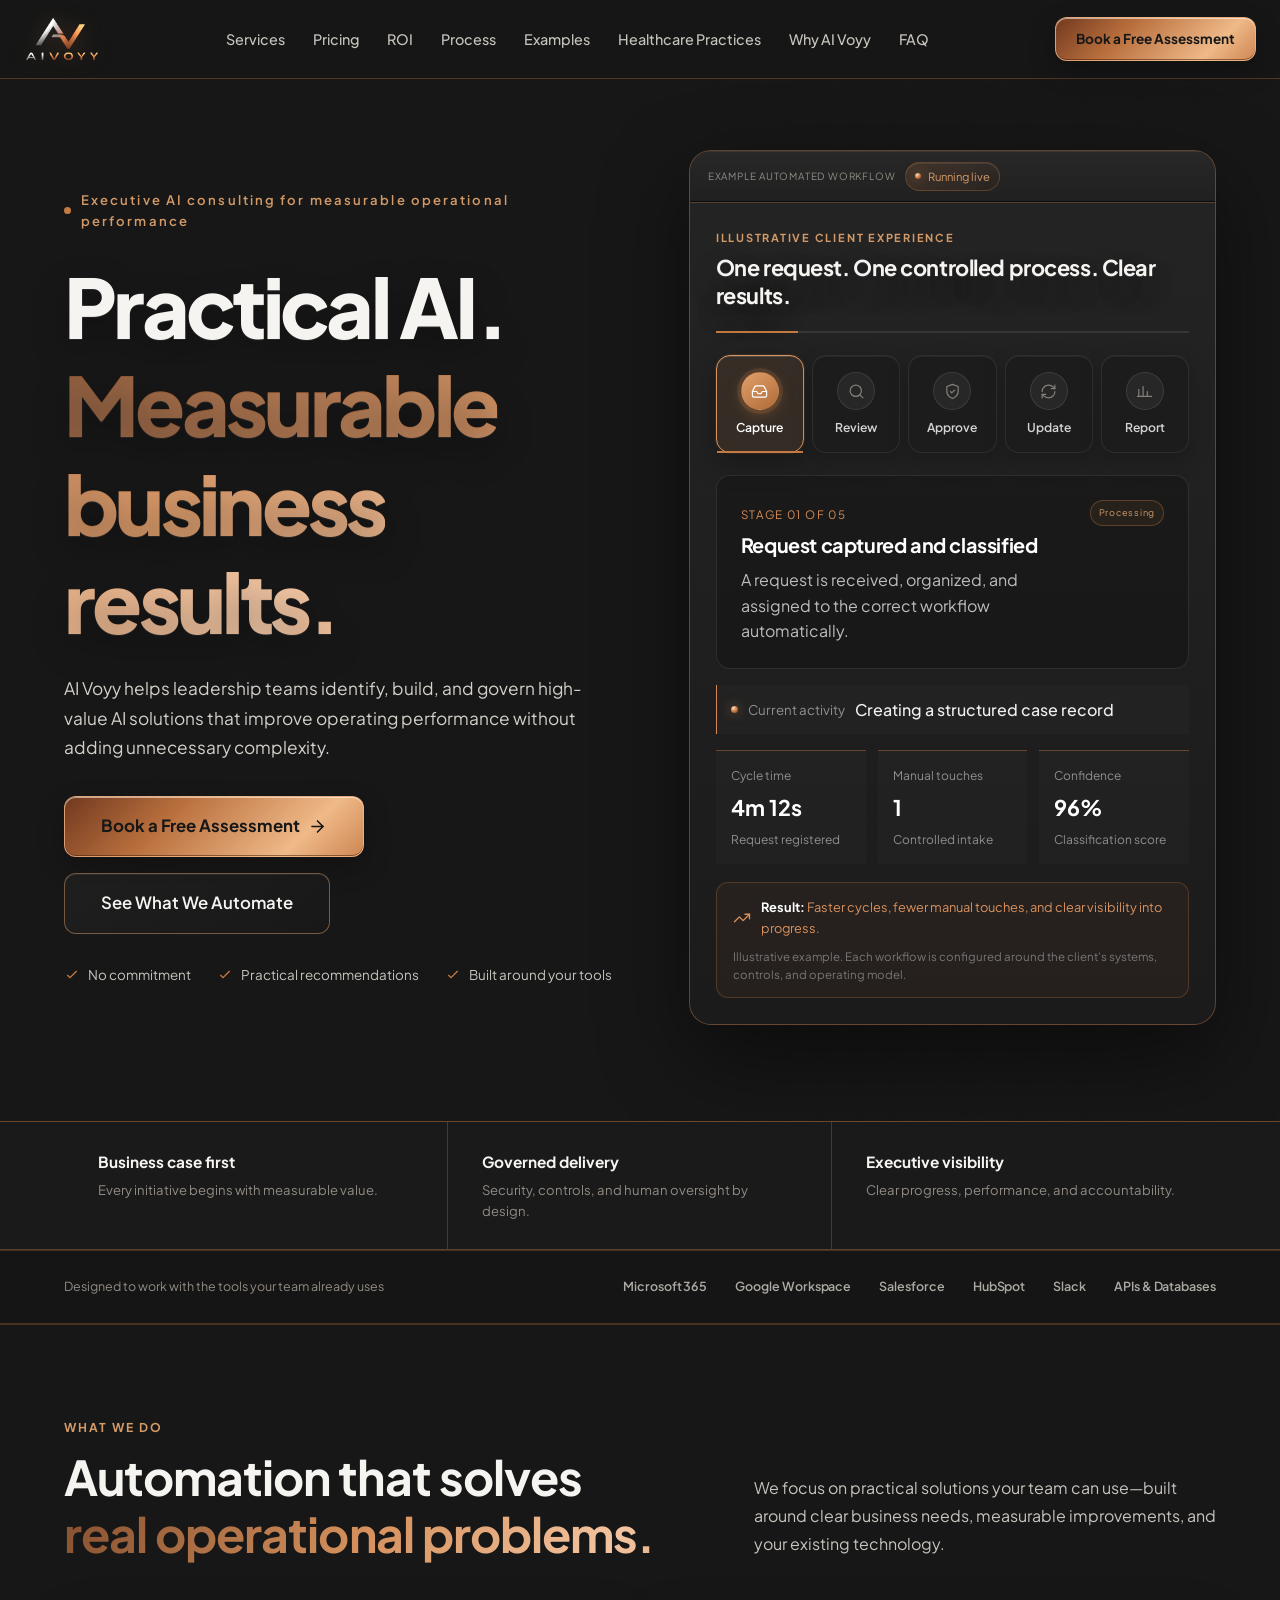
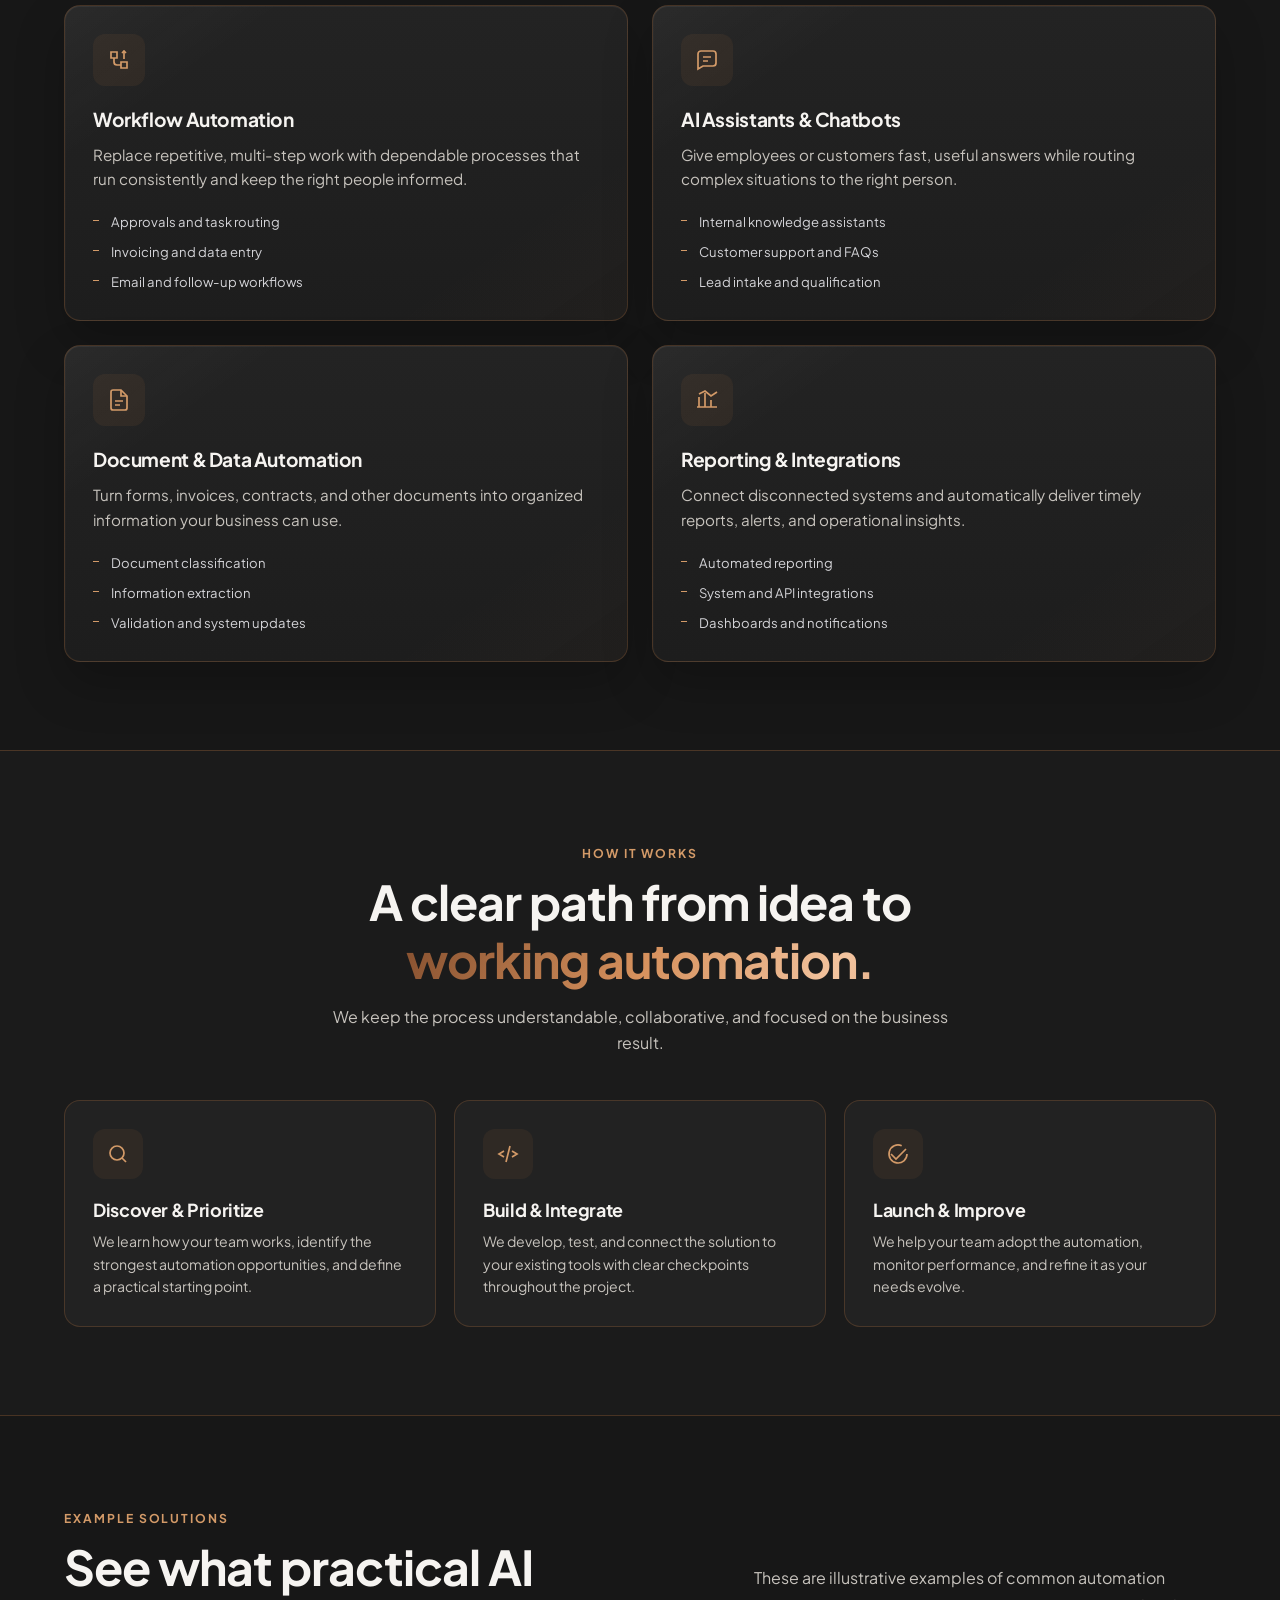
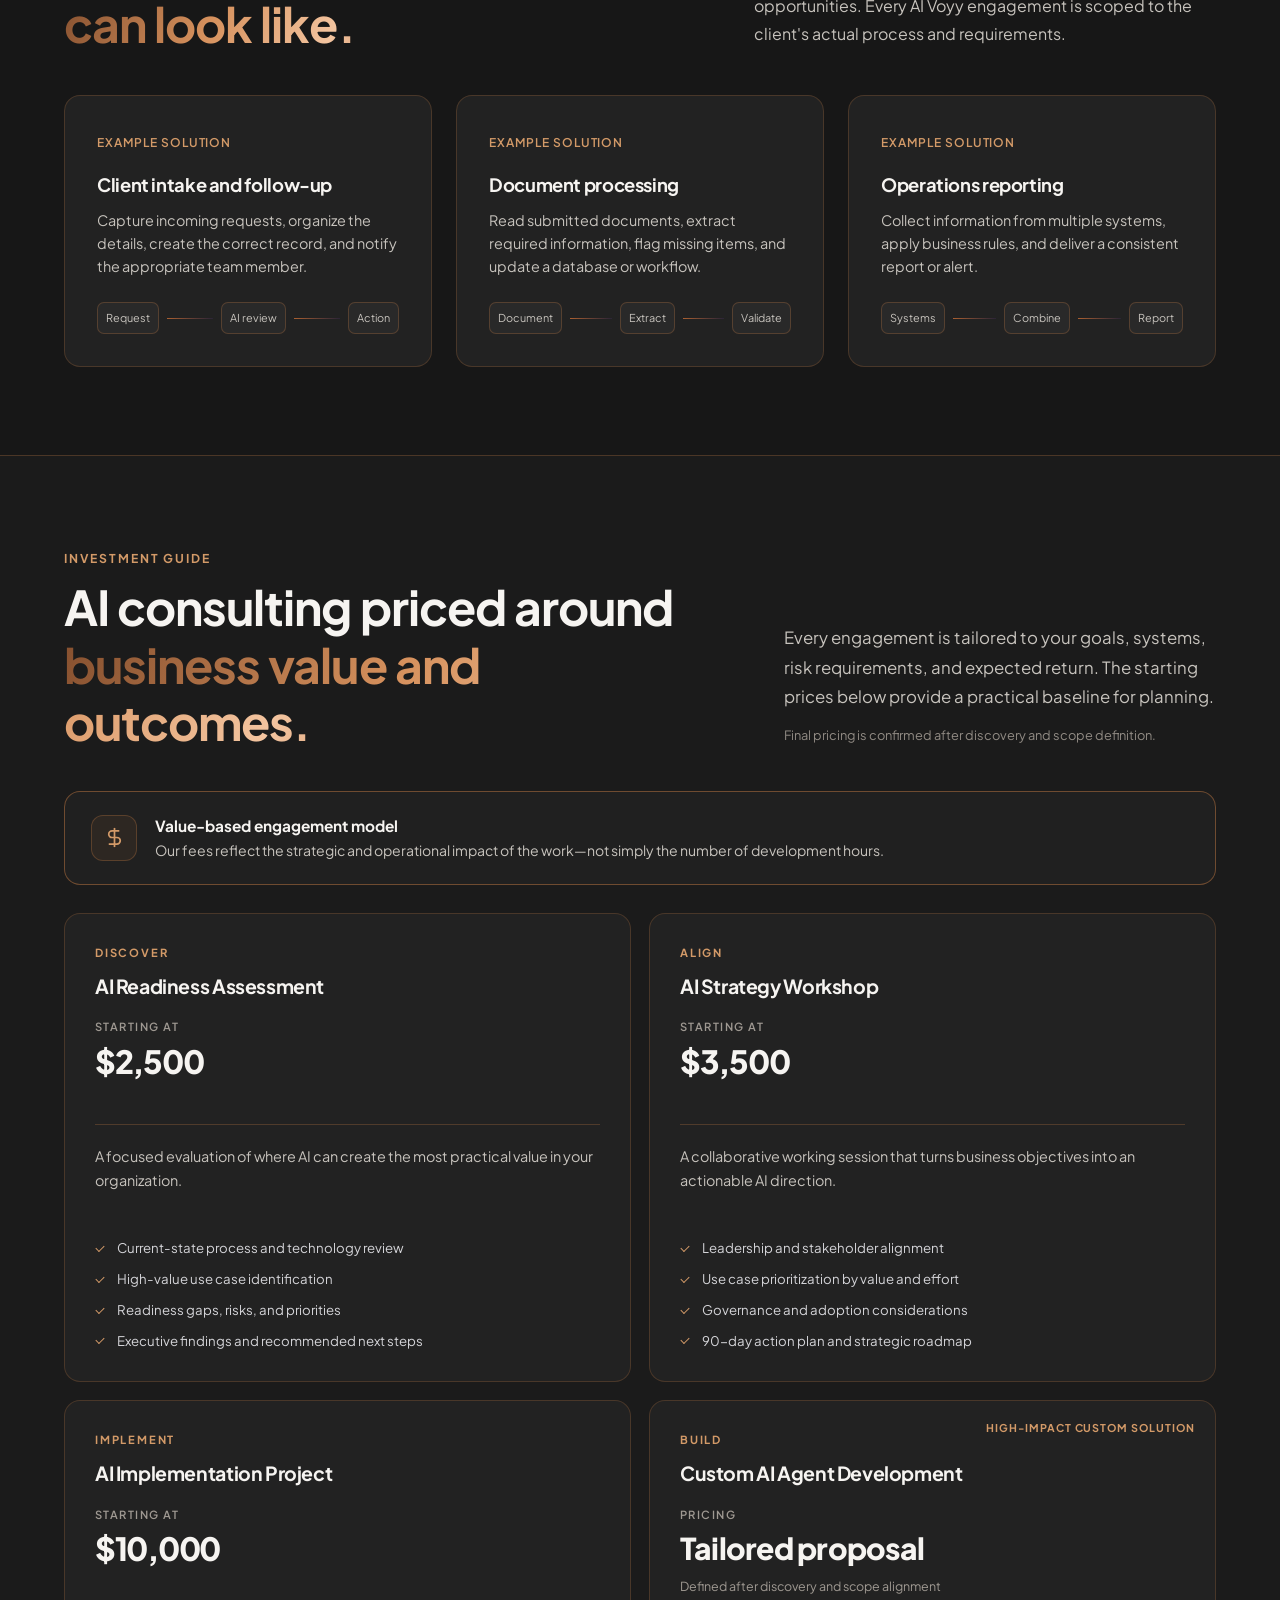
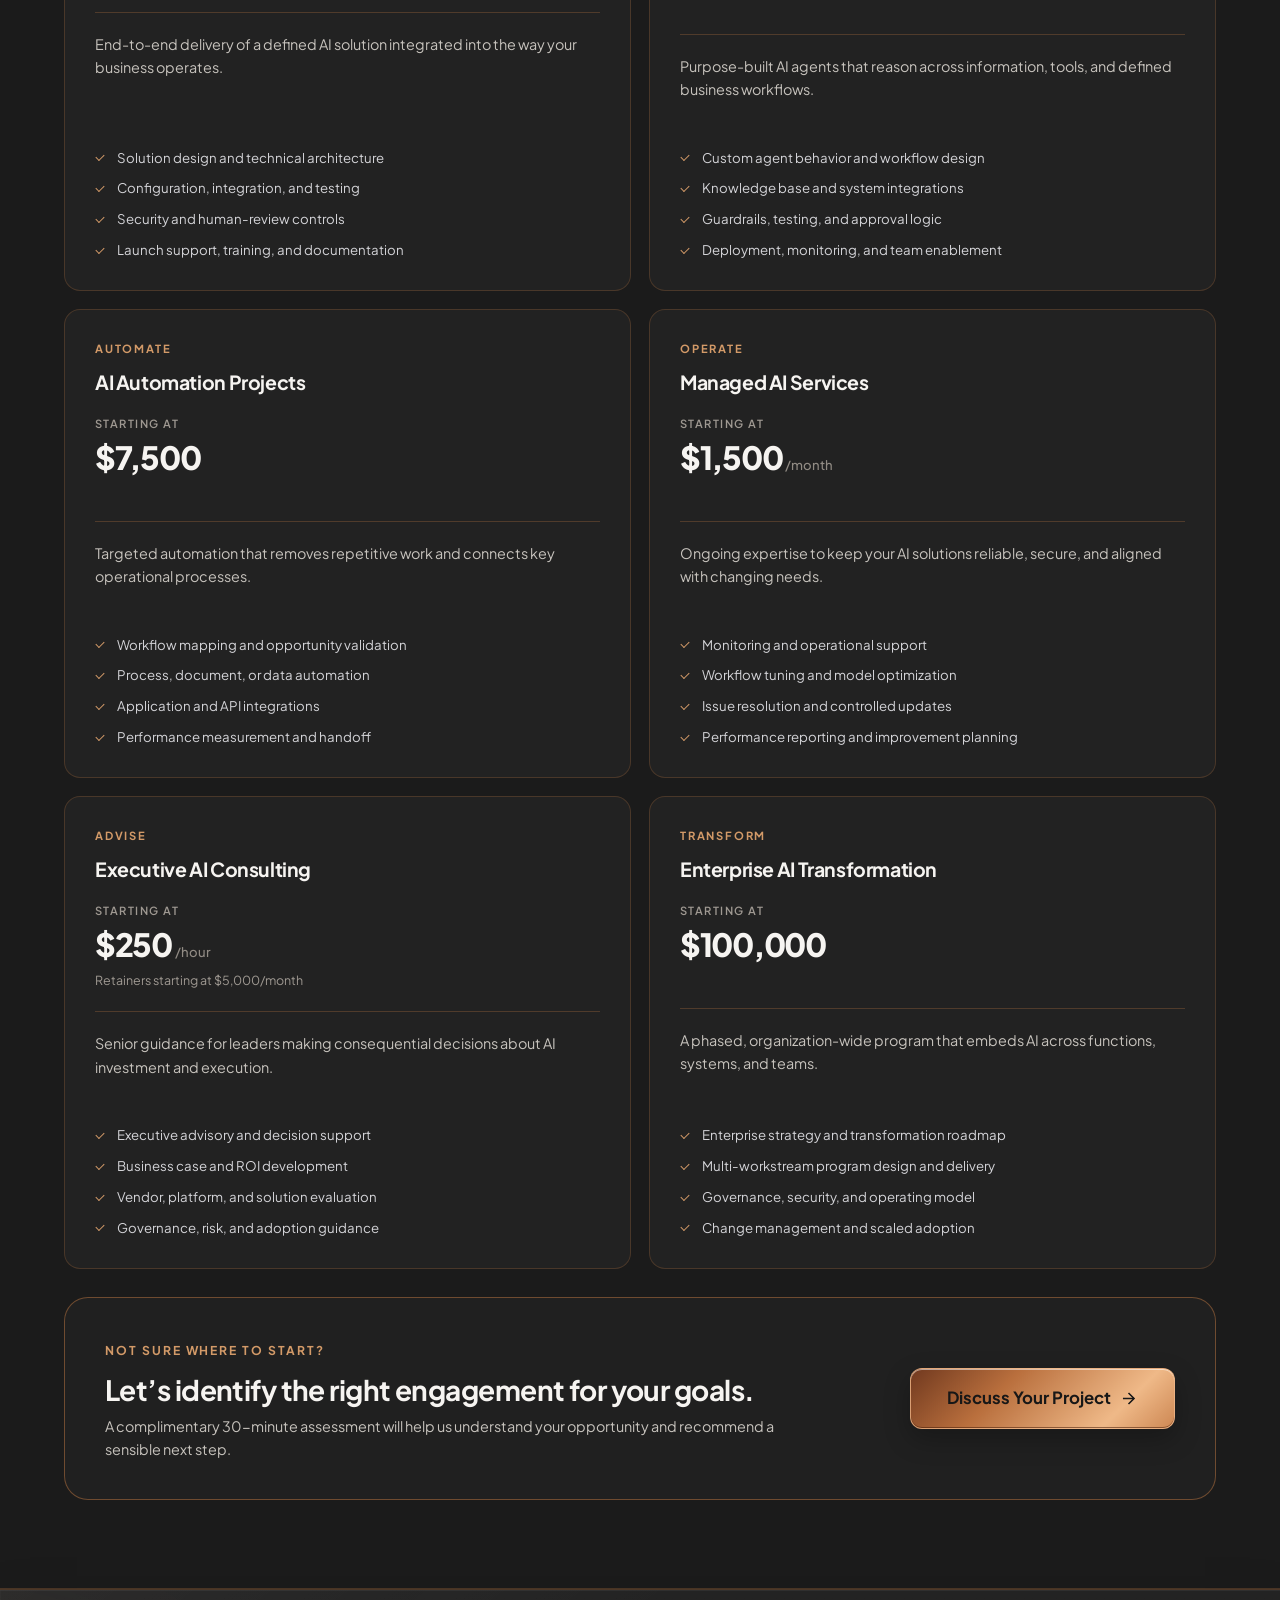
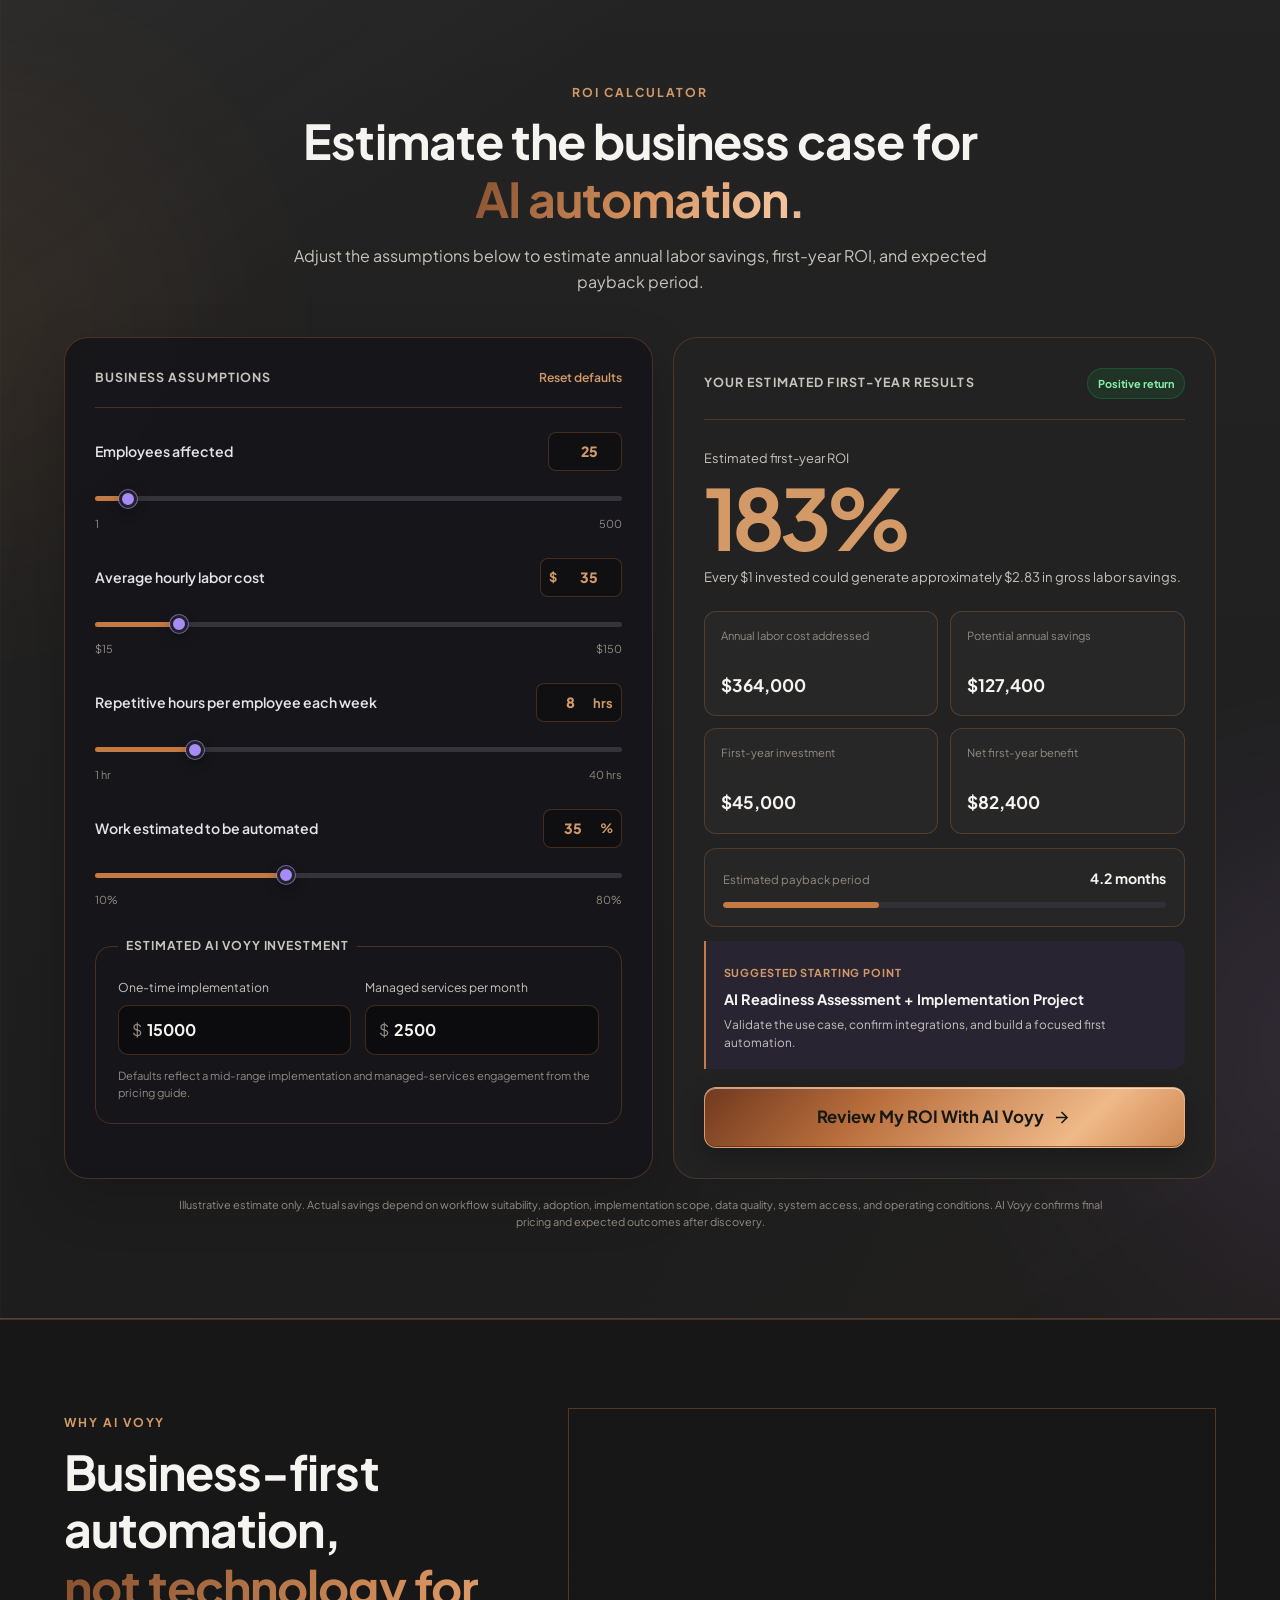
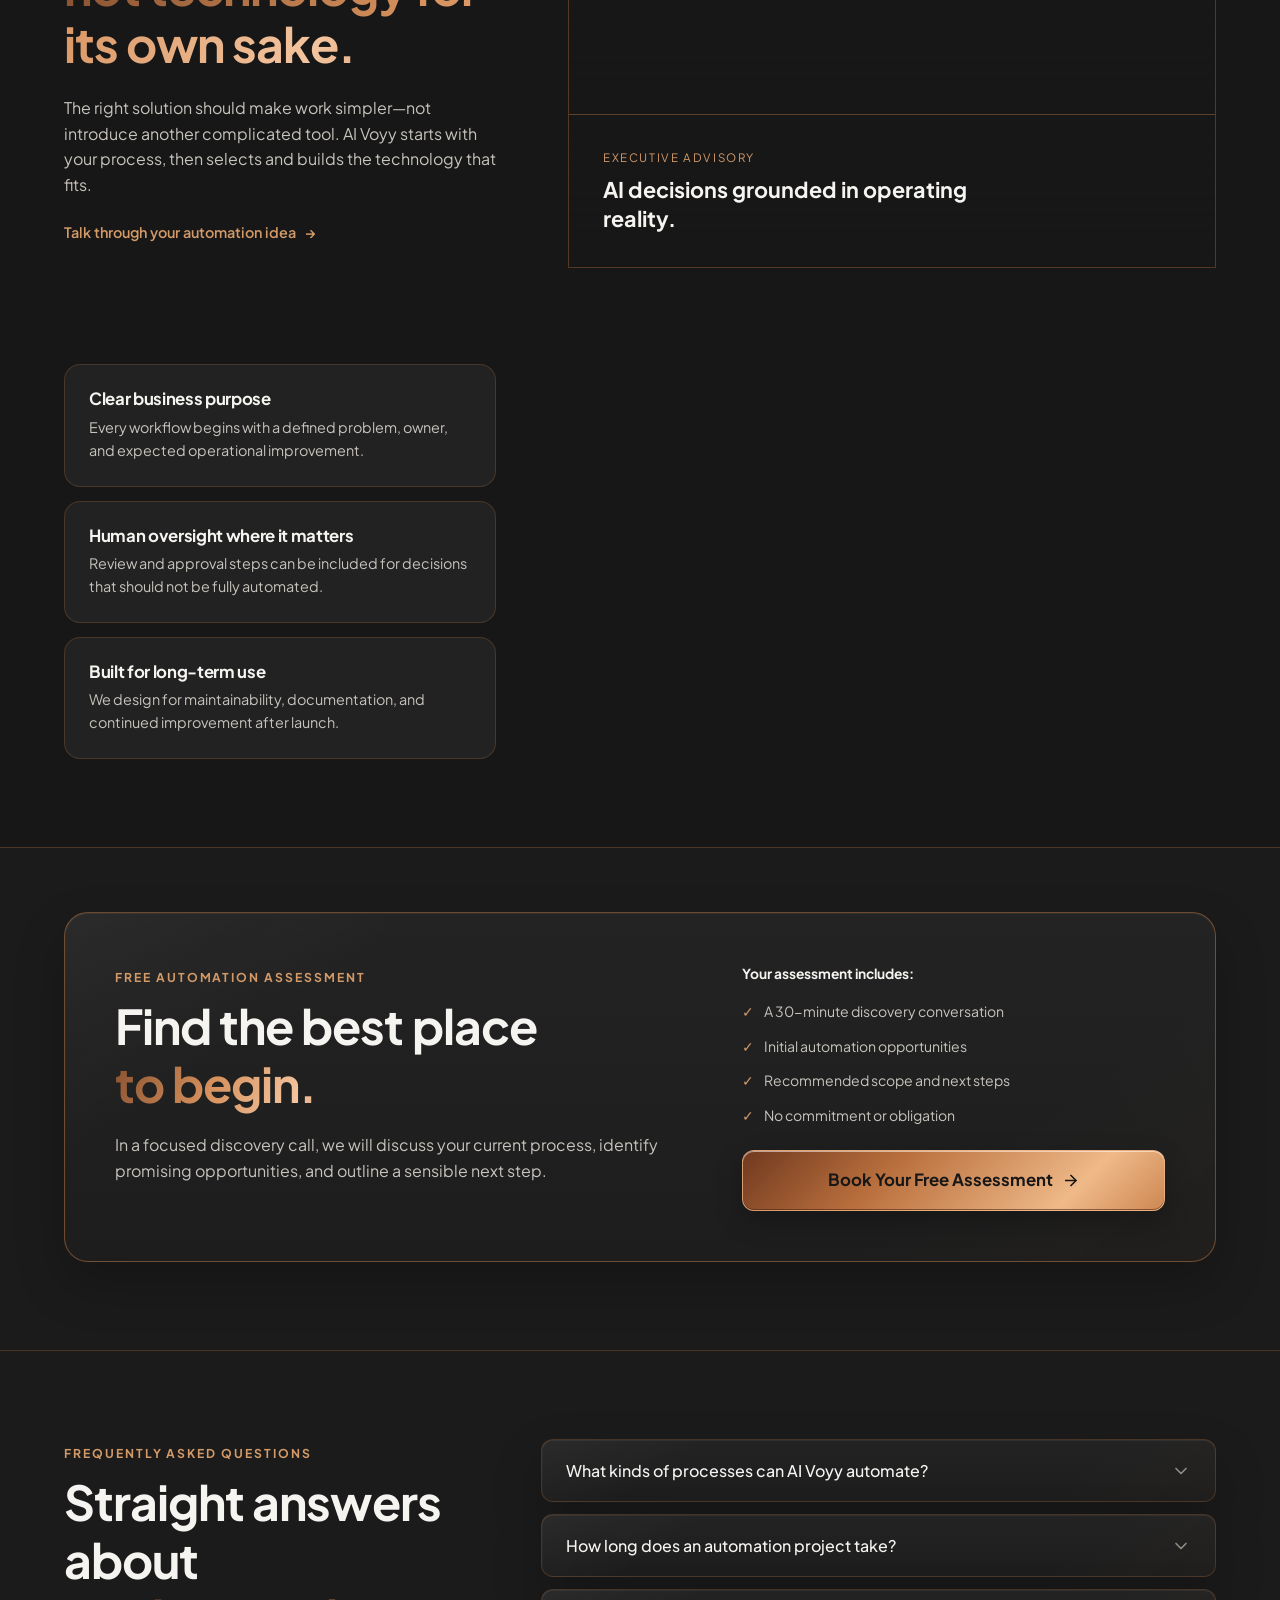
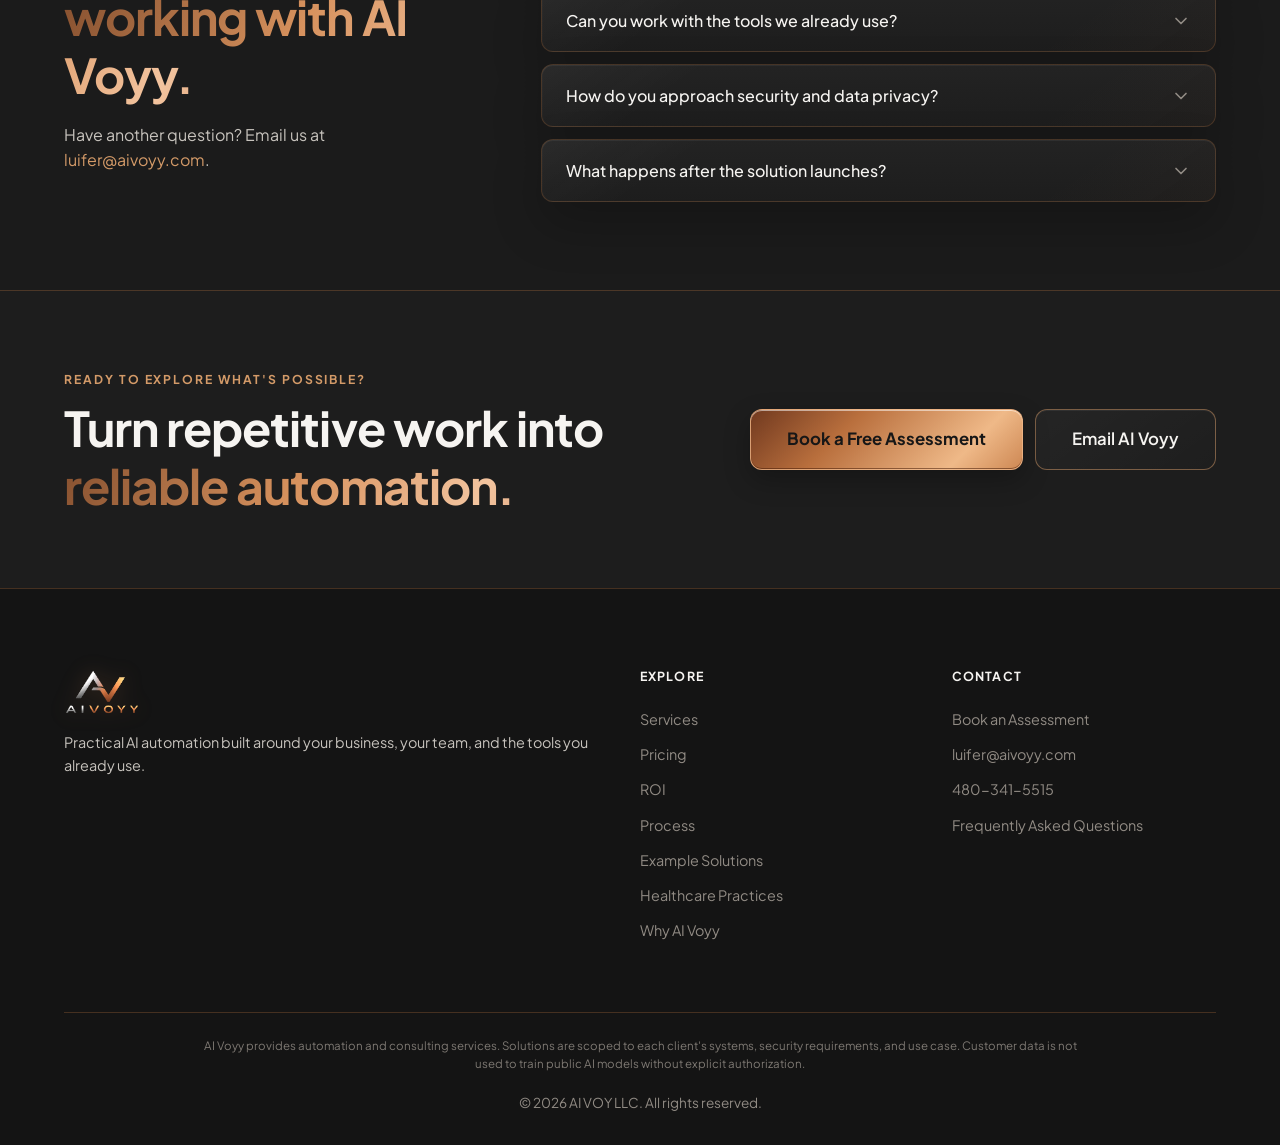
<file: index.html>
<!DOCTYPE html>
<html lang="en">
<head>
    <meta charset="UTF-8">
    <meta name="viewport" content="width=device-width, initial-scale=1.0">

    <title>AI Voyy | AI Automation, Workflow &amp; Healthcare Practice Solutions</title>
    <meta name="description" content="AI Voyy designs practical AI automation — including healthcare practice and revenue-cycle workflow automation — that reduces repetitive work and helps your business run more efficiently.">
    <meta name="author" content="AI Voyy">
    <meta name="robots" content="index, follow">
    <link rel="canonical" href="https://aivoyy.com/">

    <meta property="og:type" content="website">
    <meta property="og:url" content="https://aivoyy.com/">
    <meta property="og:title" content="AI Voyy | AI Automation and Workflow Solutions">
    <meta property="og:description" content="Practical AI automation built around your business, your team, and the tools you already use — including healthcare practice and revenue-cycle workflows.">
    <meta property="og:site_name" content="AI Voyy">

    <meta name="twitter:card" content="summary">
    <meta name="twitter:title" content="AI Voyy | AI Automation and Workflow Solutions">
    <meta name="twitter:description" content="Reduce repetitive work and move your business faster with practical AI automation.">

    <link rel="icon" type="image/png" href="favicon.png?v=3">
    <link rel="apple-touch-icon" href="favicon.png?v=3">
    <link rel="preconnect" href="https://fonts.googleapis.com">
    <link rel="preconnect" href="https://fonts.gstatic.com" crossorigin>
    <link href="https://fonts.googleapis.com/css2?family=Plus+Jakarta+Sans:wght@400;500;600;700;800&display=swap" rel="stylesheet">
    <link rel="stylesheet" href="styles.css?v=12">
    <link rel="stylesheet" href="executive-consulting-theme-v6.css?v=7">

    <script type="application/ld+json">
    {
        "@context": "https://schema.org",
        "@type": "ProfessionalService",
        "name": "AI Voyy",
        "url": "https://aivoyy.com",
        "logo": "https://aivoyy.com/logo.png",
        "description": "AI automation and workflow consulting for modern businesses, including healthcare practice workflow automation, revenue-cycle analytics, and integration consulting.",
        "email": "hello@aivoyy.com",
        "telephone": "+1-480-341-5515"
    }
    </script>
</head>

<body class="executive-consulting-theme">
    <a class="skip-link" href="#main-content">Skip to main content</a>

    <nav class="navbar" id="navbar" aria-label="Primary navigation">
        <div class="nav-container">
            <a href="#hero" class="nav-logo" aria-label="AI Voyy home">
                <img src="av-lockup-full.png" alt="" class="nav-logo-img">
                <span>AI Voyy</span>
            </a>

            <ul class="nav-links" id="navLinks">
                <li><a href="#services">Services</a></li>
                <li><a href="#pricing">Pricing</a></li>
                <li><a href="#roi-calculator">ROI</a></li>
                <li><a href="#process">Process</a></li>
                <li><a href="#solutions">Examples</a></li>
                <li><a href="healthcare-practices.html">Healthcare Practices</a></li>
                <li><a href="#about">Why AI Voyy</a></li>
                <li><a href="#faq">FAQ</a></li>
                <li class="mobile-only">
                    <a href="https://cal.com/aivoy/30min" target="_blank" rel="noopener" class="mobile-cta">Book a Free Assessment</a>
                </li>
            </ul>

            <div class="nav-actions">
                <a href="https://cal.com/aivoy/30min" target="_blank" rel="noopener" class="btn btn-primary">
                    Book a Free Assessment
                </a>
            </div>

            <button class="mobile-toggle" id="mobileToggle" type="button" aria-label="Toggle navigation menu" aria-controls="navLinks">
                <span></span>
                <span></span>
                <span></span>
            </button>
        </div>
    </nav>

    <main id="main-content">
        <section class="hero" id="hero">
            <div class="hero-glow hero-glow-one"></div>
            <div class="hero-glow hero-glow-two"></div>
            <div class="hero-grid-bg"></div>

            <div class="container hero-layout">
                <div class="hero-content">
                    <div class="eyebrow">
                        <span class="eyebrow-dot"></span>
                        Executive AI consulting for measurable operational performance
                    </div>

                    <h1>
                        Practical AI.<br>
                        <span class="gradient-text">Measurable business results.</span>
                    </h1>

                    <p class="hero-subtitle">
                        AI Voyy helps leadership teams identify, build, and govern high-value AI solutions that improve operating performance without adding unnecessary complexity.
                    </p>

                    <div class="hero-cta">
                        <a href="https://cal.com/aivoy/30min" target="_blank" rel="noopener" class="btn btn-primary btn-lg">
                            Book a Free Assessment
                            <svg aria-hidden="true" width="19" height="19" viewBox="0 0 24 24" fill="none" stroke="currentColor" stroke-width="2" stroke-linecap="round" stroke-linejoin="round">
                                <path d="M5 12h14"></path>
                                <path d="m12 5 7 7-7 7"></path>
                            </svg>
                        </a>
                        <a href="#services" class="btn btn-secondary btn-lg">See What We Automate</a>
                    </div>

                    <ul class="hero-trust" aria-label="Assessment benefits">
                        <li>
                            <svg aria-hidden="true" viewBox="0 0 24 24"><path d="m5 12 4 4L19 6"></path></svg>
                            No commitment
                        </li>
                        <li>
                            <svg aria-hidden="true" viewBox="0 0 24 24"><path d="m5 12 4 4L19 6"></path></svg>
                            Practical recommendations
                        </li>
                        <li>
                            <svg aria-hidden="true" viewBox="0 0 24 24"><path d="m5 12 4 4L19 6"></path></svg>
                            Built around your tools
                        </li>
                    </ul>
                </div>

                <div class="hero-visual operational-demo simple-demo" id="operationalDemo" aria-label="Animated example of an automated business workflow">
                    <div class="workflow-window">
                        <div class="workflow-topbar">
                            <span class="window-title">Example automated workflow</span>
                            <span class="status-pill"><span></span>Running live</span>
                        </div>

                        <div class="workflow-body">
                            <div class="workflow-heading">
                                <div>
                                    <span class="workflow-kicker">Illustrative client experience</span>
                                    <h2>One request. One controlled process. Clear results.</h2>
                                </div>
                            </div>

                            <div class="demo-progress" aria-hidden="true"><span id="demoProgressBar"></span></div>

                            <div class="simple-flow" role="tablist" aria-label="Workflow stages">
                                <button type="button" class="demo-stage is-active" role="tab" aria-selected="true" data-stage="0">
                                    <span class="flow-node-icon" aria-hidden="true"><svg viewBox="0 0 24 24" fill="none" stroke="currentColor" stroke-width="1.7" stroke-linecap="round" stroke-linejoin="round"><polyline points="22 12 16 12 14 15 10 15 8 12 2 12"></polyline><path d="M5.45 5.11 2 12v6a2 2 0 0 0 2 2h16a2 2 0 0 0 2-2v-6l-3.45-6.89A2 2 0 0 0 16.76 4H7.24a2 2 0 0 0-1.79 1.11z"></path></svg></span>
                                    <strong>Capture</strong>
                                </button>
                                <i aria-hidden="true">→</i>
                                <button type="button" class="demo-stage" role="tab" aria-selected="false" data-stage="1">
                                    <span class="flow-node-icon" aria-hidden="true"><svg viewBox="0 0 24 24" fill="none" stroke="currentColor" stroke-width="1.7" stroke-linecap="round" stroke-linejoin="round"><circle cx="11" cy="11" r="8"></circle><path d="m21 21-4.3-4.3"></path></svg></span>
                                    <strong>Review</strong>
                                </button>
                                <i aria-hidden="true">→</i>
                                <button type="button" class="demo-stage" role="tab" aria-selected="false" data-stage="2">
                                    <span class="flow-node-icon" aria-hidden="true"><svg viewBox="0 0 24 24" fill="none" stroke="currentColor" stroke-width="1.7" stroke-linecap="round" stroke-linejoin="round"><path d="M12 22s8-4 8-10V5l-8-3-8 3v7c0 6 8 10 8 10Z"></path><path d="m9 12 2 2 4-4"></path></svg></span>
                                    <strong>Approve</strong>
                                </button>
                                <i aria-hidden="true">→</i>
                                <button type="button" class="demo-stage" role="tab" aria-selected="false" data-stage="3">
                                    <span class="flow-node-icon" aria-hidden="true"><svg viewBox="0 0 24 24" fill="none" stroke="currentColor" stroke-width="1.7" stroke-linecap="round" stroke-linejoin="round"><path d="M21 12a9 9 0 0 1-9 9 9.75 9.75 0 0 1-6.74-2.74L3 16"></path><path d="M3 12a9 9 0 0 1 9-9 9.75 9.75 0 0 1 6.74 2.74L21 8"></path><path d="M21 3v5h-5"></path><path d="M3 21v-5h5"></path></svg></span>
                                    <strong>Update</strong>
                                </button>
                                <i aria-hidden="true">→</i>
                                <button type="button" class="demo-stage" role="tab" aria-selected="false" data-stage="4">
                                    <span class="flow-node-icon" aria-hidden="true"><svg viewBox="0 0 24 24" fill="none" stroke="currentColor" stroke-width="1.7" stroke-linecap="round" stroke-linejoin="round"><path d="M4 19V9"></path><path d="M10 19V5"></path><path d="M16 19v-7"></path><path d="M22 19H2"></path></svg></span>
                                    <strong>Report</strong>
                                </button>
                            </div>

                            <div class="simple-stage-card" aria-live="polite">
                                <div class="simple-stage-copy">
                                    <span id="demoStageLabel">Stage 01 of 05</span>
                                    <h3 id="demoStageTitle">Request captured and classified</h3>
                                    <p id="demoStageDescription">A request is received, organized, and assigned to the correct workflow automatically.</p>
                                </div>
                                <span class="demo-state" id="demoStageState">Processing</span>
                            </div>

                            <div class="simple-activity">
                                <span class="activity-dot" aria-hidden="true"></span>
                                <small>Current activity</small>
                                <strong id="demoActivityText">Creating a structured case record</strong>
                            </div>

                            <div class="simple-metrics" aria-label="Illustrative workflow metrics">
                                <div><span>Cycle time</span><strong id="demoCycleTime">4m 12s</strong><small id="demoCycleDelta">Request registered</small></div>
                                <div><span>Manual touches</span><strong id="demoTouches">1</strong><small id="demoTouchesDelta">Controlled intake</small></div>
                                <div><span>Confidence</span><strong id="demoConfidence">96%</strong><small id="demoConfidenceDelta">Classification score</small></div>
                            </div>

                            <div id="demoSystemRow" hidden></div>

                            <div class="flow-result-bar">
                                <p class="flow-result-highlight">
                                    <svg aria-hidden="true" viewBox="0 0 24 24" fill="none" stroke="currentColor" stroke-width="1.8" stroke-linecap="round" stroke-linejoin="round"><polyline points="22 7 13.5 15.5 8.5 10.5 2 17"></polyline><polyline points="16 7 22 7 22 13"></polyline></svg>
                                    <span><strong>Result:</strong> Faster cycles, fewer manual touches, and clear visibility into progress.</span>
                                </p>
                                <p class="flow-result-note">Illustrative example. Each workflow is configured around the client’s systems, controls, and operating model.</p>
                            </div>
                        </div>
                    </div>
                </div>
            </div>
        </section>

        <section class="executive-proof" aria-label="Executive consulting principles">
            <div class="container executive-proof-grid">
                <div><strong>Business case first</strong><span>Every initiative begins with measurable value.</span></div>
                <div><strong>Governed delivery</strong><span>Security, controls, and human oversight by design.</span></div>
                <div><strong>Executive visibility</strong><span>Clear progress, performance, and accountability.</span></div>
            </div>
        </section>

        <section class="integration-strip" aria-label="Integration capabilities">
            <div class="container">
                <p>Designed to work with the tools your team already uses</p>
                <div class="integration-list">
                    <span class="integration-brand integration-brand-microsoft">Microsoft 365</span>
                    <span class="integration-brand integration-brand-google">Google Workspace</span>
                    <span class="integration-brand integration-brand-salesforce">Salesforce</span>
                    <span class="integration-brand integration-brand-hubspot">HubSpot</span>
                    <span class="integration-brand integration-brand-slack">Slack</span>
                    <span class="integration-brand">APIs &amp; Databases</span>
                </div>
            </div>
        </section>

        <section class="section services" id="services">
            <div class="container">
                <div class="section-heading">
                    <div>
                        <span class="section-label">What we do</span>
                        <h2>Automation that solves<br><span class="gradient-text">real operational problems.</span></h2>
                    </div>
                    <p>
                        We focus on practical solutions your team can use—built around clear business needs,
                        measurable improvements, and your existing technology.
                    </p>
                </div>

                <div class="services-grid">
                    <article class="service-card">
                        <div class="service-icon">
                                <svg aria-hidden="true" viewBox="0 0 24 24" fill="none" stroke="currentColor" stroke-width="1.7">
                                    <path d="M4 4h6v6H4z"></path>
                                    <path d="M14 14h6v6h-6z"></path>
                                    <path d="M7 10v4a3 3 0 0 0 3 3h4"></path>
                                    <path d="m15 5 2-2 2 2"></path>
                                    <path d="M17 3v8"></path>
                                </svg>
                            </div>
                        <h3>Workflow Automation</h3>
                        <p>Replace repetitive, multi-step work with dependable processes that run consistently and keep the right people informed.</p>
                        <ul class="service-examples">
                            <li>Approvals and task routing</li>
                            <li>Invoicing and data entry</li>
                            <li>Email and follow-up workflows</li>
                        </ul>
                    </article>

                    <article class="service-card">
                        <div class="service-icon">
                                <svg aria-hidden="true" viewBox="0 0 24 24" fill="none" stroke="currentColor" stroke-width="1.7">
                                    <path d="M21 15a3 3 0 0 1-3 3H8l-5 3V6a3 3 0 0 1 3-3h12a3 3 0 0 1 3 3z"></path>
                                    <path d="M8 9h8"></path>
                                    <path d="M8 13h5"></path>
                                </svg>
                            </div>
                        <h3>AI Assistants &amp; Chatbots</h3>
                        <p>Give employees or customers fast, useful answers while routing complex situations to the right person.</p>
                        <ul class="service-examples">
                            <li>Internal knowledge assistants</li>
                            <li>Customer support and FAQs</li>
                            <li>Lead intake and qualification</li>
                        </ul>
                    </article>

                    <article class="service-card">
                        <div class="service-icon">
                                <svg aria-hidden="true" viewBox="0 0 24 24" fill="none" stroke="currentColor" stroke-width="1.7">
                                    <path d="M14 2H6a2 2 0 0 0-2 2v16a2 2 0 0 0 2 2h12a2 2 0 0 0 2-2V8z"></path>
                                    <path d="M14 2v6h6"></path>
                                    <path d="M8 13h8"></path>
                                    <path d="M8 17h5"></path>
                                </svg>
                            </div>
                        <h3>Document &amp; Data Automation</h3>
                        <p>Turn forms, invoices, contracts, and other documents into organized information your business can use.</p>
                        <ul class="service-examples">
                            <li>Document classification</li>
                            <li>Information extraction</li>
                            <li>Validation and system updates</li>
                        </ul>
                    </article>

                    <article class="service-card">
                        <div class="service-icon">
                                <svg aria-hidden="true" viewBox="0 0 24 24" fill="none" stroke="currentColor" stroke-width="1.7">
                                    <path d="M4 19V9"></path>
                                    <path d="M10 19V5"></path>
                                    <path d="M16 19v-7"></path>
                                    <path d="M22 19H2"></path>
                                    <path d="m4 6 6-3 6 5 6-4"></path>
                                </svg>
                            </div>
                        <h3>Reporting &amp; Integrations</h3>
                        <p>Connect disconnected systems and automatically deliver timely reports, alerts, and operational insights.</p>
                        <ul class="service-examples">
                            <li>Automated reporting</li>
                            <li>System and API integrations</li>
                            <li>Dashboards and notifications</li>
                        </ul>
                    </article>
                </div>
            </div>
        </section>

        <section class="section process" id="process">
            <div class="container">
                <div class="section-header-centered">
                    <span class="section-label">How it works</span>
                    <h2>A clear path from idea to<br><span class="gradient-text">working automation.</span></h2>
                    <p>We keep the process understandable, collaborative, and focused on the business result.</p>
                </div>

                <div class="process-grid">
                    <article class="process-step">
                        <div class="step-icon">
                            <svg aria-hidden="true" viewBox="0 0 24 24" fill="none" stroke="currentColor" stroke-width="1.7">
                                <circle cx="11" cy="11" r="7"></circle>
                                <path d="m20 20-4-4"></path>
                            </svg>
                        </div>
                        <h3>Discover &amp; Prioritize</h3>
                        <p>We learn how your team works, identify the strongest automation opportunities, and define a practical starting point.</p>
                    </article>

                    <article class="process-step">
                        <div class="step-icon">
                            <svg aria-hidden="true" viewBox="0 0 24 24" fill="none" stroke="currentColor" stroke-width="1.7">
                                <path d="m8 9-5 3 5 3"></path>
                                <path d="m16 9 5 3-5 3"></path>
                                <path d="m14 4-4 16"></path>
                            </svg>
                        </div>
                        <h3>Build &amp; Integrate</h3>
                        <p>We develop, test, and connect the solution to your existing tools with clear checkpoints throughout the project.</p>
                    </article>

                    <article class="process-step">
                        <div class="step-icon">
                            <svg aria-hidden="true" viewBox="0 0 24 24" fill="none" stroke="currentColor" stroke-width="1.7">
                                <path d="M20 7 10 17l-5-5"></path>
                                <path d="M21 12a9 9 0 1 1-5.3-8.2"></path>
                            </svg>
                        </div>
                        <h3>Launch &amp; Improve</h3>
                        <p>We help your team adopt the automation, monitor performance, and refine it as your needs evolve.</p>
                    </article>
                </div>
            </div>
        </section>

        <section class="section solutions" id="solutions">
            <div class="container">
                <div class="section-heading">
                    <div>
                        <span class="section-label">Example solutions</span>
                        <h2>See what practical AI<br><span class="gradient-text">can look like.</span></h2>
                    </div>
                    <p>
                        These are illustrative examples of common automation opportunities.
                        Every AI Voyy engagement is scoped to the client's actual process and requirements.
                    </p>
                </div>

                <div class="cases-grid">
                    <article class="case-card">
                        <div class="case-topline">
                            <span class="case-label">Example solution</span>
                        </div>
                        <h3>Client intake and follow-up</h3>
                        <p>Capture incoming requests, organize the details, create the correct record, and notify the appropriate team member.</p>
                        <div class="case-flow">
                            <span>Request</span><i></i><span>AI review</span><i></i><span>Action</span>
                        </div>
                    </article>

                    <article class="case-card">
                        <div class="case-topline">
                            <span class="case-label">Example solution</span>
                        </div>
                        <h3>Document processing</h3>
                        <p>Read submitted documents, extract required information, flag missing items, and update a database or workflow.</p>
                        <div class="case-flow">
                            <span>Document</span><i></i><span>Extract</span><i></i><span>Validate</span>
                        </div>
                    </article>

                    <article class="case-card">
                        <div class="case-topline">
                            <span class="case-label">Example solution</span>
                        </div>
                        <h3>Operations reporting</h3>
                        <p>Collect information from multiple systems, apply business rules, and deliver a consistent report or alert.</p>
                        <div class="case-flow">
                            <span>Systems</span><i></i><span>Combine</span><i></i><span>Report</span>
                        </div>
                    </article>
                </div>
            </div>
        </section>

        <section class="section pricing-schedule" id="pricing">
            <div class="pricing-orb pricing-orb-one" aria-hidden="true"></div>
            <div class="pricing-orb pricing-orb-two" aria-hidden="true"></div>

            <div class="container pricing-container">
                <div class="pricing-intro">
                    <div>
                        <span class="section-label">Investment guide</span>
                        <h2>AI consulting priced around<br><span class="gradient-text">business value and outcomes.</span></h2>
                    </div>
                    <div class="pricing-intro-copy">
                        <p>
                            Every engagement is tailored to your goals, systems, risk requirements, and expected return.
                            The starting prices below provide a practical baseline for planning.
                        </p>
                        <span class="pricing-note">Final pricing is confirmed after discovery and scope definition.</span>
                    </div>
                </div>

                <div class="pricing-value-bar">
                    <div class="pricing-value-icon" aria-hidden="true">
                        <svg viewBox="0 0 24 24" fill="none" stroke="currentColor" stroke-width="1.8">
                            <path d="M12 2v20"></path>
                            <path d="M17 5H9.5a3.5 3.5 0 0 0 0 7h5a3.5 3.5 0 0 1 0 7H6"></path>
                        </svg>
                    </div>
                    <div>
                        <strong>Value-based engagement model</strong>
                        <p>Our fees reflect the strategic and operational impact of the work—not simply the number of development hours.</p>
                    </div>
                </div>

                <div class="pricing-services-grid">
                    <article class="pricing-service-card">
                        <div class="pricing-card-heading">
                            <span class="pricing-category">Discover</span>
                            <h3>AI Readiness Assessment</h3>
                            <div class="pricing-price-block"><span class="pricing-prefix">Starting at</span><p class="pricing-range">$2,500</p></div>
                        </div>
                        <p class="pricing-summary">A focused evaluation of where AI can create the most practical value in your organization.</p>
                        <ul class="pricing-points">
                            <li>Current-state process and technology review</li>
                            <li>High-value use case identification</li>
                            <li>Readiness gaps, risks, and priorities</li>
                            <li>Executive findings and recommended next steps</li>
                        </ul>
                    </article>

                    <article class="pricing-service-card">
                        <div class="pricing-card-heading">
                            <span class="pricing-category">Align</span>
                            <h3>AI Strategy Workshop</h3>
                            <div class="pricing-price-block"><span class="pricing-prefix">Starting at</span><p class="pricing-range">$3,500</p></div>
                        </div>
                        <p class="pricing-summary">A collaborative working session that turns business objectives into an actionable AI direction.</p>
                        <ul class="pricing-points">
                            <li>Leadership and stakeholder alignment</li>
                            <li>Use case prioritization by value and effort</li>
                            <li>Governance and adoption considerations</li>
                            <li>90-day action plan and strategic roadmap</li>
                        </ul>
                    </article>

                    <article class="pricing-service-card">
                        <div class="pricing-card-heading">
                            <span class="pricing-category">Implement</span>
                            <h3>AI Implementation Project</h3>
                            <div class="pricing-price-block"><span class="pricing-prefix">Starting at</span><p class="pricing-range">$10,000</p></div>
                        </div>
                        <p class="pricing-summary">End-to-end delivery of a defined AI solution integrated into the way your business operates.</p>
                        <ul class="pricing-points">
                            <li>Solution design and technical architecture</li>
                            <li>Configuration, integration, and testing</li>
                            <li>Security and human-review controls</li>
                            <li>Launch support, training, and documentation</li>
                        </ul>
                    </article>

                    <article class="pricing-service-card pricing-service-card-featured">
                        <span class="pricing-featured-label">High-impact custom solution</span>
                        <div class="pricing-card-heading">
                            <span class="pricing-category">Build</span>
                            <h3>Custom AI Agent Development</h3>
                            <div class="pricing-price-block pricing-price-block-custom"><span class="pricing-prefix">Pricing</span><p class="pricing-range pricing-range-custom">Tailored proposal</p><small>Defined after discovery and scope alignment</small></div>
                        </div>
                        <p class="pricing-summary">Purpose-built AI agents that reason across information, tools, and defined business workflows.</p>
                        <ul class="pricing-points">
                            <li>Custom agent behavior and workflow design</li>
                            <li>Knowledge base and system integrations</li>
                            <li>Guardrails, testing, and approval logic</li>
                            <li>Deployment, monitoring, and team enablement</li>
                        </ul>
                    </article>

                    <article class="pricing-service-card">
                        <div class="pricing-card-heading">
                            <span class="pricing-category">Automate</span>
                            <h3>AI Automation Projects</h3>
                            <div class="pricing-price-block"><span class="pricing-prefix">Starting at</span><p class="pricing-range">$7,500</p></div>
                        </div>
                        <p class="pricing-summary">Targeted automation that removes repetitive work and connects key operational processes.</p>
                        <ul class="pricing-points">
                            <li>Workflow mapping and opportunity validation</li>
                            <li>Process, document, or data automation</li>
                            <li>Application and API integrations</li>
                            <li>Performance measurement and handoff</li>
                        </ul>
                    </article>

                    <article class="pricing-service-card">
                        <div class="pricing-card-heading">
                            <span class="pricing-category">Operate</span>
                            <h3>Managed AI Services</h3>
                            <div class="pricing-price-block"><span class="pricing-prefix">Starting at</span><p class="pricing-range">$1,500<span>/month</span></p></div>
                        </div>
                        <p class="pricing-summary">Ongoing expertise to keep your AI solutions reliable, secure, and aligned with changing needs.</p>
                        <ul class="pricing-points">
                            <li>Monitoring and operational support</li>
                            <li>Workflow tuning and model optimization</li>
                            <li>Issue resolution and controlled updates</li>
                            <li>Performance reporting and improvement planning</li>
                        </ul>
                    </article>

                    <article class="pricing-service-card">
                        <div class="pricing-card-heading">
                            <span class="pricing-category">Advise</span>
                            <h3>Executive AI Consulting</h3>
                            <div class="pricing-price-block">
                                <span class="pricing-prefix">Starting at</span>
                                <p class="pricing-range pricing-range-stacked">$250<span>/hour</span></p>
                                <small>Retainers starting at $5,000/month</small>
                            </div>
                        </div>
                        <p class="pricing-summary">Senior guidance for leaders making consequential decisions about AI investment and execution.</p>
                        <ul class="pricing-points">
                            <li>Executive advisory and decision support</li>
                            <li>Business case and ROI development</li>
                            <li>Vendor, platform, and solution evaluation</li>
                            <li>Governance, risk, and adoption guidance</li>
                        </ul>
                    </article>

                    <article class="pricing-service-card pricing-enterprise-card">
                        <div class="pricing-card-heading">
                            <span class="pricing-category">Transform</span>
                            <h3>Enterprise AI Transformation</h3>
                            <div class="pricing-price-block"><span class="pricing-prefix">Starting at</span><p class="pricing-range">$100,000</p></div>
                        </div>
                        <p class="pricing-summary">A phased, organization-wide program that embeds AI across functions, systems, and teams.</p>
                        <ul class="pricing-points">
                            <li>Enterprise strategy and transformation roadmap</li>
                            <li>Multi-workstream program design and delivery</li>
                            <li>Governance, security, and operating model</li>
                            <li>Change management and scaled adoption</li>
                        </ul>
                    </article>
                </div>

                <div class="pricing-footer">
                    <div>
                        <span class="section-label">Not sure where to start?</span>
                        <h3>Let’s identify the right engagement for your goals.</h3>
                        <p>A complimentary 30-minute assessment will help us understand your opportunity and recommend a sensible next step.</p>
                    </div>
                    <a href="https://cal.com/aivoy/30min" target="_blank" rel="noopener" class="btn btn-primary btn-lg">
                        Discuss Your Project
                        <svg aria-hidden="true" width="19" height="19" viewBox="0 0 24 24" fill="none" stroke="currentColor" stroke-width="2">
                            <path d="M5 12h14"></path>
                            <path d="m12 5 7 7-7 7"></path>
                        </svg>
                    </a>
                </div>
            </div>
        </section>

        <section class="section roi-calculator" id="roi-calculator">
            <div class="roi-orb roi-orb-one" aria-hidden="true"></div>
            <div class="roi-orb roi-orb-two" aria-hidden="true"></div>

            <div class="container roi-container">
                <div class="section-header-centered roi-heading">
                    <span class="section-label">ROI calculator</span>
                    <h2>Estimate the business case for<br><span class="gradient-text">AI automation.</span></h2>
                    <p>Adjust the assumptions below to estimate annual labor savings, first-year ROI, and expected payback period.</p>
                </div>

                <div class="roi-shell">
                    <form class="roi-input-panel" id="roiForm" novalidate>
                        <div class="roi-panel-heading">
                            <span>Business assumptions</span>
                            <button class="roi-reset" id="roiReset" type="button">Reset defaults</button>
                        </div>

                        <div class="roi-fields">
                            <div class="roi-field">
                                <span class="roi-label-row">
                                    <label for="roiEmployees">Employees affected</label>
                                    <span class="roi-number-input">
                                        <input type="number" id="roiEmployeesNumber" min="1" max="500" step="1" value="25" inputmode="numeric" aria-label="Employees affected (exact number)">
                                    </span>
                                </span>
                                <input id="roiEmployees" name="employees" type="range" min="1" max="500" step="1" value="25">
                                <span class="roi-range-scale"><span>1</span><span>500</span></span>
                            </div>

                            <div class="roi-field">
                                <span class="roi-label-row">
                                    <label for="roiWage">Average hourly labor cost</label>
                                    <span class="roi-number-input">
                                        <span class="roi-number-affix">$</span>
                                        <input type="number" id="roiWageNumber" min="15" max="150" step="1" value="35" inputmode="numeric" aria-label="Average hourly labor cost (exact amount)">
                                    </span>
                                </span>
                                <input id="roiWage" name="wage" type="range" min="15" max="150" step="1" value="35">
                                <span class="roi-range-scale"><span>$15</span><span>$150</span></span>
                            </div>

                            <div class="roi-field">
                                <span class="roi-label-row">
                                    <label for="roiHours">Repetitive hours per employee each week</label>
                                    <span class="roi-number-input">
                                        <input type="number" id="roiHoursNumber" min="1" max="40" step="1" value="8" inputmode="numeric" aria-label="Repetitive hours per employee each week (exact number)">
                                        <span class="roi-number-affix">hrs</span>
                                    </span>
                                </span>
                                <input id="roiHours" name="hours" type="range" min="1" max="40" step="1" value="8">
                                <span class="roi-range-scale"><span>1 hr</span><span>40 hrs</span></span>
                            </div>

                            <div class="roi-field">
                                <span class="roi-label-row">
                                    <label for="roiAutomation">Work estimated to be automated</label>
                                    <span class="roi-number-input">
                                        <input type="number" id="roiAutomationNumber" min="10" max="80" step="5" value="35" inputmode="numeric" aria-label="Work estimated to be automated (exact percent)">
                                        <span class="roi-number-affix">%</span>
                                    </span>
                                </span>
                                <input id="roiAutomation" name="automation" type="range" min="10" max="80" step="5" value="35">
                                <span class="roi-range-scale"><span>10%</span><span>80%</span></span>
                            </div>
                        </div>

                        <fieldset class="roi-investment-fields">
                            <legend>Estimated AI Voyy investment</legend>
                            <div class="roi-money-grid">
                                <label for="roiImplementation">
                                    <span>One-time implementation</span>
                                    <div class="roi-money-input"><span>$</span><input id="roiImplementation" name="implementation" type="number" min="0" step="500" value="15000" inputmode="numeric"></div>
                                </label>
                                <label for="roiMonthly">
                                    <span>Managed services per month</span>
                                    <div class="roi-money-input"><span>$</span><input id="roiMonthly" name="monthly" type="number" min="0" step="250" value="2500" inputmode="numeric"></div>
                                </label>
                            </div>
                            <p>Defaults reflect a mid-range implementation and managed-services engagement from the pricing guide.</p>
                        </fieldset>
                    </form>

                    <aside class="roi-results-panel" aria-live="polite" aria-atomic="true">
                        <div class="roi-results-topline">
                            <span>Your estimated first-year results</span>
                            <span class="roi-status" id="roiStatus">Positive return</span>
                        </div>

                        <div class="roi-primary-result">
                            <span>Estimated first-year ROI</span>
                            <strong id="roiPercent">325%</strong>
                            <p id="roiSummary">Every $1 invested could generate approximately $4.25 in gross labor savings.</p>
                        </div>

                        <div class="roi-metrics-grid">
                            <div class="roi-metric">
                                <span>Annual labor cost addressed</span>
                                <strong id="roiLaborCost">$364,000</strong>
                            </div>
                            <div class="roi-metric">
                                <span>Potential annual savings</span>
                                <strong id="roiGrossSavings">$127,400</strong>
                            </div>
                            <div class="roi-metric">
                                <span>First-year investment</span>
                                <strong id="roiInvestment">$45,000</strong>
                            </div>
                            <div class="roi-metric">
                                <span>Net first-year benefit</span>
                                <strong id="roiNetBenefit">$82,400</strong>
                            </div>
                        </div>

                        <div class="roi-payback">
                            <div>
                                <span>Estimated payback period</span>
                                <strong id="roiPayback">4.2 months</strong>
                            </div>
                            <div class="roi-payback-track" aria-hidden="true"><span id="roiPaybackBar"></span></div>
                        </div>

                        <div class="roi-recommendation">
                            <span>Suggested starting point</span>
                            <strong id="roiRecommendation">AI Readiness Assessment + Implementation Project</strong>
                            <p id="roiRecommendationCopy">Validate the use case, confirm integrations, and build a focused first automation.</p>
                        </div>

                        <a href="https://cal.com/aivoy/30min" target="_blank" rel="noopener" class="btn btn-primary btn-lg btn-block">
                            Review My ROI With AI Voyy
                            <svg aria-hidden="true" width="19" height="19" viewBox="0 0 24 24" fill="none" stroke="currentColor" stroke-width="2">
                                <path d="M5 12h14"></path>
                                <path d="m12 5 7 7-7 7"></path>
                            </svg>
                        </a>
                    </aside>
                </div>

                <p class="roi-disclaimer">Illustrative estimate only. Actual savings depend on workflow suitability, adoption, implementation scope, data quality, system access, and operating conditions. AI Voyy confirms final pricing and expected outcomes after discovery.</p>
            </div>
        </section>

        <section class="section about" id="about">
            <div class="container about-grid">
                <div class="about-copy">
                    <span class="section-label">Why AI Voyy</span>
                    <h2>Business-first automation,<br><span class="gradient-text">not technology for its own sake.</span></h2>
                    <p class="about-intro">
                        The right solution should make work simpler—not introduce another complicated tool.
                        AI Voyy starts with your process, then selects and builds the technology that fits.
                    </p>
                    <a href="https://cal.com/aivoy/30min" target="_blank" rel="noopener" class="text-link">
                        Talk through your automation idea
                        <span aria-hidden="true">→</span>
                    </a>
                </div>

                <div class="executive-image-panel" role="img" aria-label="Modern executive boardroom with architectural glass and warm copper details">
                    <div class="executive-image-caption">
                        <span>Executive advisory</span>
                        <strong>AI decisions grounded in operating reality.</strong>
                    </div>
                </div>

                <div class="benefits-list">
                    <article class="benefit-card">
                        <div>
                            <h3>Clear business purpose</h3>
                            <p>Every workflow begins with a defined problem, owner, and expected operational improvement.</p>
                        </div>
                    </article>

                    <article class="benefit-card">
                        <div>
                            <h3>Human oversight where it matters</h3>
                            <p>Review and approval steps can be included for decisions that should not be fully automated.</p>
                        </div>
                    </article>

                    <article class="benefit-card">
                        <div>
                            <h3>Built for long-term use</h3>
                            <p>We design for maintainability, documentation, and continued improvement after launch.</p>
                        </div>
                    </article>
                </div>
            </div>
        </section>

        <section class="section assessment" id="contact">
            <div class="container">
                <div class="assessment-card pricing-card">
                    <div class="assessment-glow"></div>
                    <div class="assessment-copy">
                        <span class="section-label">Free automation assessment</span>
                        <h2>Find the best place<br><span class="gradient-text">to begin.</span></h2>
                        <p>
                            In a focused discovery call, we will discuss your current process,
                            identify promising opportunities, and outline a sensible next step.
                        </p>
                    </div>

                    <div class="assessment-details">
                        <p class="assessment-includes">Your assessment includes:</p>
                        <ul>
                            <li>
                                <span>✓</span>
                                A 30-minute discovery conversation
                            </li>
                            <li>
                                <span>✓</span>
                                Initial automation opportunities
                            </li>
                            <li>
                                <span>✓</span>
                                Recommended scope and next steps
                            </li>
                            <li>
                                <span>✓</span>
                                No commitment or obligation
                            </li>
                        </ul>
                        <a href="https://cal.com/aivoy/30min" target="_blank" rel="noopener" class="btn btn-primary btn-lg btn-block">
                            Book Your Free Assessment
                            <svg aria-hidden="true" width="19" height="19" viewBox="0 0 24 24" fill="none" stroke="currentColor" stroke-width="2">
                                <path d="M5 12h14"></path>
                                <path d="m12 5 7 7-7 7"></path>
                            </svg>
                        </a>
                    </div>
                </div>
            </div>
        </section>

        <section class="section faq" id="faq">
            <div class="container faq-layout">
                <div class="faq-heading">
                    <span class="section-label">Frequently asked questions</span>
                    <h2>Straight answers about<br><span class="gradient-text">working with AI Voyy.</span></h2>
                    <p>Have another question? Email us at <a href="mailto:luifer@aivoyy.com?cc=John.mcbride@aivoyy.com">luifer@aivoyy.com</a>.</p>
                </div>

                <div class="faq-list">
                    <div class="faq-item">
                        <button class="faq-question" type="button" aria-expanded="false">
                            <span>What kinds of processes can AI Voyy automate?</span>
                            <svg class="faq-icon" aria-hidden="true" viewBox="0 0 24 24"><path d="m6 9 6 6 6-6"></path></svg>
                        </button>
                        <div class="faq-answer">
                            <p>Good candidates are repetitive, rules-based, time-consuming, or dependent on moving information between people and systems. Examples include intake, document processing, reporting, follow-up, data entry, and internal support.</p>
                        </div>
                    </div>

                    <div class="faq-item">
                        <button class="faq-question" type="button" aria-expanded="false">
                            <span>How long does an automation project take?</span>
                            <svg class="faq-icon" aria-hidden="true" viewBox="0 0 24 24"><path d="m6 9 6 6 6-6"></path></svg>
                        </button>
                        <div class="faq-answer">
                            <p>Timing depends on complexity, integrations, and approval requirements. A focused pilot may take a few weeks, while a larger multi-system workflow may require a phased implementation. We provide a clear timeline before work begins.</p>
                        </div>
                    </div>

                    <div class="faq-item">
                        <button class="faq-question" type="button" aria-expanded="false">
                            <span>Can you work with the tools we already use?</span>
                            <svg class="faq-icon" aria-hidden="true" viewBox="0 0 24 24"><path d="m6 9 6 6 6-6"></path></svg>
                        </button>
                        <div class="faq-answer">
                            <p>In many cases, yes. We evaluate the APIs, access, security requirements, and capabilities of your existing platforms before recommending an approach. The goal is to improve your current environment whenever practical.</p>
                        </div>
                    </div>

                    <div class="faq-item">
                        <button class="faq-question" type="button" aria-expanded="false">
                            <span>How do you approach security and data privacy?</span>
                            <svg class="faq-icon" aria-hidden="true" viewBox="0 0 24 24"><path d="m6 9 6 6 6-6"></path></svg>
                        </button>
                        <div class="faq-answer">
                            <p>Security and privacy requirements are reviewed during discovery. Solutions can include appropriate access controls, limited data exposure, human approvals, logging, and other safeguards based on the use case. Customer data is not used to train public AI models without explicit authorization.</p>
                        </div>
                    </div>

                    <div class="faq-item">
                        <button class="faq-question" type="button" aria-expanded="false">
                            <span>What happens after the solution launches?</span>
                            <svg class="faq-icon" aria-hidden="true" viewBox="0 0 24 24"><path d="m6 9 6 6 6-6"></path></svg>
                        </button>
                        <div class="faq-answer">
                            <p>We provide a clear handoff and can also offer ongoing monitoring, maintenance, and optimization. The exact support arrangement is defined in your project proposal.</p>
                        </div>
                    </div>

                </div>
            </div>
        </section>

        <section class="final-cta">
            <div class="container">
                <div class="final-cta-inner">
                    <div>
                        <span class="section-label">Ready to explore what's possible?</span>
                        <h2>Turn repetitive work into<br><span class="gradient-text">reliable automation.</span></h2>
                    </div>
                    <div class="final-cta-actions">
                        <a href="https://cal.com/aivoy/30min" target="_blank" rel="noopener" class="btn btn-primary btn-lg">
                            Book a Free Assessment
                        </a>
                        <a href="mailto:luifer@aivoyy.com?cc=John.mcbride@aivoyy.com" class="btn btn-secondary btn-lg">Email AI Voyy</a>
                    </div>
                </div>
            </div>
        </section>
    </main>

    <footer class="footer">
        <div class="container">
            <div class="footer-grid">
                <div class="footer-brand">
                    <a href="#hero" class="nav-logo" aria-label="AI Voyy home">
                        <img src="av-lockup-full.png" alt="" class="nav-logo-img">
                        <span>AI Voyy</span>
                    </a>
                    <p>Practical AI automation built around your business, your team, and the tools you already use.</p>
                </div>

                <div class="footer-links-group">
                    <h3>Explore</h3>
                    <ul>
                        <li><a href="#services">Services</a></li>
                        <li><a href="#pricing">Pricing</a></li>
                <li><a href="#roi-calculator">ROI</a></li>
                        <li><a href="#process">Process</a></li>
                        <li><a href="#solutions">Example Solutions</a></li>
                        <li><a href="healthcare-practices.html">Healthcare Practices</a></li>
                        <li><a href="#about">Why AI Voyy</a></li>
                    </ul>
                </div>

                <div class="footer-links-group">
                    <h3>Contact</h3>
                    <ul>
                        <li><a href="https://cal.com/aivoy/30min" target="_blank" rel="noopener">Book an Assessment</a></li>
                        <li><a href="mailto:luifer@aivoyy.com?cc=John.mcbride@aivoyy.com">luifer@aivoyy.com</a></li>
                        <li><a href="tel:+14803415515">480-341-5515</a></li>
                        <li><a href="#faq">Frequently Asked Questions</a></li>
                    </ul>
                </div>
            </div>

            <div class="footer-bottom">
                <p class="footer-disclaimer">
                    AI Voyy provides automation and consulting services. Solutions are scoped to each client's systems,
                    security requirements, and use case. Customer data is not used to train public AI models without explicit authorization.
                </p>
                <p>&copy; 2026 AI VOY LLC. All rights reserved.</p>
            </div>
        </div>
    </footer>

    <script src="script.js?v=2"></script>

    <script>
document.addEventListener('DOMContentLoaded', () => {
    'use strict';

    const root = document.getElementById('operationalDemo');
    if (root) {
        const stages = [
            { title: 'Request captured and classified', description: 'A request is received, organized, and assigned to the correct workflow automatically.', activity: 'Creating a structured case record', cycle: '4m 12s', cycleNote: 'Request registered', touches: '1', touchesNote: 'Controlled intake', confidence: '96%', confidenceNote: 'Classification score', state: 'Processing' },
            { title: 'Information reviewed against business rules', description: 'AI extracts the required details and checks them against the client’s policies and criteria.', activity: 'Validating submitted information', cycle: '2m 36s', cycleNote: 'Review accelerated', touches: '1', touchesNote: 'No duplicate entry', confidence: '93%', confidenceNote: 'Evidence matched', state: 'Reviewing' },
            { title: 'Exception sent to the right decision-maker', description: 'Only the item requiring judgment is routed to a person, together with the relevant evidence.', activity: 'Preparing a concise approval package', cycle: '1m 48s', cycleNote: 'Decision ready', touches: '2', touchesNote: 'Oversight retained', confidence: '89%', confidenceNote: 'Review threshold', state: 'Approving' },
            { title: 'Approved information updates connected systems', description: 'The approved result is recorded and the correct follow-up actions are created automatically.', activity: 'Updating records and notifications', cycle: '52s', cycleNote: 'Systems synchronized', touches: '2', touchesNote: 'No rekeying', confidence: '100%', confidenceNote: 'Approved action', state: 'Executing' },
            { title: 'Performance becomes visible to leadership', description: 'The completed work is reflected in operating metrics that leaders can monitor and improve.', activity: 'Publishing the operating result', cycle: '9m 28s', cycleNote: 'End-to-end', touches: '2', touchesNote: 'Previously 7', confidence: '98%', confidenceNote: 'Process complete', state: 'Complete' }
        ];
        const buttons = [...root.querySelectorAll('.demo-stage')];
        const el = id => document.getElementById(id);
        let index = 0;
        let startTime = performance.now();
        const duration = 3600;

        function render(next) {
            index = next;
            startTime = performance.now();
            const stage = stages[index];
            buttons.forEach((button, i) => {
                button.classList.toggle('is-active', i === index);
                button.classList.toggle('is-complete', i < index);
                button.setAttribute('aria-selected', String(i === index));
            });
            el('demoStageLabel').textContent = `Stage ${String(index + 1).padStart(2, '0')} of 05`;
            el('demoStageTitle').textContent = stage.title;
            el('demoStageDescription').textContent = stage.description;
            el('demoActivityText').textContent = stage.activity;
            el('demoStageState').textContent = stage.state;
            el('demoCycleTime').textContent = stage.cycle;
            el('demoCycleDelta').textContent = stage.cycleNote;
            el('demoTouches').textContent = stage.touches;
            el('demoTouchesDelta').textContent = stage.touchesNote;
            el('demoConfidence').textContent = stage.confidence;
            el('demoConfidenceDelta').textContent = stage.confidenceNote;
        }
        buttons.forEach(button => button.addEventListener('click', () => render(Number(button.dataset.stage))));
        function animate(now) {
            const progress = Math.min((now - startTime) / duration, 1);
            el('demoProgressBar').style.width = `${((index + progress) / stages.length) * 100}%`;
            if (progress >= 1) render((index + 1) % stages.length);
            requestAnimationFrame(animate);
        }
        render(0);
        requestAnimationFrame(animate);
    }

    const form = document.getElementById('roiForm');
    if (form) {
        const defaults = { employees: 25, wage: 35, hours: 8, automation: 35, implementation: 15000, monthly: 2500 };
        const fields = {
            employees: document.getElementById('roiEmployees'), wage: document.getElementById('roiWage'),
            hours: document.getElementById('roiHours'), automation: document.getElementById('roiAutomation'),
            implementation: document.getElementById('roiImplementation'), monthly: document.getElementById('roiMonthly')
        };
        const numberFields = {
            employees: document.getElementById('roiEmployeesNumber'), wage: document.getElementById('roiWageNumber'),
            hours: document.getElementById('roiHoursNumber'), automation: document.getElementById('roiAutomationNumber')
        };
        const out = {
            roi: document.getElementById('roiPercent'), labor: document.getElementById('roiLaborCost'),
            savings: document.getElementById('roiGrossSavings'), investment: document.getElementById('roiInvestment'),
            benefit: document.getElementById('roiNetBenefit'), payback: document.getElementById('roiPayback'),
            paybackBar: document.getElementById('roiPaybackBar'), status: document.getElementById('roiStatus'),
            summary: document.getElementById('roiSummary'), recommendation: document.getElementById('roiRecommendation'),
            recommendationCopy: document.getElementById('roiRecommendationCopy')
        };
        const money = new Intl.NumberFormat('en-US', { style: 'currency', currency: 'USD', maximumFractionDigits: 0 });
        const number = field => Math.max(0, Number(field.value) || 0);
        function calculate() {
            const employees = number(fields.employees), wage = number(fields.wage), hours = number(fields.hours);
            const automationPercent = number(fields.automation), automation = automationPercent / 100;
            const implementation = number(fields.implementation), monthly = number(fields.monthly);
            const labor = employees * wage * hours * 52;
            const savings = labor * automation;
            const investment = implementation + monthly * 12;
            const benefit = savings - investment;
            const roi = investment > 0 ? (benefit / investment) * 100 : 0;
            const monthlySavings = savings / 12;
            const payback = monthlySavings > 0 ? investment / monthlySavings : Infinity;
            const multiple = investment > 0 ? savings / investment : 0;

            out.roi.textContent = `${Math.round(roi).toLocaleString()}%`;
            out.labor.textContent = money.format(labor);
            out.savings.textContent = money.format(savings);
            out.investment.textContent = money.format(investment);
            out.benefit.textContent = `${benefit < 0 ? '−' : ''}${money.format(Math.abs(benefit))}`;
            out.payback.textContent = Number.isFinite(payback) ? (payback <= 24 ? `${payback.toFixed(1)} months` : 'More than 24 months') : 'Not available';
            out.paybackBar.style.width = `${Number.isFinite(payback) ? Math.min(100, payback / 12 * 100) : 100}%`;
            const positive = benefit >= 0;
            out.status.textContent = positive ? 'Positive return' : 'Investment exceeds savings';
            out.status.classList.toggle('roi-status-negative', !positive);
            out.summary.textContent = investment > 0 ? `Every $1 invested could generate approximately $${multiple.toFixed(2)} in gross labor savings.` : 'Enter an investment amount to calculate ROI.';
            if (savings >= 500000 || employees >= 200) {
                out.recommendation.textContent = 'Enterprise AI Transformation';
                out.recommendationCopy.textContent = 'Prioritize a phased roadmap, governance model, and coordinated automation workstreams.';
            } else if (savings >= 150000) {
                out.recommendation.textContent = 'AI Strategy Workshop + Tailored AI Solution';
                out.recommendationCopy.textContent = 'Align stakeholders, validate controls, and design a higher-impact solution across systems and teams.';
            } else if (savings >= 50000 && roi > 0) {
                out.recommendation.textContent = 'AI Readiness Assessment + Implementation Project';
                out.recommendationCopy.textContent = 'Validate the use case, confirm integrations, and build a focused first automation.';
            } else {
                out.recommendation.textContent = 'AI Readiness Assessment';
                out.recommendationCopy.textContent = 'Start with discovery to identify a stronger workflow or a more cost-effective pilot.';
            }
            Object.values(fields).filter(f => f.type === 'range').forEach(f => {
                const pct = ((Number(f.value) - Number(f.min)) / (Number(f.max) - Number(f.min))) * 100;
                f.style.setProperty('--range-progress', `${pct}%`);
            });
        }
        Object.values(fields).forEach(field => {
            field.addEventListener('input', calculate);
            field.addEventListener('change', calculate);
        });
        function linkRangeAndNumber(rangeEl, numberEl) {
            rangeEl.addEventListener('input', () => { numberEl.value = rangeEl.value; });
            numberEl.addEventListener('input', () => {
                const value = Number(numberEl.value);
                if (Number.isNaN(value)) return;
                const min = Number(rangeEl.min), max = Number(rangeEl.max);
                rangeEl.value = Math.min(max, Math.max(min, value));
                calculate();
            });
            const commit = () => {
                const min = Number(rangeEl.min), max = Number(rangeEl.max);
                let value = Number(numberEl.value);
                if (Number.isNaN(value)) value = Number(rangeEl.value);
                value = Math.min(max, Math.max(min, value));
                numberEl.value = value;
                rangeEl.value = value;
                calculate();
            };
            numberEl.addEventListener('blur', commit);
            numberEl.addEventListener('change', commit);
        }
        Object.keys(numberFields).forEach(key => linkRangeAndNumber(fields[key], numberFields[key]));
        document.getElementById('roiReset')?.addEventListener('click', () => {
            Object.entries(defaults).forEach(([key, value]) => {
                fields[key].value = value;
                if (numberFields[key]) numberFields[key].value = value;
            });
            calculate();
        });
        calculate();
    }
});
    </script>
</body>
</html>
</file>
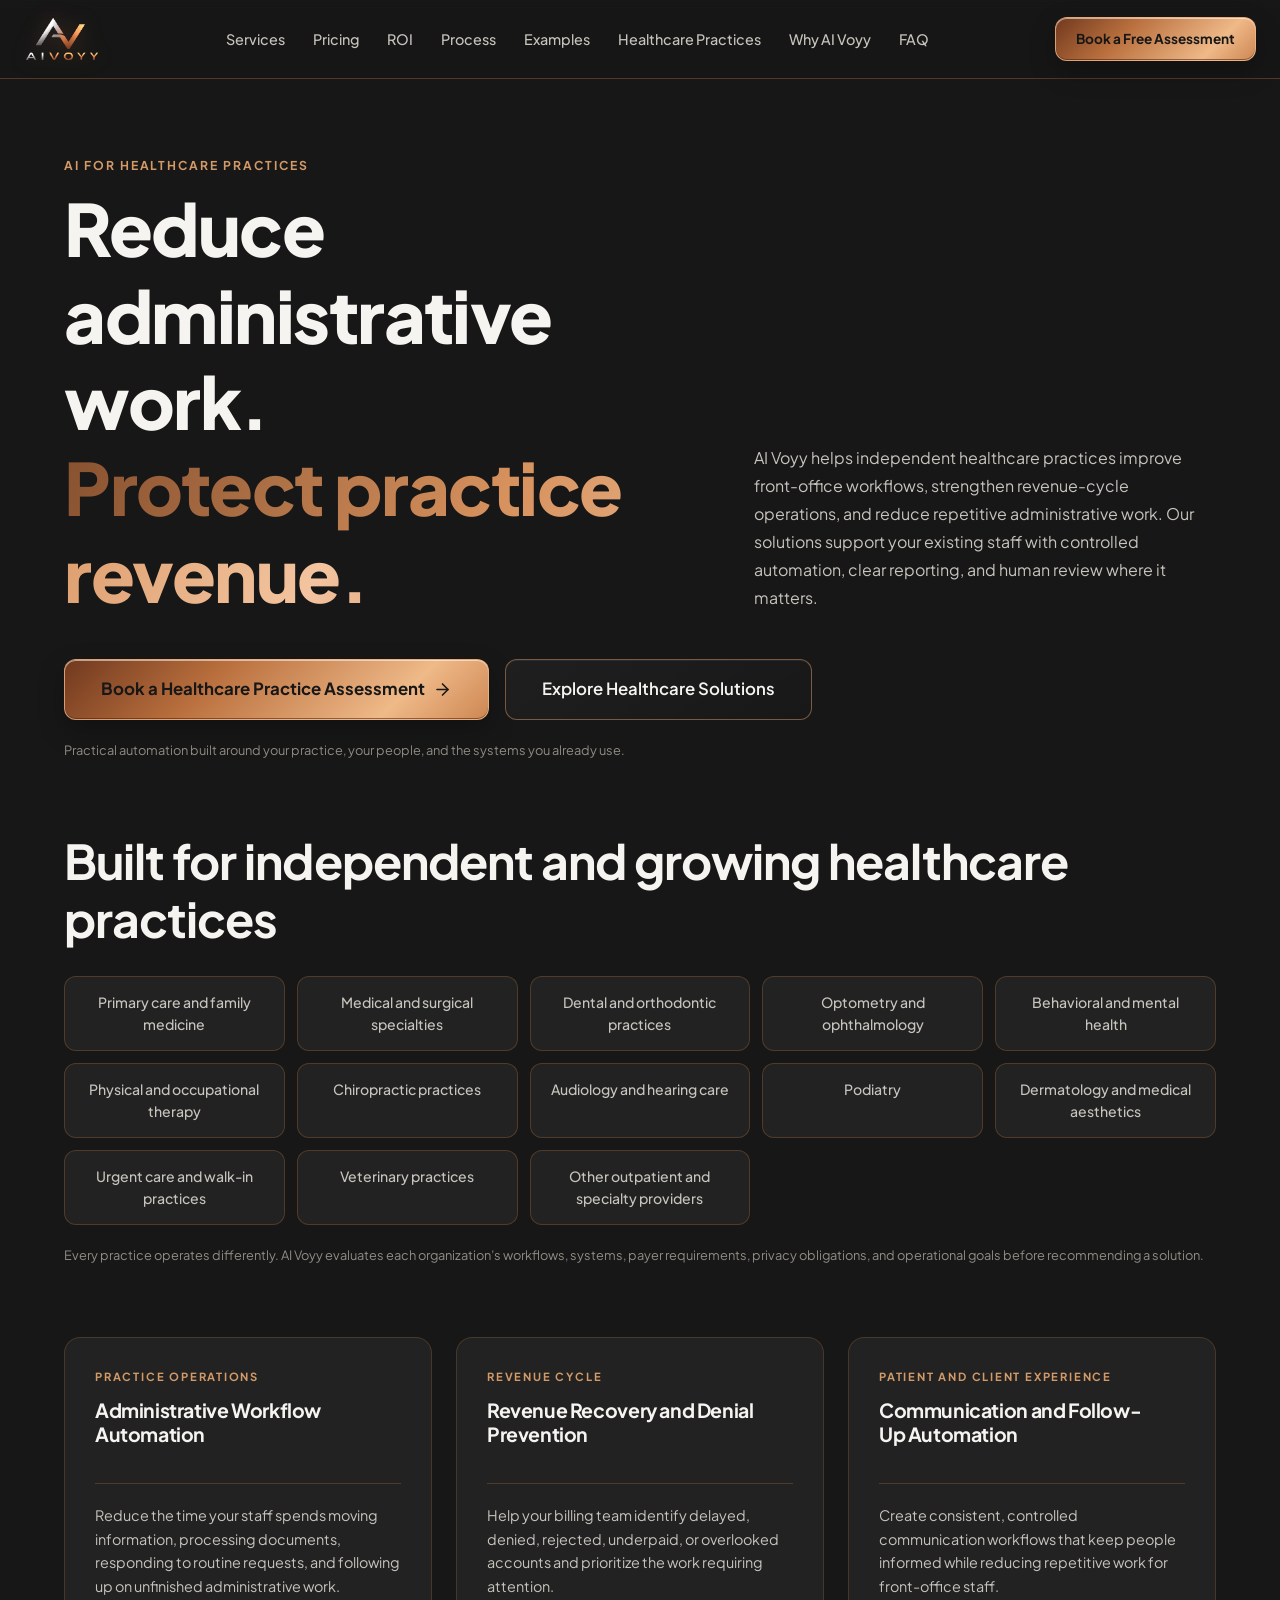
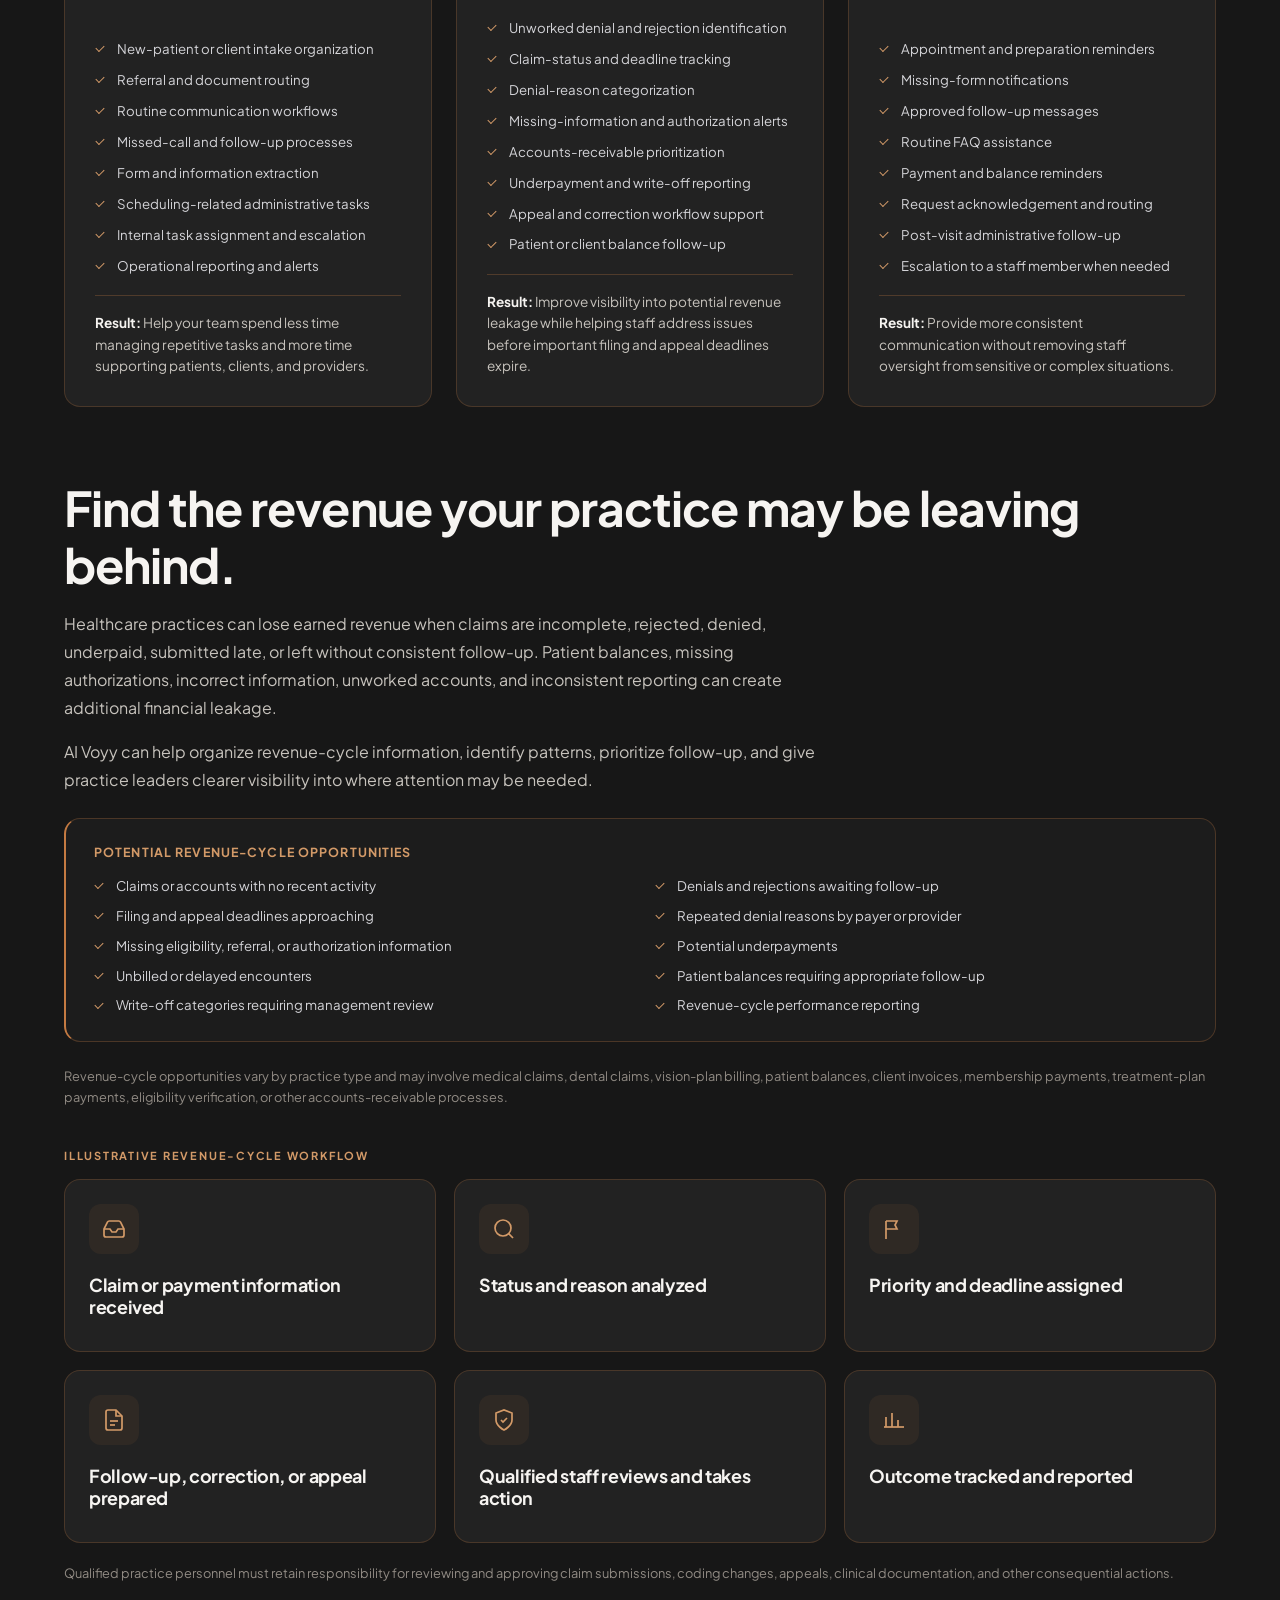
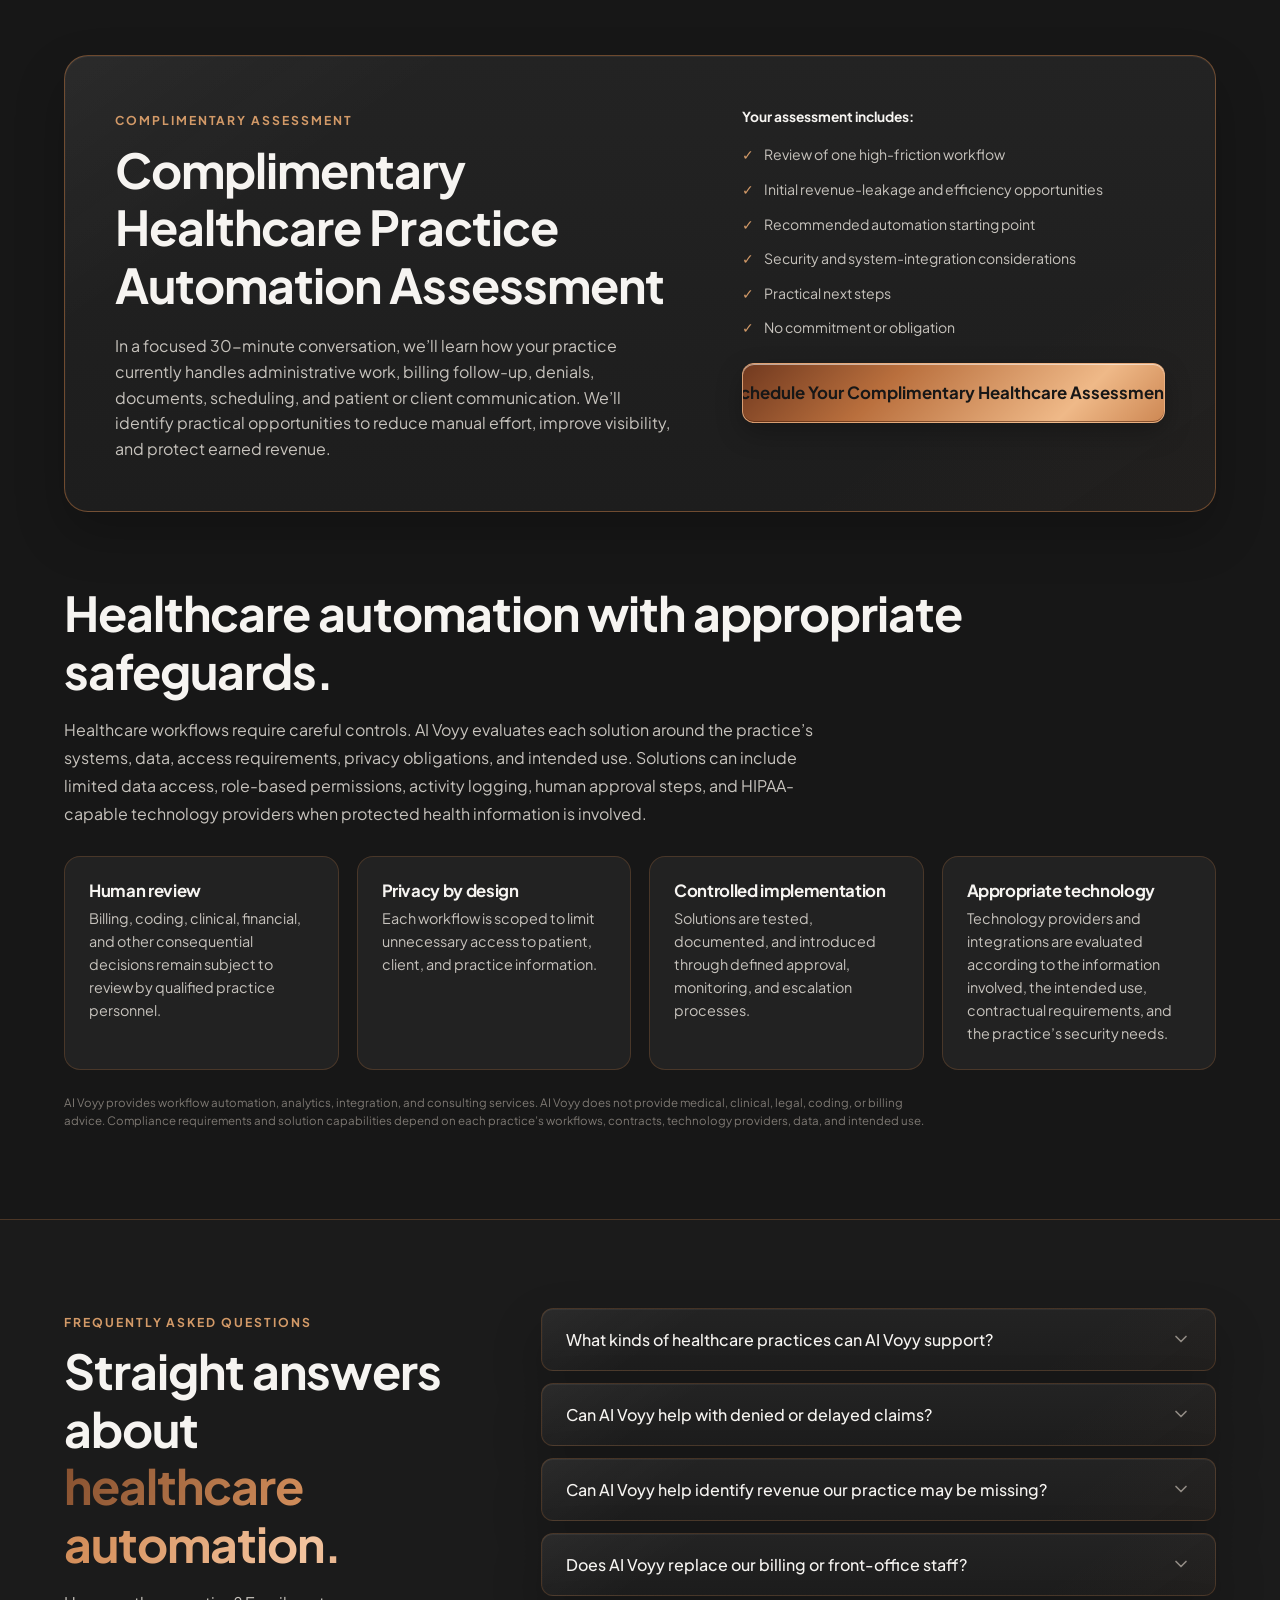
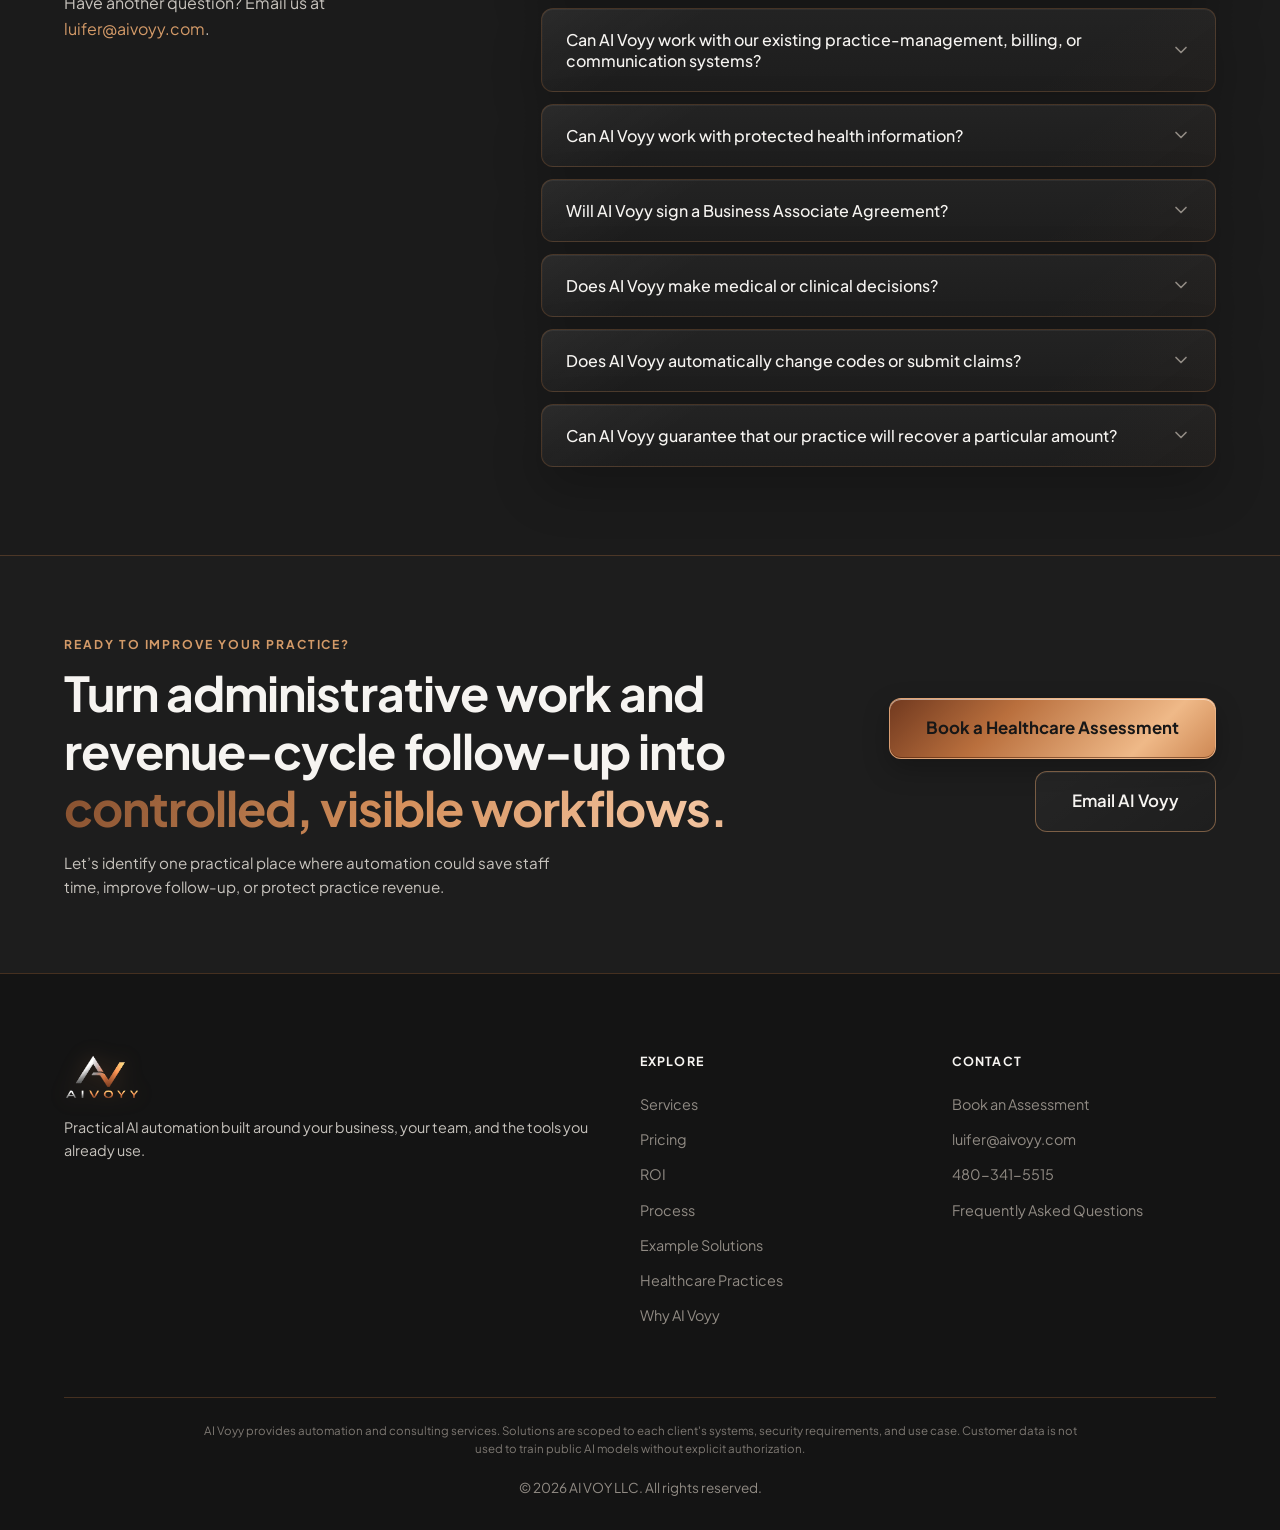
<file: healthcare-practices.html>
<!DOCTYPE html>
<html lang="en">
<head>
    <meta charset="UTF-8">
    <meta name="viewport" content="width=device-width, initial-scale=1.0">

    <title>Healthcare Practice Automation &amp; Revenue-Cycle Workflows | AI Voyy</title>
    <meta name="description" content="AI Voyy helps independent healthcare practices automate administrative workflows, organize revenue-cycle follow-up, and reduce repetitive work — with human review where it matters.">
    <meta name="author" content="AI Voyy">
    <meta name="robots" content="index, follow">
    <link rel="canonical" href="https://aivoyy.com/healthcare-practices.html">

    <meta property="og:type" content="website">
    <meta property="og:url" content="https://aivoyy.com/healthcare-practices.html">
    <meta property="og:title" content="Healthcare Practice Automation &amp; Revenue-Cycle Workflows | AI Voyy">
    <meta property="og:description" content="Practical automation for independent healthcare practices — administrative workflows, revenue-cycle follow-up, and controlled communication, built around the systems you already use.">
    <meta property="og:site_name" content="AI Voyy">

    <meta name="twitter:card" content="summary">
    <meta name="twitter:title" content="Healthcare Practice Automation &amp; Revenue-Cycle Workflows | AI Voyy">
    <meta name="twitter:description" content="Reduce administrative work and protect practice revenue with controlled, human-reviewed automation.">

    <link rel="icon" type="image/png" href="favicon.png?v=3">
    <link rel="apple-touch-icon" href="favicon.png?v=3">
    <link rel="preconnect" href="https://fonts.googleapis.com">
    <link rel="preconnect" href="https://fonts.gstatic.com" crossorigin>
    <link href="https://fonts.googleapis.com/css2?family=Plus+Jakarta+Sans:wght@400;500;600;700;800&display=swap" rel="stylesheet">
    <link rel="stylesheet" href="styles.css?v=12">
    <link rel="stylesheet" href="executive-consulting-theme-v6.css?v=7">

    <script type="application/ld+json">
    {
        "@context": "https://schema.org",
        "@type": "ProfessionalService",
        "name": "AI Voyy",
        "url": "https://aivoyy.com/healthcare-practices.html",
        "logo": "https://aivoyy.com/logo.png",
        "description": "Healthcare practice workflow automation, revenue-cycle analytics, integration, and consulting for independent and growing healthcare practices.",
        "email": "hello@aivoyy.com",
        "telephone": "+1-480-341-5515"
    }
    </script>
</head>

<body class="executive-consulting-theme">
    <a class="skip-link" href="#main-content">Skip to main content</a>

    <nav class="navbar" id="navbar" aria-label="Primary navigation">
        <div class="nav-container">
            <a href="index.html" class="nav-logo" aria-label="AI Voyy home">
                <img src="av-lockup-full.png" alt="" class="nav-logo-img">
                <span>AI Voyy</span>
            </a>

            <ul class="nav-links" id="navLinks">
                <li><a href="index.html#services">Services</a></li>
                <li><a href="index.html#pricing">Pricing</a></li>
                <li><a href="index.html#roi-calculator">ROI</a></li>
                <li><a href="index.html#process">Process</a></li>
                <li><a href="index.html#solutions">Examples</a></li>
                <li><a href="#healthcare-hero">Healthcare Practices</a></li>
                <li><a href="index.html#about">Why AI Voyy</a></li>
                <li><a href="#faq">FAQ</a></li>
                <li class="mobile-only">
                    <a href="https://cal.com/aivoy/30min" target="_blank" rel="noopener" class="mobile-cta">Book a Free Assessment</a>
                </li>
            </ul>

            <div class="nav-actions">
                <a href="https://cal.com/aivoy/30min" target="_blank" rel="noopener" class="btn btn-primary">
                    Book a Free Assessment
                </a>
            </div>

            <button class="mobile-toggle" id="mobileToggle" type="button" aria-label="Toggle navigation menu" aria-controls="navLinks">
                <span></span>
                <span></span>
                <span></span>
            </button>
        </div>
    </nav>

    <main id="main-content">
        <section class="section healthcare-hero" id="healthcare-hero">
            <div class="container">
                <div class="section-heading">
                    <div>
                        <span class="section-label">AI for Healthcare Practices</span>
                        <h1>Reduce administrative work.<br><span class="gradient-text">Protect practice revenue.</span></h1>
                    </div>
                    <p>
                        AI Voyy helps independent healthcare practices improve front-office workflows, strengthen revenue-cycle
                        operations, and reduce repetitive administrative work. Our solutions support your existing staff with
                        controlled automation, clear reporting, and human review where it matters.
                    </p>
                </div>

                <div class="hero-cta">
                    <a href="https://cal.com/aivoy/30min" target="_blank" rel="noopener" class="btn btn-primary btn-lg">
                        Book a Healthcare Practice Assessment
                        <svg aria-hidden="true" width="19" height="19" viewBox="0 0 24 24" fill="none" stroke="currentColor" stroke-width="2" stroke-linecap="round" stroke-linejoin="round">
                            <path d="M5 12h14"></path>
                            <path d="m12 5 7 7-7 7"></path>
                        </svg>
                    </a>
                    <a href="#healthcare-solutions" class="btn btn-secondary btn-lg">Explore Healthcare Solutions</a>
                </div>
                <span class="pricing-note">Practical automation built around your practice, your people, and the systems you already use.</span>

                <div class="healthcare-block">
                    <h2>Built for independent and growing healthcare practices</h2>
                    <div class="healthcare-practice-grid">
                        <span class="healthcare-practice-item">Primary care and family medicine</span>
                        <span class="healthcare-practice-item">Medical and surgical specialties</span>
                        <span class="healthcare-practice-item">Dental and orthodontic practices</span>
                        <span class="healthcare-practice-item">Optometry and ophthalmology</span>
                        <span class="healthcare-practice-item">Behavioral and mental health</span>
                        <span class="healthcare-practice-item">Physical and occupational therapy</span>
                        <span class="healthcare-practice-item">Chiropractic practices</span>
                        <span class="healthcare-practice-item">Audiology and hearing care</span>
                        <span class="healthcare-practice-item">Podiatry</span>
                        <span class="healthcare-practice-item">Dermatology and medical aesthetics</span>
                        <span class="healthcare-practice-item">Urgent care and walk-in practices</span>
                        <span class="healthcare-practice-item">Veterinary practices</span>
                        <span class="healthcare-practice-item">Other outpatient and specialty providers</span>
                    </div>
                    <p class="pricing-note">
                        Every practice operates differently. AI Voyy evaluates each organization’s workflows, systems, payer
                        requirements, privacy obligations, and operational goals before recommending a solution.
                    </p>
                </div>

                <div class="healthcare-block">
                    <div class="cases-grid" id="healthcare-solutions">
                        <article class="pricing-service-card">
                            <div class="pricing-card-heading">
                                <span class="pricing-category">Practice Operations</span>
                                <h2>Administrative Workflow Automation</h2>
                            </div>
                            <p class="pricing-summary">Reduce the time your staff spends moving information, processing documents, responding to routine requests, and following up on unfinished administrative work.</p>
                            <ul class="pricing-points">
                                <li>New-patient or client intake organization</li>
                                <li>Referral and document routing</li>
                                <li>Routine communication workflows</li>
                                <li>Missed-call and follow-up processes</li>
                                <li>Form and information extraction</li>
                                <li>Scheduling-related administrative tasks</li>
                                <li>Internal task assignment and escalation</li>
                                <li>Operational reporting and alerts</li>
                            </ul>
                            <p class="healthcare-result"><strong>Result:</strong> Help your team spend less time managing repetitive tasks and more time supporting patients, clients, and providers.</p>
                        </article>

                        <article class="pricing-service-card">
                            <div class="pricing-card-heading">
                                <span class="pricing-category">Revenue Cycle</span>
                                <h2>Revenue Recovery and Denial Prevention</h2>
                            </div>
                            <p class="pricing-summary">Help your billing team identify delayed, denied, rejected, underpaid, or overlooked accounts and prioritize the work requiring attention.</p>
                            <ul class="pricing-points">
                                <li>Unworked denial and rejection identification</li>
                                <li>Claim-status and deadline tracking</li>
                                <li>Denial-reason categorization</li>
                                <li>Missing-information and authorization alerts</li>
                                <li>Accounts-receivable prioritization</li>
                                <li>Underpayment and write-off reporting</li>
                                <li>Appeal and correction workflow support</li>
                                <li>Patient or client balance follow-up</li>
                            </ul>
                            <p class="healthcare-result"><strong>Result:</strong> Improve visibility into potential revenue leakage while helping staff address issues before important filing and appeal deadlines expire.</p>
                        </article>

                        <article class="pricing-service-card">
                            <div class="pricing-card-heading">
                                <span class="pricing-category">Patient and Client Experience</span>
                                <h2>Communication and Follow-Up Automation</h2>
                            </div>
                            <p class="pricing-summary">Create consistent, controlled communication workflows that keep people informed while reducing repetitive work for front-office staff.</p>
                            <ul class="pricing-points">
                                <li>Appointment and preparation reminders</li>
                                <li>Missing-form notifications</li>
                                <li>Approved follow-up messages</li>
                                <li>Routine FAQ assistance</li>
                                <li>Payment and balance reminders</li>
                                <li>Request acknowledgement and routing</li>
                                <li>Post-visit administrative follow-up</li>
                                <li>Escalation to a staff member when needed</li>
                            </ul>
                            <p class="healthcare-result"><strong>Result:</strong> Provide more consistent communication without removing staff oversight from sensitive or complex situations.</p>
                        </article>
                    </div>
                </div>

                <div class="healthcare-block">
                    <h2>Find the revenue your practice may be leaving behind.</h2>
                    <p class="healthcare-note">
                        Healthcare practices can lose earned revenue when claims are incomplete, rejected, denied, underpaid,
                        submitted late, or left without consistent follow-up. Patient balances, missing authorizations, incorrect
                        information, unworked accounts, and inconsistent reporting can create additional financial leakage.
                    </p>
                    <p class="healthcare-note">
                        AI Voyy can help organize revenue-cycle information, identify patterns, prioritize follow-up, and give
                        practice leaders clearer visibility into where attention may be needed.
                    </p>

                    <div class="healthcare-highlight-box">
                        <h3>Potential revenue-cycle opportunities</h3>
                        <ul class="pricing-points healthcare-opportunity-list">
                            <li>Claims or accounts with no recent activity</li>
                            <li>Denials and rejections awaiting follow-up</li>
                            <li>Filing and appeal deadlines approaching</li>
                            <li>Repeated denial reasons by payer or provider</li>
                            <li>Missing eligibility, referral, or authorization information</li>
                            <li>Potential underpayments</li>
                            <li>Unbilled or delayed encounters</li>
                            <li>Patient balances requiring appropriate follow-up</li>
                            <li>Write-off categories requiring management review</li>
                            <li>Revenue-cycle performance reporting</li>
                        </ul>
                    </div>
                    <p class="pricing-note">
                        Revenue-cycle opportunities vary by practice type and may involve medical claims, dental claims,
                        vision-plan billing, patient balances, client invoices, membership payments, treatment-plan payments,
                        eligibility verification, or other accounts-receivable processes.
                    </p>

                    <div class="healthcare-workflow">
                        <span class="workflow-kicker">Illustrative revenue-cycle workflow</span>
                        <div class="process-grid">
                            <article class="process-step">
                                <div class="step-icon">
                                    <svg aria-hidden="true" viewBox="0 0 24 24" fill="none" stroke="currentColor" stroke-width="1.7">
                                        <polyline points="22 12 16 12 14 15 10 15 8 12 2 12"></polyline>
                                        <path d="M5.45 5.11 2 12v6a2 2 0 0 0 2 2h16a2 2 0 0 0 2-2v-6l-3.45-6.89A2 2 0 0 0 16.76 4H7.24a2 2 0 0 0-1.79 1.11z"></path>
                                    </svg>
                                </div>
                                <h3>Claim or payment information received</h3>
                            </article>
                            <article class="process-step">
                                <div class="step-icon">
                                    <svg aria-hidden="true" viewBox="0 0 24 24" fill="none" stroke="currentColor" stroke-width="1.7">
                                        <circle cx="11" cy="11" r="8"></circle>
                                        <path d="m21 21-4.3-4.3"></path>
                                    </svg>
                                </div>
                                <h3>Status and reason analyzed</h3>
                            </article>
                            <article class="process-step">
                                <div class="step-icon">
                                    <svg aria-hidden="true" viewBox="0 0 24 24" fill="none" stroke="currentColor" stroke-width="1.7">
                                        <path d="M4 22V4"></path>
                                        <path d="M4 4h11l-2 4 2 4H4"></path>
                                    </svg>
                                </div>
                                <h3>Priority and deadline assigned</h3>
                            </article>
                            <article class="process-step">
                                <div class="step-icon">
                                    <svg aria-hidden="true" viewBox="0 0 24 24" fill="none" stroke="currentColor" stroke-width="1.7">
                                        <path d="M14 2H6a2 2 0 0 0-2 2v16a2 2 0 0 0 2 2h12a2 2 0 0 0 2-2V8z"></path>
                                        <path d="M14 2v6h6"></path>
                                        <path d="M8 13h8"></path>
                                        <path d="M8 17h5"></path>
                                    </svg>
                                </div>
                                <h3>Follow-up, correction, or appeal prepared</h3>
                            </article>
                            <article class="process-step">
                                <div class="step-icon">
                                    <svg aria-hidden="true" viewBox="0 0 24 24" fill="none" stroke="currentColor" stroke-width="1.7">
                                        <path d="M12 22s8-4 8-10V5l-8-3-8 3v7c0 6 8 10 8 10Z"></path>
                                        <path d="m9 12 2 2 4-4"></path>
                                    </svg>
                                </div>
                                <h3>Qualified staff reviews and takes action</h3>
                            </article>
                            <article class="process-step">
                                <div class="step-icon">
                                    <svg aria-hidden="true" viewBox="0 0 24 24" fill="none" stroke="currentColor" stroke-width="1.7">
                                        <path d="M4 19V9"></path>
                                        <path d="M10 19V5"></path>
                                        <path d="M16 19v-7"></path>
                                        <path d="M22 19H2"></path>
                                    </svg>
                                </div>
                                <h3>Outcome tracked and reported</h3>
                            </article>
                        </div>
                        <p class="pricing-note">
                            Qualified practice personnel must retain responsibility for reviewing and approving claim submissions,
                            coding changes, appeals, clinical documentation, and other consequential actions.
                        </p>
                    </div>
                </div>

                <div class="healthcare-block">
                    <div class="assessment-card pricing-card">
                        <div class="assessment-glow"></div>
                        <div class="assessment-copy">
                            <span class="section-label">Complimentary assessment</span>
                            <h2>Complimentary Healthcare Practice Automation Assessment</h2>
                            <p>
                                In a focused 30-minute conversation, we’ll learn how your practice currently handles administrative
                                work, billing follow-up, denials, documents, scheduling, and patient or client communication. We’ll
                                identify practical opportunities to reduce manual effort, improve visibility, and protect earned revenue.
                            </p>
                        </div>

                        <div class="assessment-details">
                            <p class="assessment-includes">Your assessment includes:</p>
                            <ul>
                                <li><span>✓</span>Review of one high-friction workflow</li>
                                <li><span>✓</span>Initial revenue-leakage and efficiency opportunities</li>
                                <li><span>✓</span>Recommended automation starting point</li>
                                <li><span>✓</span>Security and system-integration considerations</li>
                                <li><span>✓</span>Practical next steps</li>
                                <li><span>✓</span>No commitment or obligation</li>
                            </ul>
                            <a href="https://cal.com/aivoy/30min" target="_blank" rel="noopener" class="btn btn-primary btn-lg btn-block">
                                Schedule Your Complimentary Healthcare Assessment
                                <svg aria-hidden="true" width="19" height="19" viewBox="0 0 24 24" fill="none" stroke="currentColor" stroke-width="2">
                                    <path d="M5 12h14"></path>
                                    <path d="m12 5 7 7-7 7"></path>
                                </svg>
                            </a>
                        </div>
                    </div>
                </div>

                <div class="healthcare-block">
                    <h2>Healthcare automation with appropriate safeguards.</h2>
                    <p class="healthcare-note">
                        Healthcare workflows require careful controls. AI Voyy evaluates each solution around the practice’s
                        systems, data, access requirements, privacy obligations, and intended use. Solutions can include limited
                        data access, role-based permissions, activity logging, human approval steps, and HIPAA-capable technology
                        providers when protected health information is involved.
                    </p>

                    <div class="healthcare-principles-grid">
                        <article class="benefit-card">
                            <div>
                                <h3>Human review</h3>
                                <p>Billing, coding, clinical, financial, and other consequential decisions remain subject to review by qualified practice personnel.</p>
                            </div>
                        </article>
                        <article class="benefit-card">
                            <div>
                                <h3>Privacy by design</h3>
                                <p>Each workflow is scoped to limit unnecessary access to patient, client, and practice information.</p>
                            </div>
                        </article>
                        <article class="benefit-card">
                            <div>
                                <h3>Controlled implementation</h3>
                                <p>Solutions are tested, documented, and introduced through defined approval, monitoring, and escalation processes.</p>
                            </div>
                        </article>
                        <article class="benefit-card">
                            <div>
                                <h3>Appropriate technology</h3>
                                <p>Technology providers and integrations are evaluated according to the information involved, the intended use, contractual requirements, and the practice’s security needs.</p>
                            </div>
                        </article>
                    </div>

                    <p class="healthcare-disclaimer">
                        AI Voyy provides workflow automation, analytics, integration, and consulting services. AI Voyy does not
                        provide medical, clinical, legal, coding, or billing advice. Compliance requirements and solution
                        capabilities depend on each practice’s workflows, contracts, technology providers, data, and intended use.
                    </p>
                </div>
            </div>
        </section>

        <section class="section faq" id="faq">
            <div class="container faq-layout">
                <div class="faq-heading">
                    <span class="section-label">Frequently asked questions</span>
                    <h2>Straight answers about<br><span class="gradient-text">healthcare automation.</span></h2>
                    <p>Have another question? Email us at <a href="mailto:luifer@aivoyy.com?cc=John.mcbride@aivoyy.com">luifer@aivoyy.com</a>.</p>
                </div>

                <div class="faq-list">
                    <div class="faq-item">
                        <button class="faq-question" type="button" aria-expanded="false">
                            <span>What kinds of healthcare practices can AI Voyy support?</span>
                            <svg class="faq-icon" aria-hidden="true" viewBox="0 0 24 24"><path d="m6 9 6 6 6-6"></path></svg>
                        </button>
                        <div class="faq-answer">
                            <p>AI Voyy can evaluate opportunities for physician practices, medical and surgical specialties, dental and orthodontic offices, optometry and ophthalmology practices, behavioral health providers, therapy practices, chiropractic offices, veterinary practices, and other outpatient organizations. Recommended solutions depend on each practice’s workflows, technology, privacy requirements, and business needs.</p>
                        </div>
                    </div>

                    <div class="faq-item">
                        <button class="faq-question" type="button" aria-expanded="false">
                            <span>Can AI Voyy help with denied or delayed claims?</span>
                            <svg class="faq-icon" aria-hidden="true" viewBox="0 0 24 24"><path d="m6 9 6 6 6-6"></path></svg>
                        </button>
                        <div class="faq-answer">
                            <p>AI Voyy can help practices organize claim-status information, categorize denial reasons, identify approaching deadlines, prioritize follow-up, and support correction or appeal workflows. Qualified billing or coding personnel should review and approve claim-related actions before submission.</p>
                        </div>
                    </div>

                    <div class="faq-item">
                        <button class="faq-question" type="button" aria-expanded="false">
                            <span>Can AI Voyy help identify revenue our practice may be missing?</span>
                            <svg class="faq-icon" aria-hidden="true" viewBox="0 0 24 24"><path d="m6 9 6 6 6-6"></path></svg>
                        </button>
                        <div class="faq-answer">
                            <p>AI Voyy can help identify accounts requiring attention, recurring denial patterns, delayed follow-up, potential underpayments, approaching deadlines, and other workflow gaps. Actual recoverability depends on documentation, payer rules, contracts, filing deadlines, staff actions, and the circumstances of each account.</p>
                        </div>
                    </div>

                    <div class="faq-item">
                        <button class="faq-question" type="button" aria-expanded="false">
                            <span>Does AI Voyy replace our billing or front-office staff?</span>
                            <svg class="faq-icon" aria-hidden="true" viewBox="0 0 24 24"><path d="m6 9 6 6 6-6"></path></svg>
                        </button>
                        <div class="faq-answer">
                            <p>No. Our goal is to give your existing team better workflows, clearer priorities, and less repetitive work. Human review and approval can remain part of every important step.</p>
                        </div>
                    </div>

                    <div class="faq-item">
                        <button class="faq-question" type="button" aria-expanded="false">
                            <span>Can AI Voyy work with our existing practice-management, billing, or communication systems?</span>
                            <svg class="faq-icon" aria-hidden="true" viewBox="0 0 24 24"><path d="m6 9 6 6 6-6"></path></svg>
                        </button>
                        <div class="faq-answer">
                            <p>In many cases, yes. During discovery, AI Voyy evaluates available integrations, APIs, exports, access controls, security requirements, and vendor capabilities before recommending an approach.</p>
                        </div>
                    </div>

                    <div class="faq-item">
                        <button class="faq-question" type="button" aria-expanded="false">
                            <span>Can AI Voyy work with protected health information?</span>
                            <svg class="faq-icon" aria-hidden="true" viewBox="0 0 24 24"><path d="m6 9 6 6 6-6"></path></svg>
                        </button>
                        <div class="faq-answer">
                            <p>Potential use of protected health information is evaluated during discovery. When a solution involves protected health information, appropriate agreements, safeguards, access controls, technology providers, and technical requirements must be established before implementation.</p>
                        </div>
                    </div>

                    <div class="faq-item">
                        <button class="faq-question" type="button" aria-expanded="false">
                            <span>Will AI Voyy sign a Business Associate Agreement?</span>
                            <svg class="faq-icon" aria-hidden="true" viewBox="0 0 24 24"><path d="m6 9 6 6 6-6"></path></svg>
                        </button>
                        <div class="faq-answer">
                            <p>Business Associate Agreement requirements depend on the services provided and whether AI Voyy will create, receive, maintain, or transmit protected health information. Applicable contractual and security requirements are reviewed during project scoping.</p>
                        </div>
                    </div>

                    <div class="faq-item">
                        <button class="faq-question" type="button" aria-expanded="false">
                            <span>Does AI Voyy make medical or clinical decisions?</span>
                            <svg class="faq-icon" aria-hidden="true" viewBox="0 0 24 24"><path d="m6 9 6 6 6-6"></path></svg>
                        </button>
                        <div class="faq-answer">
                            <p>No. AI Voyy focuses on administrative workflow automation, analytics, communication support, and operational processes. Clinical decisions must remain with appropriately qualified healthcare professionals.</p>
                        </div>
                    </div>

                    <div class="faq-item">
                        <button class="faq-question" type="button" aria-expanded="false">
                            <span>Does AI Voyy automatically change codes or submit claims?</span>
                            <svg class="faq-icon" aria-hidden="true" viewBox="0 0 24 24"><path d="m6 9 6 6 6-6"></path></svg>
                        </button>
                        <div class="faq-answer">
                            <p>Not without appropriate controls and qualified human review. AI Voyy may help organize information, identify potential issues, prioritize work, and prepare recommended next steps, but qualified practice personnel should approve coding changes, corrected claims, appeals, and submissions.</p>
                        </div>
                    </div>

                    <div class="faq-item">
                        <button class="faq-question" type="button" aria-expanded="false">
                            <span>Can AI Voyy guarantee that our practice will recover a particular amount?</span>
                            <svg class="faq-icon" aria-hidden="true" viewBox="0 0 24 24"><path d="m6 9 6 6 6-6"></path></svg>
                        </button>
                        <div class="faq-answer">
                            <p>No. AI Voyy can help identify workflow gaps, prioritize follow-up, and improve revenue-cycle visibility, but actual collections depend on payer rules, documentation, filing deadlines, contracts, staff actions, and the specific circumstances of each account.</p>
                        </div>
                    </div>
                </div>
            </div>
        </section>

        <section class="final-cta">
            <div class="container">
                <div class="final-cta-inner">
                    <div>
                        <span class="section-label">Ready to improve your practice?</span>
                        <h2>Turn administrative work and revenue-cycle follow-up into<br><span class="gradient-text">controlled, visible workflows.</span></h2>
                        <p class="healthcare-cta-copy">Let’s identify one practical place where automation could save staff time, improve follow-up, or protect practice revenue.</p>
                    </div>
                    <div class="final-cta-actions">
                        <a href="https://cal.com/aivoy/30min" target="_blank" rel="noopener" class="btn btn-primary btn-lg">
                            Book a Healthcare Assessment
                        </a>
                        <a href="mailto:luifer@aivoyy.com?cc=John.mcbride@aivoyy.com" class="btn btn-secondary btn-lg">Email AI Voyy</a>
                    </div>
                </div>
            </div>
        </section>
    </main>

    <footer class="footer">
        <div class="container">
            <div class="footer-grid">
                <div class="footer-brand">
                    <a href="index.html" class="nav-logo" aria-label="AI Voyy home">
                        <img src="av-lockup-full.png" alt="" class="nav-logo-img">
                        <span>AI Voyy</span>
                    </a>
                    <p>Practical AI automation built around your business, your team, and the tools you already use.</p>
                </div>

                <div class="footer-links-group">
                    <h3>Explore</h3>
                    <ul>
                        <li><a href="index.html#services">Services</a></li>
                        <li><a href="index.html#pricing">Pricing</a></li>
                        <li><a href="index.html#roi-calculator">ROI</a></li>
                        <li><a href="index.html#process">Process</a></li>
                        <li><a href="index.html#solutions">Example Solutions</a></li>
                        <li><a href="healthcare-practices.html">Healthcare Practices</a></li>
                        <li><a href="index.html#about">Why AI Voyy</a></li>
                    </ul>
                </div>

                <div class="footer-links-group">
                    <h3>Contact</h3>
                    <ul>
                        <li><a href="https://cal.com/aivoy/30min" target="_blank" rel="noopener">Book an Assessment</a></li>
                        <li><a href="mailto:luifer@aivoyy.com?cc=John.mcbride@aivoyy.com">luifer@aivoyy.com</a></li>
                        <li><a href="tel:+14803415515">480-341-5515</a></li>
                        <li><a href="#faq">Frequently Asked Questions</a></li>
                    </ul>
                </div>
            </div>

            <div class="footer-bottom">
                <p class="footer-disclaimer">
                    AI Voyy provides automation and consulting services. Solutions are scoped to each client's systems,
                    security requirements, and use case. Customer data is not used to train public AI models without explicit authorization.
                </p>
                <p>&copy; 2026 AI VOY LLC. All rights reserved.</p>
            </div>
        </div>
    </footer>

    <script src="script.js?v=2"></script>
</body>
</html>
</file>
<file: styles.css>
/* ========================================
   AI VOY — Global Styles
   Dark theme with purple accents
   ======================================== */

:root {
    --bg-primary: #09090b;
    --bg-secondary: #111113;
    --bg-card: #16161a;
    --bg-card-hover: #1c1c21;
    --border-color: #27272a;
    --border-light: #3f3f46;
    --text-primary: #fafafa;
    --text-secondary: #a1a1aa;
    --text-muted: #71717a;
    --purple-400: #a78bfa;
    --purple-500: #8b5cf6;
    --purple-600: #7c3aed;
    --purple-700: #6d28d9;
    --purple-800: #5b21b6;
    --gradient-purple: linear-gradient(135deg, #7c3aed, #a78bfa);
    --gradient-text: linear-gradient(135deg, #a78bfa, #7c3aed, #c084fc);
    --shadow-glow: 0 0 80px rgba(124, 58, 237, 0.15);
    --radius-sm: 8px;
    --radius-md: 12px;
    --radius-lg: 16px;
    --radius-xl: 24px;
    --transition: all 0.3s cubic-bezier(0.4, 0, 0.2, 1);
}

*, *::before, *::after {
    margin: 0;
    padding: 0;
    box-sizing: border-box;
}

html {
    scroll-behavior: smooth;
    font-size: 16px;
}

body {
    font-family: 'Plus Jakarta Sans', -apple-system, BlinkMacSystemFont, 'Segoe UI', Roboto, sans-serif;
    background-color: var(--bg-primary);
    color: var(--text-primary);
    line-height: 1.6;
    overflow-x: hidden;
    -webkit-font-smoothing: antialiased;
    -moz-osx-font-smoothing: grayscale;
}

a {
    text-decoration: none;
    color: inherit;
}

ul {
    list-style: none;
}

img {
    max-width: 100%;
    display: block;
}

.container {
    max-width: 1200px;
    margin: 0 auto;
    padding: 0 24px;
}

/* ========================================
   Typography
   ======================================== */

h1, h2, h3, h4, h5, h6 {
    font-weight: 700;
    line-height: 1.2;
    letter-spacing: -0.02em;
}

h1 { font-size: clamp(2.5rem, 6vw, 4.5rem); font-weight: 800; }
h2 { font-size: clamp(2rem, 4vw, 3rem); }
h3 { font-size: clamp(1.25rem, 2vw, 1.5rem); }
h4 { font-size: 1.125rem; }

.gradient-text {
    background: var(--gradient-text);
    -webkit-background-clip: text;
    -webkit-text-fill-color: transparent;
    background-clip: text;
}

.section-header {
    text-align: center;
    max-width: 700px;
    margin: 0 auto 64px;
}

.section-header p {
    color: var(--text-secondary);
    font-size: 1.1rem;
    margin-top: 16px;
}

.section-tag {
    display: inline-block;
    font-size: 0.8rem;
    font-weight: 600;
    text-transform: uppercase;
    letter-spacing: 0.1em;
    color: var(--purple-400);
    background: rgba(124, 58, 237, 0.1);
    border: 1px solid rgba(124, 58, 237, 0.2);
    padding: 6px 16px;
    border-radius: 100px;
    margin-bottom: 20px;
}

/* ========================================
   Buttons
   ======================================== */

.btn {
    display: inline-flex;
    align-items: center;
    gap: 8px;
    padding: 12px 28px;
    font-size: 0.95rem;
    font-weight: 600;
    border-radius: var(--radius-md);
    cursor: pointer;
    transition: var(--transition);
    border: none;
    font-family: inherit;
    white-space: nowrap;
}

.btn-primary {
    background: var(--gradient-purple);
    color: white;
    box-shadow: 0 4px 20px rgba(124, 58, 237, 0.3);
}

.btn-primary:hover {
    box-shadow: 0 4px 30px rgba(124, 58, 237, 0.5);
    transform: translateY(-1px);
}

.btn-outline {
    background: transparent;
    color: var(--text-primary);
    border: 1px solid var(--border-light);
}

.btn-outline:hover {
    border-color: var(--purple-500);
    background: rgba(124, 58, 237, 0.05);
}

.btn-ghost {
    background: transparent;
    color: var(--text-secondary);
    border: 1px solid transparent;
}

.btn-ghost:hover {
    color: var(--text-primary);
    background: rgba(255, 255, 255, 0.05);
}

.btn-lg {
    padding: 16px 36px;
    font-size: 1.05rem;
}

.btn-block {
    width: 100%;
    justify-content: center;
}

/* ========================================
   Navigation
   ======================================== */

.navbar {
    position: fixed;
    top: 0;
    left: 0;
    right: 0;
    z-index: 1000;
    padding: 16px 0;
    transition: var(--transition);
    background: transparent;
}

.navbar.scrolled {
    background: rgba(9, 9, 11, 0.85);
    backdrop-filter: blur(20px);
    -webkit-backdrop-filter: blur(20px);
    border-bottom: 1px solid var(--border-color);
    padding: 12px 0;
}

.nav-container {
    max-width: 1200px;
    margin: 0 auto;
    padding: 0 24px;
    display: flex;
    align-items: center;
    justify-content: space-between;
}

.nav-logo {
    font-size: 1.6rem;
    font-weight: 800;
    letter-spacing: -0.03em;
    display: flex;
    align-items: center;
    gap: 4px;
}

.nav-logo-img {
    height: 32px;
    width: auto;
    margin-right: 8px;
    display: block;
}

.logo-ai {
    color: var(--text-primary);
}

.logo-voy {
    color: var(--text-primary);
}

.nav-links {
    display: flex;
    align-items: center;
    gap: 8px;
}

.nav-links a {
    padding: 8px 16px;
    color: var(--text-secondary);
    font-size: 0.9rem;
    font-weight: 500;
    border-radius: var(--radius-sm);
    transition: var(--transition);
}

.nav-links a:hover {
    color: var(--text-primary);
    background: rgba(255, 255, 255, 0.05);
}

.nav-actions {
    display: flex;
    gap: 12px;
}

.nav-actions .btn {
    padding: 10px 20px;
    font-size: 0.85rem;
}

.mobile-toggle {
    display: none;
    flex-direction: column;
    gap: 5px;
    background: none;
    border: none;
    cursor: pointer;
    padding: 4px;
}

.mobile-toggle span {
    display: block;
    width: 24px;
    height: 2px;
    background: var(--text-primary);
    border-radius: 2px;
    transition: var(--transition);
}

/* ========================================
   Hero Section
   ======================================== */

.hero {
    position: relative;
    min-height: 100vh;
    display: flex;
    align-items: center;
    padding: 120px 0 80px;
    overflow: hidden;
}

.hero-glow {
    position: absolute;
    top: -200px;
    left: 50%;
    transform: translateX(-50%);
    width: 800px;
    height: 600px;
    background: radial-gradient(ellipse, rgba(124, 58, 237, 0.15) 0%, transparent 70%);
    pointer-events: none;
}

.hero-grid-bg {
    position: absolute;
    inset: 0;
    background-image:
        linear-gradient(rgba(255, 255, 255, 0.03) 1px, transparent 1px),
        linear-gradient(90deg, rgba(255, 255, 255, 0.03) 1px, transparent 1px);
    background-size: 80px 80px;
    mask-image: radial-gradient(ellipse 60% 60% at 50% 40%, black 20%, transparent 70%);
    -webkit-mask-image: radial-gradient(ellipse 60% 60% at 50% 40%, black 20%, transparent 70%);
    pointer-events: none;
}

.hero-content {
    position: relative;
    text-align: center;
    max-width: 800px;
    margin: 0 auto;
}

.hero-badge {
    display: inline-flex;
    align-items: center;
    gap: 8px;
    background: rgba(124, 58, 237, 0.1);
    border: 1px solid rgba(124, 58, 237, 0.2);
    border-radius: 100px;
    padding: 8px 20px;
    font-size: 0.85rem;
    font-weight: 500;
    color: var(--purple-400);
    margin-bottom: 32px;
    animation: fadeInDown 0.8s ease;
}

.badge-dot {
    width: 8px;
    height: 8px;
    background: var(--purple-500);
    border-radius: 50%;
    animation: pulse-dot 2s infinite;
}

.hero h1 {
    margin-bottom: 24px;
    animation: fadeInUp 0.8s ease 0.1s both;
}

.hero-subtitle {
    font-size: 1.2rem;
    color: var(--text-secondary);
    max-width: 600px;
    margin: 0 auto 40px;
    line-height: 1.7;
    animation: fadeInUp 0.8s ease 0.2s both;
}

.hero-cta {
    display: flex;
    justify-content: center;
    gap: 16px;
    flex-wrap: wrap;
    animation: fadeInUp 0.8s ease 0.3s both;
}

.hero-stats {
    display: flex;
    justify-content: center;
    align-items: center;
    gap: 40px;
    margin-top: 80px;
    animation: fadeInUp 0.8s ease 0.4s both;
}

.stat {
    text-align: center;
}

.stat-number {
    display: block;
    font-size: 2rem;
    font-weight: 800;
    color: var(--text-primary);
    line-height: 1;
}

.stat-label {
    display: block;
    font-size: 0.85rem;
    color: var(--text-muted);
    margin-top: 8px;
}

.stat-divider {
    width: 1px;
    height: 40px;
    background: var(--border-color);
}

.hero-scroll-indicator {
    position: absolute;
    bottom: 32px;
    left: 50%;
    transform: translateX(-50%);
}

.scroll-line {
    width: 1px;
    height: 60px;
    background: linear-gradient(to bottom, var(--purple-500), transparent);
    animation: scroll-pulse 2s ease-in-out infinite;
}

/* ========================================
   Trusted By
   ======================================== */

.trusted-by {
    padding: 60px 0;
    border-top: 1px solid var(--border-color);
    border-bottom: 1px solid var(--border-color);
}

.trusted-label {
    text-align: center;
    font-size: 0.85rem;
    color: var(--text-muted);
    text-transform: uppercase;
    letter-spacing: 0.1em;
    margin-bottom: 32px;
}

.logo-strip {
    display: flex;
    justify-content: center;
    align-items: center;
    gap: 60px;
    flex-wrap: wrap;
}

.logo-item {
    font-size: 1.3rem;
    font-weight: 700;
    color: var(--text-muted);
    opacity: 0.5;
    transition: var(--transition);
    letter-spacing: -0.02em;
}

.logo-item:hover {
    opacity: 0.8;
    color: var(--text-secondary);
}

/* ========================================
   Services Section
   ======================================== */

.services {
    padding: 120px 0;
}

.services-grid {
    display: grid;
    grid-template-columns: repeat(3, 1fr);
    gap: 24px;
}

.service-card {
    background: var(--bg-card);
    border: 1px solid var(--border-color);
    border-radius: var(--radius-lg);
    padding: 32px;
    transition: var(--transition);
    position: relative;
    overflow: hidden;
}

.service-card::before {
    content: '';
    position: absolute;
    top: 0;
    left: 0;
    right: 0;
    height: 2px;
    background: var(--gradient-purple);
    opacity: 0;
    transition: var(--transition);
}

.service-card:hover {
    border-color: rgba(124, 58, 237, 0.3);
    background: var(--bg-card-hover);
    transform: translateY(-4px);
}

.service-card:hover::before {
    opacity: 1;
}

.service-icon {
    width: 52px;
    height: 52px;
    border-radius: var(--radius-md);
    background: rgba(124, 58, 237, 0.1);
    display: flex;
    align-items: center;
    justify-content: center;
    margin-bottom: 20px;
    color: var(--purple-400);
}

.service-card h3 {
    margin-bottom: 12px;
    font-size: 1.2rem;
}

.service-card p {
    color: var(--text-secondary);
    font-size: 0.95rem;
    line-height: 1.6;
    margin-bottom: 20px;
}

.service-tags {
    display: flex;
    flex-wrap: wrap;
    gap: 8px;
}

.service-tags span {
    font-size: 0.75rem;
    font-weight: 500;
    color: var(--text-muted);
    background: rgba(255, 255, 255, 0.05);
    border: 1px solid var(--border-color);
    padding: 4px 12px;
    border-radius: 100px;
}

/* ========================================
   Process Section
   ======================================== */

.process {
    padding: 120px 0;
    background: var(--bg-secondary);
}

.process-steps {
    max-width: 800px;
    margin: 0 auto;
    display: flex;
    flex-direction: column;
    gap: 32px;
}

.process-step {
    display: flex;
    align-items: center;
    gap: 32px;
    background: var(--bg-card);
    border: 1px solid var(--border-color);
    border-radius: var(--radius-lg);
    padding: 32px 40px;
    transition: var(--transition);
}

.process-step:hover {
    border-color: rgba(124, 58, 237, 0.3);
    transform: translateX(8px);
}

.step-content {
    flex: 1;
}

.step-content h3 {
    margin-bottom: 8px;
}

.step-content p {
    color: var(--text-secondary);
    font-size: 0.95rem;
}

.step-visual {
    flex-shrink: 0;
}

.step-icon-box {
    width: 64px;
    height: 64px;
    border-radius: var(--radius-md);
    background: rgba(124, 58, 237, 0.1);
    border: 1px solid rgba(124, 58, 237, 0.2);
    display: flex;
    align-items: center;
    justify-content: center;
    color: var(--purple-400);
}

/* ========================================
   Case Studies Section
   ======================================== */

.case-studies {
    padding: 120px 0;
}

.cases-grid {
    display: grid;
    grid-template-columns: repeat(3, 1fr);
    gap: 24px;
}

.case-card {
    background: var(--bg-card);
    border: 1px solid var(--border-color);
    border-radius: var(--radius-lg);
    padding: 32px;
    transition: var(--transition);
}

.case-card:hover {
    border-color: rgba(124, 58, 237, 0.3);
    transform: translateY(-4px);
}

.case-label {
    font-size: 0.75rem;
    font-weight: 600;
    text-transform: uppercase;
    letter-spacing: 0.08em;
    color: var(--purple-400);
    margin-bottom: 16px;
}

.case-card h3 {
    font-size: 1.15rem;
    margin-bottom: 12px;
    line-height: 1.4;
}

.case-card > p {
    color: var(--text-secondary);
    font-size: 0.9rem;
    line-height: 1.6;
    margin-bottom: 24px;
}

.case-metrics {
    display: flex;
    gap: 20px;
    flex-wrap: wrap;
}

.metric {
    text-align: center;
    flex: 1;
    min-width: 70px;
}

.metric-value {
    display: block;
    font-size: 1.5rem;
    font-weight: 800;
    color: var(--purple-400);
    line-height: 1;
}

.metric-label {
    display: block;
    font-size: 0.7rem;
    color: var(--text-muted);
    margin-top: 6px;
}

/* ========================================
   Benefits Section
   ======================================== */

.benefits {
    padding: 120px 0;
    background: var(--bg-secondary);
}

.benefits-grid {
    display: grid;
    grid-template-columns: repeat(3, 1fr);
    gap: 24px;
}

.benefit-card {
    background: var(--bg-card);
    border: 1px solid var(--border-color);
    border-radius: var(--radius-lg);
    padding: 32px;
    transition: var(--transition);
}

.benefit-card:hover {
    border-color: rgba(124, 58, 237, 0.3);
    transform: translateY(-4px);
}

.benefit-icon {
    width: 48px;
    height: 48px;
    border-radius: var(--radius-md);
    background: rgba(124, 58, 237, 0.1);
    display: flex;
    align-items: center;
    justify-content: center;
    margin-bottom: 20px;
    color: var(--purple-400);
}

.benefit-card h4 {
    margin-bottom: 10px;
}

.benefit-card p {
    color: var(--text-secondary);
    font-size: 0.9rem;
    line-height: 1.6;
}

/* ========================================
   Pricing Section
   ======================================== */

.pricing {
    padding: 120px 0;
    position: relative;
}

.pricing .section-header {
    margin-bottom: 48px;
}

.pricing .section-header h2 {
    font-size: clamp(2.5rem, 5vw, 3.5rem);
    font-weight: 800;
}

.pricing-grid {
    display: grid;
    grid-template-columns: repeat(2, 1fr);
    gap: 24px;
    max-width: 850px;
    margin: 0 auto;
}

.pricing-card {
    background: var(--bg-card);
    border: 1px solid var(--border-color);
    border-radius: var(--radius-xl);
    padding: 40px;
    display: flex;
    flex-direction: column;
    transition: var(--transition);
}

.pricing-card:hover {
    transform: translateY(-4px);
}

.pricing-card-popular {
    border-color: var(--purple-600);
    box-shadow: 0 0 40px rgba(124, 58, 237, 0.15), inset 0 1px 0 rgba(124, 58, 237, 0.3);
}

.pricing-card-header {
    margin-bottom: 24px;
}

.pricing-title-row {
    display: flex;
    justify-content: space-between;
    align-items: center;
    margin-bottom: 16px;
}

.pricing-title-row h3 {
    font-size: 1.15rem;
    font-weight: 600;
}

.popular-badge {
    font-size: 0.7rem;
    font-weight: 600;
    background: var(--gradient-purple);
    color: white;
    padding: 4px 14px;
    border-radius: 100px;
}

.pricing-amount {
    display: flex;
    align-items: baseline;
    gap: 8px;
    margin-bottom: 8px;
}

.price {
    font-size: 3rem;
    font-weight: 800;
    letter-spacing: -0.03em;
}

.price-period {
    font-size: 0.95rem;
    color: var(--text-muted);
}

.pricing-desc {
    color: var(--text-secondary);
    font-size: 0.9rem;
}

.pricing-body {
    flex: 1;
    margin-bottom: 32px;
}

.includes-label {
    font-weight: 600;
    font-size: 0.9rem;
    margin-bottom: 16px;
}

.pricing-features {
    display: flex;
    flex-direction: column;
    gap: 14px;
}

.pricing-features li {
    display: flex;
    align-items: center;
    gap: 12px;
    font-size: 0.95rem;
    color: var(--text-secondary);
}

.pricing-features li svg {
    flex-shrink: 0;
}

/* ========================================
   Testimonials Section
   ======================================== */

.testimonials {
    padding: 120px 0;
    background: var(--bg-secondary);
}

.testimonials-grid {
    display: grid;
    grid-template-columns: repeat(3, 1fr);
    gap: 24px;
}

.testimonial-card {
    background: var(--bg-card);
    border: 1px solid var(--border-color);
    border-radius: var(--radius-lg);
    padding: 32px;
    transition: var(--transition);
}

.testimonial-card:hover {
    border-color: rgba(124, 58, 237, 0.3);
}

.testimonial-stars {
    color: var(--purple-400);
    font-size: 1.1rem;
    margin-bottom: 16px;
    letter-spacing: 2px;
}

.testimonial-card p {
    color: var(--text-secondary);
    font-size: 0.95rem;
    line-height: 1.7;
    margin-bottom: 24px;
    font-style: italic;
}

.testimonial-author {
    display: flex;
    align-items: center;
    gap: 12px;
}

.author-avatar {
    width: 44px;
    height: 44px;
    border-radius: 50%;
    background: var(--gradient-purple);
    display: flex;
    align-items: center;
    justify-content: center;
    font-weight: 700;
    font-size: 0.85rem;
    color: white;
}

.testimonial-author strong {
    display: block;
    font-size: 0.9rem;
}

.testimonial-author span {
    font-size: 0.8rem;
    color: var(--text-muted);
}

/* ========================================
   FAQ Section
   ======================================== */

.faq {
    padding: 120px 0;
}

.faq-list {
    max-width: 700px;
    margin: 0 auto;
    display: flex;
    flex-direction: column;
    gap: 12px;
}

.faq-item {
    background: var(--bg-card);
    border: 1px solid var(--border-color);
    border-radius: var(--radius-md);
    overflow: hidden;
    transition: var(--transition);
}

.faq-item.active {
    border-color: rgba(124, 58, 237, 0.3);
}

.faq-question {
    width: 100%;
    display: flex;
    align-items: center;
    justify-content: space-between;
    padding: 20px 24px;
    background: none;
    border: none;
    color: var(--text-primary);
    font-size: 1rem;
    font-weight: 500;
    cursor: pointer;
    text-align: left;
    font-family: inherit;
    transition: var(--transition);
}

.faq-question:hover {
    color: var(--purple-400);
}

.faq-icon {
    width: 20px;
    height: 20px;
    display: block;
    flex: 0 0 20px;
    fill: none;
    stroke: currentColor;
    stroke-width: 2;
    stroke-linecap: round;
    stroke-linejoin: round;
    transition: transform 0.3s ease;
    color: var(--text-muted);
}

.faq-question > span {
    flex: 1;
    min-width: 0;
    padding-right: 20px;
}

.faq-item.active .faq-icon {
    transform: rotate(180deg);
    color: var(--purple-400);
}

.faq-answer {
    max-height: 0;
    overflow: hidden;
    transition: max-height 0.3s ease, padding 0.3s ease;
}

.faq-answer p {
    padding: 0 24px 20px;
    color: var(--text-secondary);
    font-size: 0.95rem;
    line-height: 1.7;
}

.faq-item.active .faq-answer {
    max-height: 300px;
}

/* ========================================
   CTA Section
   ======================================== */

.cta-section {
    padding: 120px 0;
    background: var(--bg-secondary);
}

.cta-content {
    text-align: center;
    position: relative;
    max-width: 700px;
    margin: 0 auto;
}

.cta-glow {
    position: absolute;
    top: -120px;
    left: 50%;
    transform: translateX(-50%);
    width: 600px;
    height: 400px;
    background: radial-gradient(ellipse, rgba(124, 58, 237, 0.1) 0%, transparent 70%);
    pointer-events: none;
}

.cta-content h2 {
    position: relative;
    font-size: clamp(2rem, 4vw, 2.8rem);
    margin-bottom: 16px;
}

.cta-content p {
    color: var(--text-secondary);
    font-size: 1.1rem;
    margin-bottom: 40px;
}

.cta-buttons {
    display: flex;
    justify-content: center;
    gap: 16px;
    flex-wrap: wrap;
}

/* ========================================
   Footer
   ======================================== */

.footer {
    padding: 80px 0 32px;
    border-top: 1px solid var(--border-color);
}

.footer-grid {
    display: grid;
    grid-template-columns: 2fr 1fr 1fr 1fr;
    gap: 48px;
    margin-bottom: 64px;
}

.footer-brand p {
    color: var(--text-secondary);
    font-size: 0.9rem;
    margin-top: 16px;
    line-height: 1.6;
}

.footer-newsletter {
    margin-top: 24px;
}

.footer-newsletter p {
    font-size: 0.85rem;
    font-weight: 500;
    color: var(--text-secondary);
    margin-bottom: 12px;
}

.newsletter-form {
    display: flex;
    gap: 8px;
}

.newsletter-form input {
    flex: 1;
    background: var(--bg-card);
    border: 1px solid var(--border-color);
    border-radius: var(--radius-sm);
    padding: 10px 16px;
    color: var(--text-primary);
    font-size: 0.9rem;
    font-family: inherit;
    outline: none;
    transition: var(--transition);
}

.newsletter-form input:focus {
    border-color: var(--purple-500);
}

.newsletter-form .btn {
    padding: 10px 20px;
    font-size: 0.85rem;
}

.footer-links-group h4 {
    font-size: 0.85rem;
    font-weight: 600;
    text-transform: uppercase;
    letter-spacing: 0.08em;
    color: var(--text-primary);
    margin-bottom: 20px;
}

.footer-links-group a {
    display: block;
    color: var(--text-muted);
    font-size: 0.9rem;
    padding: 6px 0;
    transition: var(--transition);
}

.footer-links-group a:hover {
    color: var(--purple-400);
}

.footer-bottom {
    border-top: 1px solid var(--border-color);
    padding-top: 24px;
    text-align: center;
}

.footer-bottom p {
    font-size: 0.85rem;
    color: var(--text-muted);
}

/* ========================================
   Animations
   ======================================== */

@keyframes fadeInUp {
    from { opacity: 0; transform: translateY(30px); }
    to { opacity: 1; transform: translateY(0); }
}

@keyframes fadeInDown {
    from { opacity: 0; transform: translateY(-20px); }
    to { opacity: 1; transform: translateY(0); }
}

@keyframes pulse-dot {
    0%, 100% { opacity: 1; }
    50% { opacity: 0.4; }
}

@keyframes scroll-pulse {
    0% { opacity: 0; transform: scaleY(0); transform-origin: top; }
    50% { opacity: 1; transform: scaleY(1); }
    100% { opacity: 0; transform: scaleY(1); transform-origin: bottom; }
}

/* Scroll reveal */
.reveal {
    opacity: 0;
    transform: translateY(40px);
    transition: opacity 0.6s ease, transform 0.6s ease;
}

.reveal.revealed {
    opacity: 1;
    transform: translateY(0);
}

/* ========================================
   Responsive Design
   ======================================== */

@media (max-width: 1024px) {
    .services-grid,
    .cases-grid,
    .benefits-grid,
    .testimonials-grid {
        grid-template-columns: repeat(2, 1fr);
    }

    .footer-grid {
        grid-template-columns: 1fr 1fr;
        gap: 40px;
    }
}

/* Nav collapses to the mobile menu earlier than other content because the
   full desktop nav (8 links + CTA button) starts clipping the button off
   the right edge on tablets (e.g. iPad portrait at 810px) below ~910px. */
@media (max-width: 920px) {
    .nav-links,
    .nav-actions {
        display: none;
    }

    .mobile-toggle {
        display: flex;
    }

    .nav-links.active {
        display: flex;
        flex-direction: column;
        position: absolute;
        top: 100%;
        left: 0;
        right: 0;
        background: rgba(9, 9, 11, 0.98);
        backdrop-filter: blur(20px);
        border-bottom: 1px solid var(--border-color);
        padding: 24px;
        gap: 4px;
    }

    .nav-links.active a {
        padding: 12px 16px;
        width: 100%;
    }
}

@media (max-width: 768px) {
    .hero-stats {
        flex-direction: column;
        gap: 24px;
    }

    .stat-divider {
        width: 40px;
        height: 1px;
    }

    .services-grid,
    .cases-grid,
    .benefits-grid,
    .testimonials-grid,
    .pricing-grid {
        grid-template-columns: 1fr;
    }

    .process-step {
        flex-direction: column;
        text-align: center;
        padding: 24px;
        gap: 16px;
    }

    .footer-grid {
        grid-template-columns: 1fr;
        gap: 32px;
    }

    .hero-cta {
        flex-direction: column;
        align-items: center;
    }

    .cta-buttons {
        flex-direction: column;
        align-items: center;
    }

    .logo-strip {
        gap: 32px;
    }
}

@media (max-width: 480px) {
    .container {
        padding: 0 16px;
    }

    .pricing-card {
        padding: 28px;
    }

    .case-metrics {
        gap: 12px;
    }

    h1 {
        font-size: 2.2rem;
    }

    .hero-subtitle {
        font-size: 1rem;
    }
}

/* ========================================
   Footer AI Disclaimer
   ======================================== */
.footer-bottom .footer-disclaimer {
    max-width: 880px;
    margin: 0 auto 18px;
    font-size: 0.72rem;
    line-height: 1.6;
    color: var(--text-muted);
    opacity: 0.85;
    text-align: center;
}

/* ========================================
   Premium Pricing Schedule
   ======================================== */

.pricing-schedule {
    position: relative;
    overflow: hidden;
    background:
        linear-gradient(180deg, rgba(124, 58, 237, 0.035), transparent 18%),
        var(--bg-secondary);
    border-top: 1px solid var(--border-color);
    border-bottom: 1px solid var(--border-color);
}

.pricing-container {
    position: relative;
    z-index: 1;
}

.pricing-orb {
    position: absolute;
    width: 520px;
    height: 520px;
    border-radius: 50%;
    filter: blur(120px);
    opacity: 0.1;
    pointer-events: none;
}

.pricing-orb-one {
    top: 8%;
    left: -280px;
    background: var(--purple-500);
}

.pricing-orb-two {
    right: -320px;
    bottom: 5%;
    background: #c084fc;
}

.pricing-intro {
    display: grid;
    grid-template-columns: minmax(0, 1.2fr) minmax(320px, 0.8fr);
    align-items: end;
    gap: 72px;
    margin-bottom: 40px;
}

.pricing-intro-copy {
    padding-bottom: 5px;
}

.pricing-intro-copy > p {
    color: var(--text-secondary);
    font-size: 1.05rem;
    line-height: 1.75;
}

.pricing-note {
    display: block;
    color: var(--text-muted);
    font-size: 0.8rem;
    margin-top: 14px;
}

.pricing-value-bar {
    display: flex;
    align-items: center;
    gap: 18px;
    padding: 22px 26px;
    margin-bottom: 28px;
    background: linear-gradient(90deg, rgba(124, 58, 237, 0.13), rgba(124, 58, 237, 0.035));
    border: 1px solid rgba(167, 139, 250, 0.28);
    border-radius: var(--radius-lg);
}

.pricing-value-icon {
    display: grid;
    place-items: center;
    flex: 0 0 46px;
    width: 46px;
    height: 46px;
    color: var(--purple-400);
    background: rgba(124, 58, 237, 0.14);
    border: 1px solid rgba(167, 139, 250, 0.24);
    border-radius: 12px;
}

.pricing-value-icon svg {
    width: 23px;
    height: 23px;
}

.pricing-value-bar strong {
    display: block;
    font-size: 0.96rem;
    margin-bottom: 2px;
}

.pricing-value-bar p {
    color: var(--text-secondary);
    font-size: 0.88rem;
    line-height: 1.55;
}

.pricing-services-grid {
    display: grid;
    grid-template-columns: repeat(2, minmax(0, 1fr));
    gap: 18px;
}

.pricing-service-card {
    position: relative;
    display: flex;
    flex-direction: column;
    min-height: 410px;
    padding: 30px;
    background: rgba(22, 22, 26, 0.86);
    border: 1px solid var(--border-color);
    border-radius: var(--radius-lg);
    box-shadow: 0 14px 35px rgba(0, 0, 0, 0.14);
    transition: transform 0.3s ease, border-color 0.3s ease, background 0.3s ease;
}

.pricing-service-card:hover {
    transform: translateY(-4px);
    border-color: rgba(167, 139, 250, 0.42);
    background: var(--bg-card-hover);
}

.pricing-service-card-featured {
    border-color: rgba(167, 139, 250, 0.45);
    background:
        linear-gradient(145deg, rgba(124, 58, 237, 0.12), transparent 42%),
        rgba(22, 22, 26, 0.94);
}

.pricing-featured-label {
    position: absolute;
    top: 18px;
    right: 20px;
    color: var(--purple-400);
    font-size: 0.67rem;
    font-weight: 700;
    text-transform: uppercase;
    letter-spacing: 0.09em;
}

.pricing-enterprise-card {
    background:
        linear-gradient(135deg, rgba(124, 58, 237, 0.16), rgba(22, 22, 26, 0.9) 55%),
        var(--bg-card);
}

.pricing-card-heading {
    padding-bottom: 22px;
    margin-bottom: 20px;
    border-bottom: 1px solid var(--border-color);
}

.pricing-category {
    display: block;
    color: var(--purple-400);
    font-size: 0.7rem;
    font-weight: 700;
    text-transform: uppercase;
    letter-spacing: 0.13em;
    margin-bottom: 13px;
}

.pricing-card-heading h2, .pricing-card-heading h3 {
    max-width: 88%;
    font-size: 1.22rem;
    margin-bottom: 15px;
}

.pricing-range {
    color: var(--text-primary);
    font-size: clamp(1.6rem, 3vw, 2rem);
    font-weight: 800;
    line-height: 1.15;
    letter-spacing: -0.04em;
}

.pricing-range > span {
    color: var(--text-muted);
    font-size: 0.82rem;
    font-weight: 500;
    letter-spacing: 0;
    margin-left: 3px;
}

.pricing-range-stacked small {
    display: block;
    color: var(--text-secondary);
    font-size: 0.82rem;
    font-weight: 500;
    line-height: 1.45;
    letter-spacing: 0;
    margin-top: 7px;
}

.pricing-summary {
    min-height: 74px;
    color: var(--text-secondary);
    font-size: 0.9rem;
    line-height: 1.65;
    margin-bottom: 19px;
}

.pricing-points {
    display: grid;
    gap: 11px;
    margin-top: auto;
}

.pricing-points li {
    position: relative;
    color: #d4d4d8;
    font-size: 0.83rem;
    line-height: 1.5;
    padding-left: 22px;
}

.pricing-points li::before {
    content: "";
    position: absolute;
    top: 0.47em;
    left: 1px;
    width: 8px;
    height: 5px;
    border-left: 1.7px solid var(--purple-400);
    border-bottom: 1.7px solid var(--purple-400);
    transform: rotate(-45deg);
}

.pricing-footer {
    display: flex;
    align-items: center;
    justify-content: space-between;
    gap: 48px;
    padding: 38px 40px;
    margin-top: 28px;
    background:
        linear-gradient(110deg, rgba(124, 58, 237, 0.13), rgba(22, 22, 26, 0.94) 42%),
        var(--bg-card);
    border: 1px solid rgba(167, 139, 250, 0.3);
    border-radius: var(--radius-xl);
}

.pricing-footer h3 {
    font-size: clamp(1.35rem, 2.2vw, 1.75rem);
    margin: 3px 0 8px;
}

.pricing-footer p {
    max-width: 690px;
    color: var(--text-secondary);
    font-size: 0.9rem;
}

.pricing-footer .btn {
    flex: 0 0 auto;
}

@media (max-width: 900px) {
    .pricing-intro {
        grid-template-columns: 1fr;
        gap: 24px;
    }

    .pricing-services-grid {
        grid-template-columns: 1fr;
    }

    .pricing-service-card {
        min-height: 0;
    }

    .pricing-summary {
        min-height: 0;
    }

    .pricing-footer {
        align-items: flex-start;
        flex-direction: column;
    }
}

@media (max-width: 600px) {
    .pricing-value-bar {
        align-items: flex-start;
        padding: 20px;
    }

    .pricing-service-card {
        padding: 24px 21px;
    }

    .pricing-featured-label {
        position: static;
        display: block;
        margin-bottom: 14px;
    }

    .pricing-card-heading h2, .pricing-card-heading h3 {
        max-width: none;
    }

    .pricing-footer {
        padding: 28px 22px;
    }

    .pricing-footer .btn {
        width: 100%;
        justify-content: center;
    }
}

/* ========================================
   2026 Layout Alignment & Spacing Fixes
   Matches the current index.html structure
   ======================================== */

.skip-link {
    position: fixed;
    top: 12px;
    left: 12px;
    z-index: 2000;
    padding: 10px 14px;
    background: var(--text-primary);
    color: var(--bg-primary);
    border-radius: 8px;
    transform: translateY(-160%);
    transition: transform .2s ease;
}
.skip-link:focus { transform: translateY(0); }

.mobile-only { display: none; }

.section {
    position: relative;
    padding: 88px 0;
}

.section-label {
    display: inline-block;
    margin-bottom: 14px;
    color: var(--purple-400);
    font-size: .76rem;
    font-weight: 700;
    line-height: 1;
    letter-spacing: .13em;
    text-transform: uppercase;
}

.section-heading {
    display: grid;
    grid-template-columns: minmax(0, 1.15fr) minmax(300px, .85fr);
    align-items: end;
    gap: 64px;
    margin-bottom: 42px;
}
.section-heading > p {
    color: var(--text-secondary);
    font-size: 1rem;
    line-height: 1.75;
    padding-bottom: 5px;
}

.section-header-centered {
    max-width: 760px;
    margin: 0 auto 44px;
    text-align: center;
}
.section-header-centered p {
    max-width: 620px;
    margin: 16px auto 0;
    color: var(--text-secondary);
}

.btn-secondary {
    background: rgba(255,255,255,.035);
    color: var(--text-primary);
    border: 1px solid var(--border-light);
}
.btn-secondary:hover {
    background: rgba(255,255,255,.075);
    border-color: rgba(167,139,250,.58);
    transform: translateY(-1px);
}

/* Navigation alignment */
.navbar {
    background: rgba(9,9,11,.82);
    border-bottom: 1px solid rgba(63,63,70,.55);
    backdrop-filter: blur(18px);
    -webkit-backdrop-filter: blur(18px);
}
.nav-container { max-width: 1380px; }
.nav-links { gap: 2px; }
.nav-links a { padding: 8px 13px; }
.nav-logo { flex: 0 0 auto; }

/* Hero: remove forced blank viewport and use the two-column markup */
.hero {
    min-height: 0;
    display: block;
    padding: 150px 0 88px;
}
.hero-layout {
    position: relative;
    z-index: 2;
    display: grid;
    grid-template-columns: minmax(0, .95fr) minmax(460px, 1.05fr);
    align-items: center;
    gap: 64px;
}
.hero-content {
    max-width: 650px;
    margin: 0;
    text-align: left;
}
.hero h1 {
    font-size: clamp(3rem, 5.5vw, 5rem);
    margin-bottom: 24px;
}
.eyebrow {
    display: inline-flex;
    align-items: center;
    gap: 10px;
    margin-bottom: 26px;
    padding: 8px 14px;
    color: #d8ccff;
    font-size: .82rem;
    font-weight: 600;
    background: rgba(124,58,237,.09);
    border: 1px solid rgba(167,139,250,.22);
    border-radius: 999px;
}
.eyebrow-dot {
    width: 7px;
    height: 7px;
    border-radius: 50%;
    background: var(--purple-400);
    box-shadow: 0 0 0 5px rgba(167,139,250,.10);
}
.hero-subtitle {
    max-width: 640px;
    margin: 0 0 34px;
    font-size: 1.08rem;
}
.hero-cta {
    justify-content: flex-start;
}
.hero-trust {
    display: flex;
    flex-wrap: wrap;
    gap: 18px 26px;
    margin-top: 30px;
}
.hero-trust li {
    display: inline-flex;
    align-items: center;
    gap: 8px;
    color: var(--text-secondary);
    font-size: .84rem;
}
.hero-trust svg {
    width: 16px;
    height: 16px;
    fill: none;
    stroke: var(--purple-400);
    stroke-width: 2;
}
.hero-glow-one { left: 28%; }
.hero-glow-two {
    top: 80px;
    left: 82%;
    width: 500px;
    height: 500px;
    opacity: .55;
}

/* Workflow visual */
.hero-visual { min-width: 0; }
.workflow-window {
    overflow: hidden;
    background: linear-gradient(180deg, rgba(28,28,33,.96), rgba(16,16,19,.98));
    border: 1px solid rgba(167,139,250,.25);
    border-radius: 22px;
    box-shadow: 0 28px 80px rgba(0,0,0,.38), 0 0 70px rgba(124,58,237,.09);
}
.workflow-topbar {
    display: grid;
    grid-template-columns: 1fr auto 1fr;
    align-items: center;
    min-height: 52px;
    padding: 0 18px;
    border-bottom: 1px solid var(--border-color);
    background: rgba(255,255,255,.018);
}
.window-dots { display: flex; gap: 7px; }
.window-dots span { width: 8px; height: 8px; border-radius: 50%; background: #52525b; }
.window-title { color: var(--text-muted); font-size: .75rem; }
.status-pill {
    justify-self: end;
    display: inline-flex;
    align-items: center;
    gap: 7px;
    padding: 5px 9px;
    color: #c4b5fd;
    font-size: .7rem;
    border: 1px solid rgba(167,139,250,.22);
    border-radius: 999px;
}
.status-pill span { width: 6px; height: 6px; border-radius: 50%; background: #8b5cf6; }
.workflow-body { padding: 28px; }
.workflow-heading {
    display: flex;
    align-items: flex-start;
    justify-content: space-between;
    gap: 20px;
    margin-bottom: 24px;
}
.workflow-kicker {
    display: block;
    margin-bottom: 6px;
    color: var(--purple-400);
    font-size: .69rem;
    font-weight: 700;
    text-transform: uppercase;
    letter-spacing: .11em;
}
.workflow-heading h2 { font-size: 1.45rem; }
.automation-icon {
    flex: 0 0 46px;
    width: 46px;
    height: 46px;
    display: grid;
    place-items: center;
    color: var(--purple-400);
    background: rgba(124,58,237,.11);
    border: 1px solid rgba(167,139,250,.2);
    border-radius: 12px;
}
.automation-icon svg { width: 23px; height: 23px; }
.workflow-steps { display: grid; gap: 10px; }
.workflow-node {
    display: grid;
    grid-template-columns: auto 1fr auto;
    align-items: center;
    gap: 14px;
    padding: 15px 16px;
    background: rgba(255,255,255,.025);
    border: 1px solid var(--border-color);
    border-radius: 12px;
}
.workflow-node-active {
    border-color: rgba(167,139,250,.42);
    background: rgba(124,58,237,.09);
}
.node-number { color: var(--purple-400); font-size: .7rem; font-weight: 800; }
.workflow-node strong { display: block; font-size: .86rem; }
.workflow-node div span { display: block; color: var(--text-muted); font-size: .72rem; margin-top: 2px; }
.node-check { color: #a78bfa; }
.node-pulse { width: 9px; height: 9px; border-radius: 50%; background: var(--purple-400); box-shadow: 0 0 0 6px rgba(167,139,250,.12); }
.workflow-connector { height: 16px; padding-left: 28px; }
.workflow-connector span { display: block; width: 1px; height: 100%; background: linear-gradient(var(--purple-600), transparent); }
.workflow-outcomes {
    display: grid;
    grid-template-columns: 1fr 1fr;
    gap: 12px;
    margin-top: 22px;
}
.workflow-outcomes > div {
    padding: 14px;
    background: rgba(255,255,255,.02);
    border: 1px solid var(--border-color);
    border-radius: 11px;
}
.workflow-outcomes span { display: block; color: var(--text-muted); font-size: .68rem; }
.workflow-outcomes strong { display: block; margin-top: 3px; font-size: .79rem; }

/* Integrations */
.integration-strip {
    padding: 26px 0;
    border-top: 1px solid var(--border-color);
    border-bottom: 1px solid var(--border-color);
    background: rgba(17,17,19,.72);
}
.integration-strip .container {
    display: flex;
    align-items: center;
    justify-content: space-between;
    gap: 32px;
}
.integration-strip p { color: var(--text-muted); font-size: .78rem; white-space: nowrap; }
.integration-list { display: flex; flex-wrap: wrap; align-items: center; justify-content: flex-end; gap: 14px 28px; }
.integration-list span { color: var(--text-secondary); font-size: .78rem; font-weight: 600; }

.integration-brand {
    font-size: .85rem;
    font-weight: 700;
    letter-spacing: -0.005em;
    opacity: .85;
    transition: opacity .2s ease;
}
.integration-brand:hover { opacity: 1; }
.integration-brand-microsoft { color: #6cb2e0; }
.integration-brand-google { color: #7fa8ef; }
.integration-brand-salesforce { color: #5cbde3; }
.integration-brand-hubspot { color: #e8935f; }
.integration-brand-slack { color: #b78fca; }

/* Current services markup */
.services-grid { grid-template-columns: repeat(2, minmax(0,1fr)); }
.service-card { padding: 28px; }
.service-icon { margin-bottom: 22px; }
.service-icon svg { width: 24px; height: 24px; }
.service-examples { display: grid; gap: 9px; }
.service-examples li { position: relative; padding-left: 18px; color: #d4d4d8; font-size: .82rem; }
.service-examples li::before { content: ''; position: absolute; left: 0; top: .65em; width: 6px; height: 1px; background: var(--purple-400); }

/* Current process markup */
.process-grid { display: grid; grid-template-columns: repeat(3,minmax(0,1fr)); gap: 18px; }
.process-step {
    display: block;
    padding: 28px;
    text-align: left;
    background: var(--bg-card);
    border: 1px solid var(--border-color);
    border-radius: var(--radius-lg);
}
.process-step:hover { transform: translateY(-4px); }
.step-icon { width: 50px; height: 50px; display: grid; place-items: center; margin-bottom: 20px; color: var(--purple-400); background: rgba(124,58,237,.1); border-radius: 12px; }
.step-icon svg { width: 24px; height: 24px; }
.process-step h3 { margin-bottom: 10px; font-size: 1.12rem; }
.process-step p { color: var(--text-secondary); font-size: .88rem; }

/* Solutions */
.solutions { background: var(--bg-secondary); }
.case-topline { margin-bottom: 18px; }
.case-label { margin: 0; }
.case-flow { display: flex; align-items: center; gap: 8px; margin-top: 22px; }
.case-flow span { padding: 6px 8px; color: var(--text-secondary); font-size: .68rem; background: rgba(255,255,255,.035); border: 1px solid var(--border-color); border-radius: 7px; }
.case-flow i { flex: 1; height: 1px; background: linear-gradient(90deg,var(--purple-600),rgba(124,58,237,.1)); }

/* About */
.about-grid { display: grid; grid-template-columns: minmax(0,.9fr) minmax(440px,1.1fr); align-items: start; gap: 72px; }
.about-copy { position: sticky; top: 120px; }
.about-intro { margin: 22px 0; color: var(--text-secondary); font-size: 1rem; }
.text-link { display: inline-flex; align-items: center; gap: 9px; color: var(--purple-400); font-size: .9rem; font-weight: 600; }
.benefits-list { display: grid; gap: 14px; }
.benefit-card { padding: 24px; }
.benefit-card h3 { margin-bottom: 6px; font-size: 1.05rem; }

/* Assessment */
.assessment { padding-top: 64px; }
.assessment-card {
    position: relative;
    display: grid;
    grid-template-columns: 1fr minmax(360px,.75fr);
    gap: 64px;
    overflow: hidden;
    padding: 50px;
}
.assessment-glow { position: absolute; left: -120px; top: -160px; width: 420px; height: 420px; background: radial-gradient(circle,rgba(124,58,237,.16),transparent 70%); pointer-events: none; }
.assessment-copy, .assessment-details { position: relative; z-index: 1; }
.assessment-copy p { max-width: 590px; margin-top: 20px; color: var(--text-secondary); }
.assessment-includes { margin-bottom: 15px; font-size: .86rem; font-weight: 700; }
.assessment-details ul { display: grid; gap: 12px; margin-bottom: 24px; }
.assessment-details li { display: flex; gap: 10px; color: var(--text-secondary); font-size: .88rem; }
.assessment-details li span { color: var(--purple-400); }

/* FAQ two-column */
.faq-layout { display: grid; grid-template-columns: minmax(300px,.75fr) minmax(0,1.25fr); align-items: start; gap: 72px; }
.faq-heading { position: sticky; top: 120px; }
.faq-heading p { margin-top: 18px; color: var(--text-secondary); }
.faq-heading a { color: var(--purple-400); }
.faq-list { max-width: none; margin: 0; }

/* Final CTA */
.final-cta { padding: 74px 0; border-top: 1px solid var(--border-color); background: var(--bg-secondary); }
.final-cta-inner { display: flex; align-items: center; justify-content: space-between; gap: 48px; }
.final-cta-actions { display: flex; flex-wrap: wrap; justify-content: flex-end; gap: 12px; }

/* Footer current markup */
.footer-grid { grid-template-columns: 2fr 1fr 1fr; }
.footer-links-group h3 { margin-bottom: 18px; font-size: .78rem; text-transform: uppercase; letter-spacing: .09em; }

@media (max-width: 1050px) {
    .hero-layout { grid-template-columns: 1fr; gap: 48px; }
    .hero-content { max-width: 760px; }
    .hero-visual { max-width: 760px; }
    .about-grid, .faq-layout { gap: 44px; }
}

@media (max-width: 900px) {
    .section { padding: 72px 0; }
    .section-heading { grid-template-columns: 1fr; gap: 20px; }
    .hero { padding: 128px 0 72px; }
    .process-grid { grid-template-columns: 1fr; }
    .about-grid, .faq-layout, .assessment-card { grid-template-columns: 1fr; }
    .about-copy, .faq-heading { position: static; }
    .assessment-card { gap: 34px; padding: 38px; }
    .integration-strip .container { align-items: flex-start; flex-direction: column; }
    .integration-list { justify-content: flex-start; }
    .final-cta-inner { align-items: flex-start; flex-direction: column; }
    .final-cta-actions { justify-content: flex-start; }
}

@media (max-width: 920px) {
    .mobile-only { display: list-item; }
    .nav-links.active { align-items: stretch; }
    .mobile-cta { color: white !important; background: var(--gradient-purple); margin-top: 8px; text-align: center; }
}

@media (max-width: 768px) {
    .hero-content { text-align: left; }
    .hero h1 { font-size: clamp(2.5rem,12vw,3.7rem); }
    .hero-cta { align-items: stretch; }
    .hero-cta .btn { justify-content: center; }
    .services-grid { grid-template-columns: 1fr; }
    .workflow-body { padding: 21px; }
    .workflow-heading h2 { font-size: 1.22rem; }
    .workflow-outcomes { grid-template-columns: 1fr; }
    .pricing-service-card { min-height: 0; }
    .final-cta-actions { width: 100%; }
    .final-cta-actions .btn { flex: 1 1 220px; justify-content: center; }
    .footer-grid { grid-template-columns: 1fr; }
}

@media (max-width: 520px) {
    .section { padding: 58px 0; }
    .hero { padding: 112px 0 58px; }
    .hero-trust { display: grid; gap: 11px; }
    .workflow-topbar { grid-template-columns: auto 1fr auto; }
    .window-title { text-align: center; }
    .assessment-card { padding: 28px 22px; }
    .pricing-footer { padding: 26px 20px; }
}

@media (prefers-reduced-motion: reduce) {
    *, *::before, *::after { scroll-behavior: auto !important; animation-duration: .01ms !important; animation-iteration-count: 1 !important; transition-duration: .01ms !important; }
}


/* ========================================
   ROI Calculator
   ======================================== */
.roi-calculator {
    position: relative;
    overflow: hidden;
    background:
        linear-gradient(180deg, rgba(124, 58, 237, 0.04), transparent 24%),
        var(--bg-primary);
    border-bottom: 1px solid var(--border-color);
}

.roi-container { position: relative; z-index: 1; }
.roi-heading { margin-bottom: 42px; }
.roi-heading p { max-width: 720px; }

.roi-orb {
    position: absolute;
    width: 440px;
    height: 440px;
    border-radius: 50%;
    filter: blur(120px);
    opacity: .1;
    pointer-events: none;
}
.roi-orb-one { left: -260px; top: 8%; background: var(--purple-500); }
.roi-orb-two { right: -280px; bottom: 4%; background: #c084fc; }

.roi-shell {
    display: grid;
    grid-template-columns: minmax(0, 1.04fr) minmax(390px, .96fr);
    gap: 20px;
    align-items: stretch;
}

.roi-input-panel,
.roi-results-panel {
    background: rgba(22, 22, 26, .9);
    border: 1px solid var(--border-color);
    border-radius: var(--radius-xl);
    box-shadow: 0 20px 55px rgba(0,0,0,.2);
}

.roi-input-panel { padding: 30px; }
.roi-results-panel {
    padding: 30px;
    background:
        linear-gradient(145deg, rgba(124,58,237,.12), transparent 42%),
        rgba(22,22,26,.94);
    border-color: rgba(167,139,250,.3);
}

.roi-panel-heading,
.roi-results-topline {
    display: flex;
    align-items: center;
    justify-content: space-between;
    gap: 20px;
    padding-bottom: 20px;
    margin-bottom: 24px;
    border-bottom: 1px solid var(--border-color);
}
.roi-panel-heading > span,
.roi-results-topline > span:first-child {
    font-size: .78rem;
    font-weight: 700;
    text-transform: uppercase;
    letter-spacing: .09em;
    color: var(--text-secondary);
}
.roi-reset {
    border: 0;
    background: transparent;
    color: var(--purple-400);
    font: inherit;
    font-size: .76rem;
    font-weight: 600;
    cursor: pointer;
}
.roi-reset:hover { color: #c4b5fd; }

.roi-fields { display: grid; gap: 26px; }
.roi-field { display: block; }
.roi-label-row {
    display: flex;
    align-items: center;
    justify-content: space-between;
    gap: 20px;
    margin-bottom: 11px;
    color: #e4e4e7;
    font-size: .88rem;
    font-weight: 600;
}
.roi-label-row label { cursor: pointer; }
.roi-number-input {
    display: inline-flex;
    flex: 0 0 auto;
    align-items: center;
    gap: 3px;
    min-width: 74px;
    padding: 0 8px;
    border: 1px solid var(--border-color);
    border-radius: 8px;
    background: rgba(9, 9, 11, 0.4);
}
.roi-number-input:focus-within {
    border-color: rgba(167, 139, 250, 0.58);
    box-shadow: 0 0 0 3px rgba(124, 58, 237, 0.09);
}
.roi-number-affix {
    color: var(--purple-400);
    font-size: 0.8rem;
    font-weight: 700;
    white-space: nowrap;
}
.roi-number-input input[type="number"] {
    width: 100%;
    min-width: 0;
    padding: 7px 0;
    border: 0;
    outline: 0;
    color: var(--purple-400);
    background: transparent;
    font: inherit;
    font-weight: 800;
    text-align: right;
}
.roi-field input[type="range"] {
    width: 100%;
    height: 5px;
    appearance: none;
    -webkit-appearance: none;
    background: linear-gradient(90deg, var(--purple-500) 0 var(--range-progress, 35%), #34343a var(--range-progress, 35%) 100%);
    border-radius: 999px;
    outline: none;
    cursor: pointer;
}
.roi-field input[type="range"]::-webkit-slider-thumb {
    width: 18px;
    height: 18px;
    appearance: none;
    -webkit-appearance: none;
    border: 3px solid var(--bg-card);
    border-radius: 50%;
    background: #a78bfa;
    box-shadow: 0 0 0 1px rgba(167,139,250,.65), 0 4px 12px rgba(0,0,0,.35);
}
.roi-field input[type="range"]::-moz-range-thumb {
    width: 14px;
    height: 14px;
    border: 3px solid var(--bg-card);
    border-radius: 50%;
    background: #a78bfa;
    box-shadow: 0 0 0 1px rgba(167,139,250,.65), 0 4px 12px rgba(0,0,0,.35);
}
.roi-range-scale {
    display: flex;
    justify-content: space-between;
    margin-top: 7px;
    color: var(--text-muted);
    font-size: .68rem;
}

.roi-investment-fields {
    margin-top: 28px;
    padding: 22px;
    border: 1px solid var(--border-color);
    border-radius: var(--radius-lg);
}
.roi-investment-fields legend {
    padding: 0 8px;
    color: var(--text-secondary);
    font-size: .76rem;
    font-weight: 700;
    text-transform: uppercase;
    letter-spacing: .08em;
}
.roi-money-grid { display: grid; grid-template-columns: 1fr 1fr; gap: 14px; }
.roi-money-grid label > span {
    display: block;
    margin-bottom: 8px;
    color: var(--text-secondary);
    font-size: .76rem;
}
.roi-money-input {
    display: flex;
    align-items: center;
    overflow: hidden;
    border: 1px solid var(--border-color);
    border-radius: 10px;
    background: rgba(9,9,11,.66);
}
.roi-money-input:focus-within { border-color: rgba(167,139,250,.58); box-shadow: 0 0 0 3px rgba(124,58,237,.09); }
.roi-money-input > span { padding-left: 13px; color: var(--text-muted); }
.roi-money-input input {
    width: 100%;
    min-width: 0;
    padding: 11px 12px 11px 5px;
    border: 0;
    outline: 0;
    color: var(--text-primary);
    background: transparent;
    font: inherit;
    font-weight: 700;
}
.roi-investment-fields > p { margin-top: 12px; color: var(--text-muted); font-size: .7rem; line-height: 1.5; }

.roi-status {
    padding: 6px 10px;
    border-radius: 999px;
    background: rgba(34,197,94,.1);
    border: 1px solid rgba(34,197,94,.22);
    color: #86efac;
    font-size: .68rem;
    font-weight: 700;
}
.roi-status.roi-status-negative {
    background: rgba(244,63,94,.09);
    border-color: rgba(244,63,94,.22);
    color: #fda4af;
}
.roi-primary-result { margin-bottom: 24px; }
.roi-primary-result > span { color: var(--text-secondary); font-size: .8rem; }
.roi-primary-result strong {
    display: block;
    margin: 5px 0 8px;
    font-size: clamp(3.2rem, 7vw, 5.25rem);
    line-height: 1;
    letter-spacing: -.065em;
    background: var(--gradient-text);
    -webkit-background-clip: text;
    -webkit-text-fill-color: transparent;
    background-clip: text;
}
.roi-primary-result p { color: var(--text-secondary); font-size: .82rem; line-height: 1.55; }
.roi-metrics-grid { display: grid; grid-template-columns: 1fr 1fr; gap: 12px; }
.roi-metric {
    min-width: 0;
    padding: 16px;
    background: rgba(255,255,255,.025);
    border: 1px solid var(--border-color);
    border-radius: 12px;
}
.roi-metric span { display: block; min-height: 38px; color: var(--text-muted); font-size: .7rem; line-height: 1.35; }
.roi-metric strong { display: block; margin-top: 6px; font-size: 1.08rem; }
.roi-payback {
    display: grid;
    gap: 12px;
    padding: 18px;
    margin: 14px 0;
    border: 1px solid var(--border-color);
    border-radius: 12px;
    background: rgba(255,255,255,.018);
}
.roi-payback > div:first-child { display: flex; align-items: baseline; justify-content: space-between; gap: 18px; }
.roi-payback span { color: var(--text-muted); font-size: .72rem; }
.roi-payback strong { font-size: .88rem; }
.roi-payback-track { height: 6px; overflow: hidden; border-radius: 999px; background: #303036; }
.roi-payback-track span { display: block; width: 35%; height: 100%; border-radius: inherit; background: var(--gradient-purple); transition: width .3s ease; }
.roi-recommendation {
    padding: 17px 18px;
    margin-bottom: 18px;
    border-left: 2px solid var(--purple-500);
    background: rgba(124,58,237,.07);
    border-radius: 0 12px 12px 0;
}
.roi-recommendation span { color: var(--purple-400); font-size: .68rem; font-weight: 700; text-transform: uppercase; letter-spacing: .08em; }
.roi-recommendation strong { display: block; margin: 5px 0; font-size: .9rem; }
.roi-recommendation p { color: var(--text-secondary); font-size: .74rem; line-height: 1.5; }
.roi-disclaimer { max-width: 940px; margin: 18px auto 0; text-align: center; color: var(--text-muted); font-size: .68rem; line-height: 1.55; }

@media (max-width: 980px) {
    .roi-shell { grid-template-columns: 1fr; }
}
@media (max-width: 600px) {
    .roi-input-panel, .roi-results-panel { padding: 22px; }
    .roi-money-grid, .roi-metrics-grid { grid-template-columns: 1fr; }
    .roi-metric span { min-height: 0; }
    .roi-panel-heading, .roi-results-topline { align-items: flex-start; }
    .roi-results-topline { flex-direction: column; gap: 10px; }
    .roi-payback > div:first-child { align-items: flex-start; flex-direction: column; gap: 4px; }
}

/* ========================================
   Healthcare Practices
   ======================================== */

.healthcare-hero { padding-top: 150px; }
.healthcare-hero .hero-cta { margin-top: 4px; }

@media (max-width: 900px) {
    .healthcare-hero { padding-top: 128px; }
}
@media (max-width: 520px) {
    .healthcare-hero { padding-top: 112px; }
}

.healthcare-block {
    margin-top: 72px;
}

.healthcare-note {
    max-width: 780px;
    margin-top: 16px;
    color: var(--text-secondary);
    font-size: 1rem;
    line-height: 1.75;
}

.healthcare-hero .pricing-note {
    display: block;
    margin-top: 20px;
}

.healthcare-practice-grid {
    display: grid;
    grid-template-columns: repeat(auto-fill, minmax(220px, 1fr));
    gap: 12px;
    margin: 28px 0 4px;
}

.healthcare-practice-item {
    padding: 14px 18px;
    background: var(--bg-card);
    border: 1px solid var(--border-color);
    border-radius: var(--radius-md);
    color: var(--text-secondary);
    font-size: .88rem;
    font-weight: 500;
    text-align: center;
    transition: var(--transition);
}

.healthcare-practice-item:hover {
    color: var(--text-primary);
    border-color: var(--border-light);
}

.healthcare-result {
    margin-top: 20px;
    padding-top: 16px;
    border-top: 1px solid var(--border-color);
    color: var(--text-secondary);
    font-size: .85rem;
    line-height: 1.55;
}

.healthcare-result strong {
    color: var(--text-primary);
}

.healthcare-highlight-box {
    padding: 26px 28px;
    margin: 24px 0;
    background: rgba(255, 255, 255, .025);
    border: 1px solid var(--border-color);
    border-left: 2px solid var(--purple-500);
    border-radius: var(--radius-lg);
}

.healthcare-highlight-box h3 {
    margin-bottom: 16px;
    color: var(--purple-400);
    font-size: .78rem;
    font-weight: 700;
    letter-spacing: .09em;
    text-transform: uppercase;
}

.healthcare-opportunity-list {
    grid-template-columns: repeat(2, minmax(0, 1fr));
    gap: 10px 28px;
}

.healthcare-workflow {
    margin-top: 40px;
}

.healthcare-workflow .process-grid {
    margin-top: 14px;
}

.healthcare-workflow .process-step {
    padding: 24px;
}

.healthcare-principles-grid {
    display: grid;
    grid-template-columns: repeat(4, minmax(0, 1fr));
    gap: 18px;
    margin: 28px 0 24px;
}

.healthcare-disclaimer {
    max-width: 880px;
    margin-top: 4px;
    color: var(--text-muted);
    font-size: .72rem;
    line-height: 1.6;
    opacity: .85;
}

.healthcare-cta-copy {
    max-width: 520px;
    margin-top: 14px;
    color: var(--text-secondary);
    font-size: .95rem;
    line-height: 1.6;
}

@media (max-width: 900px) {
    .healthcare-principles-grid { grid-template-columns: repeat(2, minmax(0, 1fr)); }
}

@media (max-width: 700px) {
    .healthcare-opportunity-list { grid-template-columns: 1fr; }
}

@media (max-width: 600px) {
    .healthcare-block { margin-top: 56px; }
    .healthcare-principles-grid { grid-template-columns: 1fr; }
    .healthcare-highlight-box { padding: 22px; }
}
</file>
<file: executive-consulting-theme-v6.css>
/* =====================================================
   AI VOY — Executive Consulting Theme
   Matte charcoal, white typography, copper accents
   Load after styles.css
   ===================================================== */

.executive-consulting-theme {
    --bg-primary: #171717;
    --bg-secondary: #1d1d1d;
    --bg-card: #222222;
    --bg-card-hover: #262626;
    --border-color: rgba(196, 122, 66, 0.28);
    --border-light: rgba(196, 122, 66, 0.52);
    --text-primary: #f6f4f1;
    --text-secondary: #c7c3bd;
    --text-muted: #918b84;
    --purple-400: #d39a68;
    --purple-500: #c47a42;
    --purple-600: #a95f31;
    --purple-700: #8f4e29;
    --purple-800: #6d3b20;
    --gradient-purple: #c47a42;
    --gradient-text: #d39a68;
    --shadow-glow: none;
    background: #171717;
}

.executive-consulting-theme body,
.executive-consulting-theme {
    background-color: #171717;
    color: #f6f4f1;
}

.executive-consulting-theme .gradient-text {
    background: none;
    -webkit-background-clip: initial;
    -webkit-text-fill-color: #d39a68;
    background-clip: initial;
    color: #d39a68;
}

.executive-consulting-theme .navbar {
    background: rgba(23, 23, 23, 0.96);
    border-bottom: 1px solid rgba(196, 122, 66, 0.34);
    backdrop-filter: blur(12px);
}

.executive-consulting-theme .navbar.scrolled {
    background: rgba(23, 23, 23, 0.98);
    border-bottom-color: rgba(196, 122, 66, 0.48);
}

.executive-consulting-theme .nav-logo-img {
    margin-right: 0;
}

.executive-consulting-theme .nav-logo > span {
    display: none;
}

.executive-consulting-theme .nav-links a {
    color: #c7c3bd;
}

.executive-consulting-theme .nav-links a:hover {
    color: #f6f4f1;
    background: transparent;
    box-shadow: inset 0 -1px 0 #c47a42;
}

.executive-consulting-theme .btn-primary {
    background: #c47a42;
    color: #171717;
    box-shadow: none;
    border: 1px solid #c47a42;
    font-weight: 700;
}

.executive-consulting-theme .btn-primary:hover {
    background: #d39a68;
    border-color: #d39a68;
    box-shadow: none;
}

.executive-consulting-theme .btn-secondary,
.executive-consulting-theme .btn-outline {
    background: transparent;
    color: #f6f4f1;
    border: 1px solid rgba(196, 122, 66, 0.58);
}

.executive-consulting-theme .btn-secondary:hover,
.executive-consulting-theme .btn-outline:hover {
    background: rgba(196, 122, 66, 0.08);
    border-color: #c47a42;
}

.executive-consulting-theme .hero {
    min-height: 760px;
    padding: 150px 0 96px;
    background-color: #171717;
    background-image:
        linear-gradient(90deg, rgba(23,23,23,0.97) 0%, rgba(23,23,23,0.88) 43%, rgba(23,23,23,0.43) 72%, rgba(23,23,23,0.7) 100%),
        url("https://images.unsplash.com/photo-1486406146926-c627a92ad1ab?auto=format&fit=crop&w=2200&q=88");
    background-size: cover;
    background-position: center;
    border-bottom: 1px solid rgba(196, 122, 66, 0.5);
}

.executive-consulting-theme .hero-grid-bg,
.executive-consulting-theme .hero-glow {
    display: none;
}

.executive-consulting-theme .hero-layout {
    grid-template-columns: minmax(0, 1.02fr) minmax(420px, .98fr);
    gap: 76px;
}

.executive-consulting-theme .hero-content {
    text-align: left;
    margin: 0;
    max-width: 690px;
}

.executive-consulting-theme .eyebrow,
.executive-consulting-theme .section-label,
.executive-consulting-theme .workflow-kicker,
.executive-consulting-theme .pricing-category {
    color: #d39a68;
    background: transparent;
    border: 0;
    padding: 0;
    letter-spacing: .16em;
}

.executive-consulting-theme .eyebrow-dot {
    background: #c47a42;
    box-shadow: none;
}

.executive-consulting-theme .hero h1 {
    max-width: 720px;
    font-size: clamp(3.2rem, 6.4vw, 5.8rem);
    letter-spacing: -0.045em;
}

.executive-consulting-theme .hero-subtitle {
    color: #d3cfc9;
    max-width: 620px;
    margin-left: 0;
}

.executive-consulting-theme .hero-cta,
.executive-consulting-theme .hero-trust {
    justify-content: flex-start;
}

.executive-consulting-theme .hero-trust li svg {
    stroke: #c47a42;
}

.executive-consulting-theme .workflow-window {
    background: rgba(25,25,25,.92);
    border: 1px solid rgba(196,122,66,.58);
    box-shadow: 0 30px 80px rgba(0,0,0,.4);
}

.executive-consulting-theme .workflow-topbar,
.executive-consulting-theme .workflow-node,
.executive-consulting-theme .workflow-outcomes > div {
    background: #202020;
    border-color: rgba(196,122,66,.24);
}

.executive-consulting-theme .workflow-node-active {
    background: #25211e;
    border-color: #c47a42;
    box-shadow: none;
}

.executive-consulting-theme .status-pill,
.executive-consulting-theme .node-number,
.executive-consulting-theme .automation-icon {
    color: #d39a68;
    background: rgba(196,122,66,.08);
    border-color: rgba(196,122,66,.36);
}

.executive-consulting-theme .executive-proof {
    background: #1a1a1a;
    border-bottom: 1px solid rgba(196,122,66,.38);
}

.executive-consulting-theme .executive-proof-grid {
    display: grid;
    grid-template-columns: repeat(3, 1fr);
}

.executive-consulting-theme .executive-proof-grid > div {
    padding: 28px 34px;
    border-right: 1px solid rgba(196,122,66,.3);
}

.executive-consulting-theme .executive-proof-grid > div:last-child {
    border-right: 0;
}

.executive-consulting-theme .executive-proof strong,
.executive-consulting-theme .executive-proof span {
    display: block;
}

.executive-consulting-theme .executive-proof strong {
    color: #f6f4f1;
    font-size: .96rem;
    margin-bottom: 5px;
}

.executive-consulting-theme .executive-proof span {
    color: #918b84;
    font-size: .82rem;
}

.executive-consulting-theme .integration-strip,
.executive-consulting-theme .section,
.executive-consulting-theme .final-cta,
.executive-consulting-theme .footer {
    border-top: 1px solid rgba(196,122,66,.28);
}

.executive-consulting-theme .section {
    background: #171717;
}

.executive-consulting-theme .process,
.executive-consulting-theme .pricing-schedule,
.executive-consulting-theme .assessment,
.executive-consulting-theme .faq {
    background: #1b1b1b;
}

.executive-consulting-theme .service-card,
.executive-consulting-theme .process-step,
.executive-consulting-theme .case-card,
.executive-consulting-theme .pricing-service-card,
.executive-consulting-theme .benefit-card,
.executive-consulting-theme .faq-item,
.executive-consulting-theme .pricing-card,
.executive-consulting-theme .roi-calculator-panel,
.executive-consulting-theme .roi-results-panel {
    background: #222222;
    border-color: rgba(196,122,66,.24);
    box-shadow: none;
}

.executive-consulting-theme .service-card:hover,
.executive-consulting-theme .case-card:hover,
.executive-consulting-theme .pricing-service-card:hover,
.executive-consulting-theme .benefit-card:hover {
    background: #252525;
    border-color: #c47a42;
    transform: translateY(-2px);
}

.executive-consulting-theme .service-icon,
.executive-consulting-theme .step-icon,
.executive-consulting-theme .pricing-value-icon,
.executive-consulting-theme .benefit-icon {
    color: #d39a68;
    background: rgba(196,122,66,.08);
    border-color: rgba(196,122,66,.3);
}

.executive-consulting-theme .pricing-orb,
.executive-consulting-theme .assessment-glow {
    display: none;
}

.executive-consulting-theme .pricing-value-bar,
.executive-consulting-theme .pricing-footer,
.executive-consulting-theme .assessment-card,
.executive-consulting-theme .roi-highlight {
    background: #202020;
    border-color: rgba(196,122,66,.48);
}

.executive-consulting-theme input[type="range"] {
    accent-color: #c47a42;
}

.executive-consulting-theme input:focus,
.executive-consulting-theme select:focus {
    border-color: #c47a42;
    box-shadow: 0 0 0 3px rgba(196,122,66,.12);
}

.executive-consulting-theme .executive-image-panel {
    min-height: 460px;
    margin-bottom: 24px;
    display: flex;
    align-items: flex-end;
    overflow: hidden;
    border: 1px solid rgba(196,122,66,.34);
    background-image:
        linear-gradient(0deg, rgba(23,23,23,.95) 0%, rgba(23,23,23,.12) 70%),
        url("https://images.unsplash.com/photo-1497366811353-6870744d04b2?auto=format&fit=crop&w=1600&q=88");
    background-size: cover;
    background-position: center;
}

.executive-consulting-theme .executive-image-caption {
    width: 100%;
    padding: 34px;
    border-top: 1px solid rgba(196,122,66,.42);
}

.executive-consulting-theme .executive-image-caption span,
.executive-consulting-theme .executive-image-caption strong {
    display: block;
}

.executive-consulting-theme .executive-image-caption span {
    color: #d39a68;
    text-transform: uppercase;
    letter-spacing: .14em;
    font-size: .72rem;
    margin-bottom: 8px;
}

.executive-consulting-theme .executive-image-caption strong {
    max-width: 430px;
    font-size: 1.35rem;
    line-height: 1.35;
}

.executive-consulting-theme .about-grid {
    grid-template-columns: .8fr 1.2fr;
}

.executive-consulting-theme .footer {
    background: #141414;
}

.executive-consulting-theme .faq-icon {
    width: 20px;
    height: 20px;
    flex: 0 0 20px;
    fill: none;
    stroke: currentColor;
    stroke-width: 2;
}

@media (max-width: 1024px) {
    .executive-consulting-theme .hero-layout,
    .executive-consulting-theme .about-grid {
        grid-template-columns: 1fr;
    }

    /* The sticky column only makes sense once it sits beside the rest of
       the section; once the grid collapses to one column here, it must
       unstick immediately rather than waiting for the narrower 900px
       breakpoint where styles.css resets it — otherwise it stays pinned
       in place while the stacked content scrolls up underneath it. */
    .executive-consulting-theme .about-copy {
        position: static;
    }

    .executive-consulting-theme .hero {
        background-position: 65% center;
    }
}

@media (max-width: 768px) {
    .executive-consulting-theme .hero {
        min-height: auto;
        padding: 122px 0 74px;
        background-image:
            linear-gradient(rgba(23,23,23,.91), rgba(23,23,23,.94)),
            url("https://images.unsplash.com/photo-1486406146926-c627a92ad1ab?auto=format&fit=crop&w=1200&q=82");
    }

    .executive-consulting-theme .hero-layout {
        gap: 42px;
    }

    .executive-consulting-theme .executive-proof-grid {
        grid-template-columns: 1fr;
    }

    .executive-consulting-theme .executive-proof-grid > div {
        border-right: 0;
        border-bottom: 1px solid rgba(196,122,66,.25);
    }

    .executive-consulting-theme .executive-proof-grid > div:last-child {
        border-bottom: 0;
    }

}

/* =====================================================
   Pricing clarity + interactive operational demo — v2
   ===================================================== */

.executive-consulting-theme .pricing-prefix {
    display: block;
    margin-bottom: 6px;
    color: #9f9992;
    font-size: .7rem;
    font-weight: 600;
    letter-spacing: .13em;
    line-height: 1.2;
    text-transform: uppercase;
}

.executive-consulting-theme .pricing-range-custom {
    font-size: clamp(1.55rem, 2.4vw, 2.15rem);
    letter-spacing: -.025em;
}

.executive-consulting-theme .operational-demo .workflow-window {
    overflow: hidden;
}

.executive-consulting-theme .workflow-description {
    max-width: 520px;
    margin-top: 8px;
    color: #9f9992;
    font-size: .78rem;
    line-height: 1.55;
}

.executive-consulting-theme .demo-play-toggle {
    display: inline-flex;
    flex: 0 0 auto;
    align-items: center;
    gap: 7px;
    min-height: 36px;
    padding: 8px 12px;
    border: 1px solid rgba(196,122,66,.5);
    border-radius: 999px;
    background: transparent;
    color: #f6f4f1;
    font: inherit;
    font-size: .72rem;
    font-weight: 600;
    cursor: pointer;
}

.executive-consulting-theme .demo-play-toggle:hover {
    background: rgba(196,122,66,.1);
    border-color: #c47a42;
}

.executive-consulting-theme .demo-play-toggle svg {
    width: 14px;
    height: 14px;
    fill: none;
    stroke: currentColor;
    stroke-width: 2;
    stroke-linecap: round;
    stroke-linejoin: round;
}

.executive-consulting-theme .demo-play-toggle .play-icon { display: none; }
.executive-consulting-theme .demo-play-toggle.is-paused .pause-icon { display: none; }
.executive-consulting-theme .demo-play-toggle.is-paused .play-icon { display: block; }

.executive-consulting-theme .demo-progress {
    height: 2px;
    margin: 20px 0 15px;
    overflow: hidden;
    background: rgba(255,255,255,.09);
}

.executive-consulting-theme .demo-progress span {
    display: block;
    width: 0;
    height: 100%;
    background: #c47a42;
    transition: width .2s linear;
}

.executive-consulting-theme .demo-stage-nav {
    display: grid;
    grid-template-columns: repeat(5, 1fr);
    border-top: 1px solid rgba(196,122,66,.22);
    border-bottom: 1px solid rgba(196,122,66,.22);
}

.executive-consulting-theme .demo-stage {
    position: relative;
    display: flex;
    min-width: 0;
    align-items: center;
    gap: 7px;
    padding: 11px 8px;
    border: 0;
    border-right: 1px solid rgba(196,122,66,.18);
    background: transparent;
    color: #837e78;
    font: inherit;
    text-align: left;
    cursor: pointer;
}

.executive-consulting-theme .demo-stage:last-child { border-right: 0; }
.executive-consulting-theme .demo-stage span { font-size: .61rem; letter-spacing: .08em; }
.executive-consulting-theme .demo-stage strong { overflow: hidden; font-size: .67rem; font-weight: 600; text-overflow: ellipsis; white-space: nowrap; }
.executive-consulting-theme .demo-stage:hover { color: #f6f4f1; background: rgba(196,122,66,.05); }
.executive-consulting-theme .demo-stage.is-complete { color: #b4aea7; }
.executive-consulting-theme .demo-stage.is-active { color: #d39a68; background: rgba(196,122,66,.08); }
.executive-consulting-theme .demo-stage.is-active::after {
    position: absolute;
    right: 0;
    bottom: -1px;
    left: 0;
    height: 2px;
    background: #c47a42;
    content: "";
}

.executive-consulting-theme .demo-display {
    display: grid;
    grid-template-columns: minmax(0, 1fr) 142px;
    gap: 14px;
    padding-top: 16px;
}

.executive-consulting-theme .demo-process-panel {
    min-width: 0;
    padding: 16px;
    border: 1px solid rgba(196,122,66,.24);
    background: #1e1e1e;
}

.executive-consulting-theme .demo-process-heading {
    display: flex;
    align-items: flex-start;
    justify-content: space-between;
    gap: 14px;
}

.executive-consulting-theme .demo-process-heading span:first-child {
    display: block;
    color: #8f8982;
    font-size: .62rem;
    letter-spacing: .12em;
    text-transform: uppercase;
}

.executive-consulting-theme .demo-process-heading h3 {
    margin-top: 5px;
    font-size: .94rem;
    line-height: 1.35;
}

.executive-consulting-theme .demo-process-panel > p {
    min-height: 52px;
    margin-top: 9px;
    color: #aaa49d;
    font-size: .72rem;
    line-height: 1.55;
}

.executive-consulting-theme .demo-state {
    flex: 0 0 auto;
    padding: 5px 8px;
    border: 1px solid rgba(196,122,66,.36);
    border-radius: 999px;
    color: #d39a68 !important;
    background: rgba(196,122,66,.08);
    font-size: .57rem !important;
    letter-spacing: .08em !important;
}

.executive-consulting-theme .demo-activity {
    display: flex;
    align-items: center;
    gap: 10px;
    margin-top: 14px;
    padding: 10px 11px;
    border-left: 2px solid #c47a42;
    background: #24211f;
}

.executive-consulting-theme .activity-dot {
    width: 7px;
    height: 7px;
    flex: 0 0 7px;
    border-radius: 50%;
    background: #d39a68;
    animation: executiveActivityPulse 1.25s ease-in-out infinite;
}

.executive-consulting-theme .demo-activity small,
.executive-consulting-theme .demo-activity strong { display: block; }
.executive-consulting-theme .demo-activity small { color: #8f8982; font-size: .56rem; letter-spacing: .09em; text-transform: uppercase; }
.executive-consulting-theme .demo-activity strong { margin-top: 2px; font-size: .68rem; font-weight: 600; }

.executive-consulting-theme .demo-system-row {
    display: flex;
    min-height: 34px;
    align-items: center;
    gap: 7px;
    margin-top: 12px;
    color: #aaa49d;
    font-size: .61rem;
}

.executive-consulting-theme .demo-system-row span {
    padding: 5px 7px;
    border: 1px solid rgba(255,255,255,.09);
    background: #242424;
}

.executive-consulting-theme .demo-system-row i { color: #c47a42; font-style: normal; }

.executive-consulting-theme .demo-metrics {
    display: grid;
    gap: 8px;
}

.executive-consulting-theme .demo-metrics > div {
    padding: 11px;
    border: 1px solid rgba(196,122,66,.22);
    background: #202020;
}

.executive-consulting-theme .demo-metrics span,
.executive-consulting-theme .demo-metrics strong,
.executive-consulting-theme .demo-metrics small { display: block; }
.executive-consulting-theme .demo-metrics span { color: #8f8982; font-size: .58rem; text-transform: uppercase; letter-spacing: .08em; }
.executive-consulting-theme .demo-metrics strong { margin-top: 4px; color: #f6f4f1; font-size: 1rem; }
.executive-consulting-theme .demo-metrics small { margin-top: 2px; color: #77716b; font-size: .54rem; line-height: 1.3; }

.executive-consulting-theme .demo-caption {
    display: flex;
    align-items: flex-start;
    gap: 9px;
    margin-top: 13px;
}
.executive-consulting-theme .demo-caption span {
    flex: 0 0 auto;
    padding: 3px 6px;
    border: 1px solid rgba(196,122,66,.34);
    color: #d39a68;
    font-size: .53rem;
    letter-spacing: .08em;
    text-transform: uppercase;
}
.executive-consulting-theme .demo-caption p { color: #77716b; font-size: .57rem; line-height: 1.45; }

.executive-consulting-theme .operational-demo.is-transitioning .demo-process-panel,
.executive-consulting-theme .operational-demo.is-transitioning .demo-metrics {
    animation: executivePanelIn .32s ease both;
}

@keyframes executiveActivityPulse {
    0%, 100% { opacity: .42; transform: scale(.88); }
    50% { opacity: 1; transform: scale(1.18); }
}

@keyframes executivePanelIn {
    from { opacity: .35; transform: translateY(5px); }
    to { opacity: 1; transform: translateY(0); }
}

@media (prefers-reduced-motion: reduce) {
    .executive-consulting-theme .activity-dot { animation: none; }
    .executive-consulting-theme .operational-demo.is-transitioning .demo-process-panel,
    .executive-consulting-theme .operational-demo.is-transitioning .demo-metrics { animation: none; }
}

@media (max-width: 760px) {
    .executive-consulting-theme .workflow-heading { align-items: flex-start; }
    .executive-consulting-theme .demo-stage-nav { grid-template-columns: 1fr; }
    .executive-consulting-theme .demo-stage { border-right: 0; border-bottom: 1px solid rgba(196,122,66,.15); }
    .executive-consulting-theme .demo-stage:last-child { border-bottom: 0; }
    .executive-consulting-theme .demo-stage.is-active::after { top: 0; right: auto; bottom: 0; width: 2px; height: auto; }
    .executive-consulting-theme .demo-display { grid-template-columns: 1fr; }
    .executive-consulting-theme .demo-metrics { grid-template-columns: repeat(3, 1fr); }
}

@media (max-width: 500px) {
    .executive-consulting-theme .workflow-heading { display: grid; }
    .executive-consulting-theme .demo-play-toggle { justify-self: start; }
    .executive-consulting-theme .demo-process-heading { display: grid; }
    .executive-consulting-theme .demo-state { justify-self: start; }
    .executive-consulting-theme .demo-system-row { flex-wrap: wrap; }
    .executive-consulting-theme .demo-metrics { grid-template-columns: 1fr; }
}


/* =====================================================
   Pricing spacing refinement — v3
   ===================================================== */
.executive-consulting-theme .pricing-price-block {
    display: flex;
    flex-direction: column;
    align-items: flex-start;
    margin-top: 22px;
    min-height: 82px;
}

.executive-consulting-theme .pricing-price-block .pricing-prefix {
    margin: 0 0 12px;
}

.executive-consulting-theme .pricing-price-block .pricing-range {
    margin: 0;
    line-height: .95;
}

.executive-consulting-theme .pricing-price-block > small {
    display: block;
    margin-top: 12px;
    color: #9f9992;
    font-size: .78rem;
    line-height: 1.45;
}

.executive-consulting-theme .pricing-price-block-custom {
    min-height: 104px;
}

.executive-consulting-theme .pricing-price-block-custom .pricing-range-custom {
    max-width: 100%;
    font-size: clamp(1.65rem, 2.35vw, 2.25rem);
    line-height: 1.05;
}

@media (max-width: 640px) {
    .executive-consulting-theme .pricing-price-block {
        margin-top: 18px;
        min-height: 0;
    }
}

/* =====================================================
   Executive operations interface + monogram refinement — v4
   ===================================================== */

.executive-consulting-theme .operational-demo .workflow-window {
    position: relative;
    background:
        linear-gradient(rgba(255,255,255,.018) 1px, transparent 1px),
        linear-gradient(90deg, rgba(255,255,255,.018) 1px, transparent 1px),
        #181a1b;
    background-size: 28px 28px;
    border-color: rgba(196,122,66,.5);
    box-shadow: 0 32px 90px rgba(0,0,0,.48), inset 0 1px rgba(255,255,255,.025);
}

.executive-consulting-theme .operational-demo .workflow-window::before {
    position: absolute;
    inset: 0;
    pointer-events: none;
    background: linear-gradient(110deg, transparent 15%, rgba(196,122,66,.035) 49%, transparent 65%);
    content: "";
    animation: executiveScan 8s linear infinite;
}

.executive-consulting-theme .workflow-topbar {
    position: relative;
    z-index: 1;
    background: rgba(24,26,27,.94);
    border-bottom: 1px solid rgba(196,122,66,.3);
}

.executive-consulting-theme .window-title {
    letter-spacing: .08em;
    text-transform: uppercase;
    font-size: .62rem;
}

.executive-consulting-theme .status-pill {
    background: rgba(196,122,66,.08);
    border: 1px solid rgba(196,122,66,.3);
}

.executive-consulting-theme .status-pill span {
    box-shadow: 0 0 0 4px rgba(196,122,66,.08);
}

.executive-consulting-theme .workflow-body {
    position: relative;
    z-index: 1;
}

.executive-consulting-theme .demo-stage-nav {
    background: rgba(12,13,14,.32);
}

.executive-consulting-theme .demo-stage {
    transition: color .25s ease, background .25s ease;
}

.executive-consulting-theme .demo-stage.is-active {
    background: rgba(196,122,66,.1);
}

.executive-consulting-theme .demo-stage.is-active strong {
    color: #f7f3ee;
}

.executive-consulting-theme .demo-process-panel {
    position: relative;
    overflow: hidden;
    padding: 18px;
    background: rgba(25,27,28,.9);
    border-color: rgba(196,122,66,.3);
}

.executive-consulting-theme .demo-process-panel::after {
    position: absolute;
    top: 0;
    right: 0;
    width: 74px;
    height: 74px;
    border-top: 1px solid rgba(196,122,66,.34);
    border-right: 1px solid rgba(196,122,66,.34);
    content: "";
    clip-path: polygon(44% 0,100% 0,100% 56%);
}

.executive-consulting-theme .demo-signal-map {
    position: relative;
    display: grid;
    grid-template-columns: repeat(5, 1fr);
    align-items: start;
    gap: 0;
    margin: 18px 0 17px;
    padding-top: 4px;
}

.executive-consulting-theme .signal-track {
    position: absolute;
    top: 17px;
    left: 10%;
    right: 10%;
    height: 1px;
    overflow: visible;
    background: rgba(255,255,255,.12);
}

.executive-consulting-theme .signal-fill {
    display: block;
    width: 0;
    height: 100%;
    background: #c47a42;
    box-shadow: 0 0 12px rgba(196,122,66,.35);
    transition: width .55s cubic-bezier(.22,1,.36,1);
}

.executive-consulting-theme .signal-pulse {
    position: absolute;
    top: -3px;
    left: 0;
    width: 7px;
    height: 7px;
    border-radius: 50%;
    background: #e0a472;
    box-shadow: 0 0 14px rgba(224,164,114,.85);
    animation: signalTravel 3.4s linear infinite;
}

.executive-consulting-theme .signal-node {
    position: relative;
    z-index: 2;
    display: grid;
    justify-items: center;
    gap: 7px;
    color: #77736e;
    transition: color .35s ease, transform .35s ease;
}

.executive-consulting-theme .signal-node > span {
    display: grid;
    width: 28px;
    height: 28px;
    place-items: center;
    border: 1px solid rgba(255,255,255,.15);
    border-radius: 50%;
    background: #1b1d1e;
    font-size: .54rem;
    letter-spacing: .06em;
    transition: border-color .35s ease, background .35s ease, box-shadow .35s ease;
}

.executive-consulting-theme .signal-node small {
    font-size: .52rem;
    letter-spacing: .08em;
    text-transform: uppercase;
}

.executive-consulting-theme[data-stage="0"] .signal-node:nth-of-type(2),
.executive-consulting-theme[data-stage="1"] .signal-node:nth-of-type(-n+3),
.executive-consulting-theme[data-stage="2"] .signal-node:nth-of-type(-n+4),
.executive-consulting-theme[data-stage="3"] .signal-node:nth-of-type(-n+5),
.executive-consulting-theme[data-stage="4"] .signal-node:nth-of-type(-n+6) { color: #d6a071; }

.executive-consulting-theme .operational-demo[data-stage="0"] .signal-node[data-signal-stage="0"],
.executive-consulting-theme .operational-demo[data-stage="1"] .signal-node[data-signal-stage="1"],
.executive-consulting-theme .operational-demo[data-stage="2"] .signal-node[data-signal-stage="2"],
.executive-consulting-theme .operational-demo[data-stage="3"] .signal-node[data-signal-stage="3"],
.executive-consulting-theme .operational-demo[data-stage="4"] .signal-node[data-signal-stage="4"] {
    color: #f7f3ee;
    transform: translateY(-2px);
}

.executive-consulting-theme .operational-demo[data-stage="0"] .signal-node[data-signal-stage="0"] > span,
.executive-consulting-theme .operational-demo[data-stage="1"] .signal-node[data-signal-stage="1"] > span,
.executive-consulting-theme .operational-demo[data-stage="2"] .signal-node[data-signal-stage="2"] > span,
.executive-consulting-theme .operational-demo[data-stage="3"] .signal-node[data-signal-stage="3"] > span,
.executive-consulting-theme .operational-demo[data-stage="4"] .signal-node[data-signal-stage="4"] > span {
    border-color: #d39a68;
    background: #2a211b;
    box-shadow: 0 0 0 4px rgba(196,122,66,.09), 0 0 20px rgba(196,122,66,.18);
}

.executive-consulting-theme .operational-demo[data-stage="0"] .signal-fill { width: 0%; }
.executive-consulting-theme .operational-demo[data-stage="1"] .signal-fill { width: 25%; }
.executive-consulting-theme .operational-demo[data-stage="2"] .signal-fill { width: 50%; }
.executive-consulting-theme .operational-demo[data-stage="3"] .signal-fill { width: 75%; }
.executive-consulting-theme .operational-demo[data-stage="4"] .signal-fill { width: 100%; }

.executive-consulting-theme .demo-activity {
    position: relative;
    border: 1px solid rgba(196,122,66,.18);
    border-left: 2px solid #c47a42;
    background: rgba(196,122,66,.055);
}

.executive-consulting-theme .demo-system-row span {
    position: relative;
    border-color: rgba(196,122,66,.2);
    background: #1c1e1f;
}

.executive-consulting-theme .demo-system-row i {
    animation: arrowPulse 1.4s ease-in-out infinite;
}

.executive-consulting-theme .demo-metrics > div {
    position: relative;
    overflow: hidden;
    background: rgba(28,30,31,.9);
    border-color: rgba(196,122,66,.24);
}

.executive-consulting-theme .demo-metrics > div::before {
    position: absolute;
    top: 0;
    left: 0;
    width: 2px;
    height: 100%;
    background: #c47a42;
    opacity: .65;
    content: "";
}

.executive-consulting-theme .demo-metrics strong {
    font-variant-numeric: tabular-nums;
    letter-spacing: -.03em;
}

@keyframes executiveScan {
    from { transform: translateX(-70%); }
    to { transform: translateX(70%); }
}

@keyframes signalTravel {
    0% { left: 0; opacity: 0; }
    8% { opacity: 1; }
    92% { opacity: 1; }
    100% { left: calc(100% - 7px); opacity: 0; }
}

@keyframes arrowPulse {
    0%,100% { opacity: .4; transform: translateX(0); }
    50% { opacity: 1; transform: translateX(2px); }
}

@media (prefers-reduced-motion: reduce) {
    .executive-consulting-theme .operational-demo .workflow-window::before,
    .executive-consulting-theme .signal-pulse,
    .executive-consulting-theme .demo-system-row i { animation: none; }
}

@media (max-width: 500px) {
    .executive-consulting-theme .demo-signal-map { margin-left: -6px; margin-right: -6px; }
    .executive-consulting-theme .signal-node small { display: none; }
    .executive-consulting-theme .signal-node > span { width: 25px; height: 25px; }
    .executive-consulting-theme .signal-track { top: 16px; }
}
.executive-consulting-theme .operational-demo[data-stage="1"] .signal-node[data-signal-stage="0"],
.executive-consulting-theme .operational-demo[data-stage="2"] .signal-node[data-signal-stage="0"],
.executive-consulting-theme .operational-demo[data-stage="2"] .signal-node[data-signal-stage="1"],
.executive-consulting-theme .operational-demo[data-stage="3"] .signal-node[data-signal-stage="0"],
.executive-consulting-theme .operational-demo[data-stage="3"] .signal-node[data-signal-stage="1"],
.executive-consulting-theme .operational-demo[data-stage="3"] .signal-node[data-signal-stage="2"],
.executive-consulting-theme .operational-demo[data-stage="4"] .signal-node { color: #b88a63; }

/* =====================================================
   AI VOYY — V5 Metallic Executive Finish
   ===================================================== */

.executive-consulting-theme {
    --copper-dark: #6f351d;
    --copper-mid: #b86f3d;
    --copper-light: #f0bd92;
    --chrome-dark: #686868;
    --chrome-mid: #b8b8b8;
    --chrome-light: #ffffff;
    background-image:
        radial-gradient(circle at 18% 5%, rgba(255,255,255,.035), transparent 26%),
        radial-gradient(circle at 82% 12%, rgba(196,122,66,.045), transparent 24%);
}

/* Metallic typography — restrained, executive, and readable. */
.executive-consulting-theme .gradient-text,
.executive-consulting-theme .pricing-price,
.executive-consulting-theme .roi-result-primary strong,
.executive-consulting-theme .metric-value {
    background: linear-gradient(115deg,
        #86502f 0%,
        #d6915d 24%,
        #f3c49f 43%,
        #b56b3d 62%,
        #f0b27f 78%,
        #7e4326 100%);
    background-size: 220% 100%;
    -webkit-background-clip: text;
    background-clip: text;
    -webkit-text-fill-color: transparent;
    color: #d39a68;
    animation: metallicTextSweep 9s ease-in-out infinite;
}

.executive-consulting-theme .hero h1,
.executive-consulting-theme .section-header h2,
.executive-consulting-theme .workflow-heading h2 {
    text-shadow: 0 1px 0 rgba(255,255,255,.08), 0 14px 36px rgba(0,0,0,.3);
}

/* Chrome/copper buttons with a moving specular highlight. */
.executive-consulting-theme .btn-primary {
    position: relative;
    overflow: hidden;
    isolation: isolate;
    color: #171717;
    border-color: rgba(242,186,140,.72);
    background: linear-gradient(135deg,
        #71391f 0%,
        #b96f3d 19%,
        #efb988 43%,
        #c77e49 58%,
        #8c4827 100%);
    background-size: 180% 180%;
    box-shadow:
        inset 0 1px 0 rgba(255,255,255,.52),
        inset 0 -1px 0 rgba(74,30,9,.55),
        0 10px 26px rgba(0,0,0,.25);
    animation: copperButtonShift 8s ease-in-out infinite;
}

.executive-consulting-theme .btn-primary::after {
    content: "";
    position: absolute;
    inset: -70% auto -70% -45%;
    width: 28%;
    z-index: -1;
    transform: skewX(-20deg);
    background: linear-gradient(90deg, transparent, rgba(255,255,255,.58), transparent);
    animation: buttonGlisten 5.8s ease-in-out infinite;
}

.executive-consulting-theme .btn-primary:hover {
    background: linear-gradient(135deg, #8b4827, #d98d56 38%, #f5c69f 52%, #a95d33 100%);
    border-color: #f0bd92;
    box-shadow:
        inset 0 1px 0 rgba(255,255,255,.65),
        inset 0 -1px 0 rgba(74,30,9,.52),
        0 14px 32px rgba(0,0,0,.32),
        0 0 0 1px rgba(220,145,88,.12);
}

.executive-consulting-theme .btn-secondary,
.executive-consulting-theme .btn-outline {
    position: relative;
    overflow: hidden;
    background: linear-gradient(145deg, rgba(255,255,255,.035), rgba(255,255,255,.008));
    border-color: rgba(211,154,104,.5);
    box-shadow: inset 0 1px 0 rgba(255,255,255,.06);
}

/* Polished, glistening panels without turning the site into a neon UI. */
.executive-consulting-theme .workflow-window,
.executive-consulting-theme .pricing-card,
.executive-consulting-theme .service-card,
.executive-consulting-theme .roi-calculator,
.executive-consulting-theme .faq-item {
    position: relative;
    overflow: hidden;
    background-image:
        linear-gradient(145deg, rgba(255,255,255,.035), transparent 22%, transparent 76%, rgba(196,122,66,.028)),
        linear-gradient(180deg, #232323, #1d1d1d);
    box-shadow:
        inset 0 1px 0 rgba(255,255,255,.055),
        inset 1px 0 0 rgba(255,255,255,.018),
        0 22px 50px rgba(0,0,0,.22);
}

.executive-consulting-theme .workflow-window::before,
.executive-consulting-theme .pricing-card::before,
.executive-consulting-theme .service-card::before,
.executive-consulting-theme .roi-calculator::before {
    content: "";
    position: absolute;
    top: 0;
    left: -65%;
    width: 42%;
    height: 1px;
    z-index: 4;
    pointer-events: none;
    background: linear-gradient(90deg, transparent, rgba(255,224,198,.9), transparent);
    animation: panelGlisten 10s ease-in-out infinite;
}

.executive-consulting-theme .workflow-topbar {
    background: linear-gradient(180deg, #282828 0%, #202020 100%);
    box-shadow: inset 0 1px 0 rgba(255,255,255,.07), inset 0 -1px 0 rgba(0,0,0,.65);
}

.executive-consulting-theme .status-pill {
    background: linear-gradient(135deg, rgba(196,122,66,.18), rgba(111,53,29,.08));
    box-shadow: inset 0 1px 0 rgba(255,255,255,.08);
}

/* The demonstration is always live; remove obsolete play-control layout rules. */
.executive-consulting-theme .workflow-heading {
    grid-template-columns: 1fr;
}

.executive-consulting-theme .demo-play-toggle {
    display: none !important;
}

/* Sharper metallic workflow nodes. */
.executive-consulting-theme .signal-node,
.executive-consulting-theme .demo-stage {
    box-shadow: inset 0 1px 0 rgba(255,255,255,.055), 0 8px 22px rgba(0,0,0,.2);
}

.executive-consulting-theme .signal-node.is-active,
.executive-consulting-theme .demo-stage.is-active {
    background: linear-gradient(145deg, rgba(229,164,112,.17), rgba(98,48,25,.16));
    border-color: rgba(229,164,112,.78);
    box-shadow:
        inset 0 1px 0 rgba(255,255,255,.14),
        0 0 0 1px rgba(196,122,66,.12),
        0 10px 28px rgba(0,0,0,.28);
}

.executive-consulting-theme .signal-pulse,
.executive-consulting-theme .activity-dot,
.executive-consulting-theme .status-pill > span {
    background: radial-gradient(circle at 35% 30%, #ffe0c4, #d48750 42%, #74391f 100%);
    box-shadow: 0 0 12px rgba(211,138,83,.58);
}

@keyframes metallicTextSweep {
    0%, 100% { background-position: 0% 50%; }
    50% { background-position: 100% 50%; }
}

@keyframes copperButtonShift {
    0%, 100% { background-position: 0% 50%; }
    50% { background-position: 100% 50%; }
}

@keyframes buttonGlisten {
    0%, 55% { left: -45%; opacity: 0; }
    62% { opacity: .9; }
    78% { left: 125%; opacity: 0; }
    100% { left: 125%; opacity: 0; }
}

@keyframes panelGlisten {
    0%, 62% { left: -65%; opacity: 0; }
    69% { opacity: .9; }
    84% { left: 125%; opacity: 0; }
    100% { left: 125%; opacity: 0; }
}

@media (prefers-reduced-motion: reduce) {
    .executive-consulting-theme .gradient-text,
    .executive-consulting-theme .pricing-price,
    .executive-consulting-theme .roi-result-primary strong,
    .executive-consulting-theme .metric-value,
    .executive-consulting-theme .btn-primary,
    .executive-consulting-theme .btn-primary::after,
    .executive-consulting-theme .workflow-window::before,
    .executive-consulting-theme .pricing-card::before,
    .executive-consulting-theme .service-card::before,
    .executive-consulting-theme .roi-calculator::before {
        animation: none !important;
    }
}

/* V6: brighter identity and a simpler executive workflow demonstration. */
.executive-consulting-theme .nav-logo-img {
    height: 46px;
    width: auto;
    object-fit: contain;
    filter: brightness(1.18) contrast(1.05) drop-shadow(0 0 10px rgba(196, 122, 66, 0.28));
}
.executive-consulting-theme .nav-logo > span { letter-spacing: .06em; }

.executive-consulting-theme .simple-demo .workflow-window {
    background: linear-gradient(180deg, #242424 0%, #1b1b1b 100%);
    border-color: rgba(218, 137, 82, .36);
}
.executive-consulting-theme .simple-demo .workflow-body { padding: 26px; }
.executive-consulting-theme .simple-demo .workflow-heading { margin-bottom: 22px; border: 0; padding: 0; background: none; }
.executive-consulting-theme .simple-demo .workflow-heading h2 { max-width: 460px; margin-bottom: 0; font-size: clamp(1.2rem, 1.7vw, 1.5rem); line-height: 1.3; }
/* A plain wrapping row of equal-weight pills. Connector arrows are hidden
   (rather than laid out in their own grid tracks) so the number of stages
   per row adapts cleanly to the available width without ever squeezing a
   label below its natural size or overflowing the card. */
.executive-consulting-theme .simple-flow {
    display: grid;
    grid-template-columns: repeat(auto-fit, minmax(84px, 1fr));
    gap: 8px;
    margin: 22px 0;
}
.executive-consulting-theme .simple-flow > i { display: none; }
.executive-consulting-theme .simple-flow .demo-stage {
    display: flex;
    flex-direction: column;
    align-items: center;
    gap: 8px;
    padding: 16px 8px 14px;
    border: 1px solid rgba(255,255,255,.08);
    border-radius: 14px;
    background: #1c1c1c;
    text-align: center;
    transition: border-color .25s ease, background .25s ease;
}
.executive-consulting-theme .flow-node-icon {
    display: grid;
    place-items: center;
    width: 38px;
    height: 38px;
    flex: 0 0 38px;
    border-radius: 50%;
    border: 1px solid rgba(255,255,255,.1);
    background: #272727;
    color: #85807a;
    transition: border-color .25s ease, background .25s ease, color .25s ease, box-shadow .25s ease;
}
.executive-consulting-theme .flow-node-icon svg { display: block; width: 17px; height: 17px; }
.executive-consulting-theme .simple-flow .demo-stage strong { overflow: visible; font-size: .76rem; color: #d4d4d4; text-overflow: clip; white-space: normal; transition: color .25s ease; }
.executive-consulting-theme .simple-flow .demo-stage.is-active {
    border-color: #d9915d;
    background: rgba(196, 122, 66, .12);
}
.executive-consulting-theme .simple-flow .demo-stage.is-active .flow-node-icon {
    border-color: transparent;
    background: linear-gradient(145deg, #e0a06a, #b06b38);
    color: #fff;
    box-shadow: 0 0 0 4px rgba(196,122,66,.18), 0 4px 14px rgba(196,122,66,.35);
}
.executive-consulting-theme .simple-flow .demo-stage.is-active strong { color: #fff; }
.executive-consulting-theme .simple-flow .demo-stage.is-complete { border-color: rgba(196,122,66,.22); }
.executive-consulting-theme .simple-flow .demo-stage.is-complete .flow-node-icon { border-color: rgba(196,122,66,.32); background: #2a231e; color: #c99872; }
.executive-consulting-theme .flow-result-bar {
    display: flex;
    flex-wrap: wrap;
    align-items: center;
    justify-content: space-between;
    gap: 10px 24px;
    margin-top: 18px;
    padding: 14px 16px;
    border: 1px solid rgba(196,122,66,.28);
    border-radius: 12px;
    background: rgba(196,122,66,.06);
}
.executive-consulting-theme .flow-result-highlight {
    display: flex;
    align-items: center;
    gap: 10px;
    margin: 0;
    color: #d9915d;
    font-size: .8rem;
}
.executive-consulting-theme .flow-result-highlight svg { width: 18px; height: 18px; flex: 0 0 18px; }
.executive-consulting-theme .flow-result-highlight strong { color: #fff; font-weight: 700; }
.executive-consulting-theme .flow-result-note { margin: 0; color: #777; font-size: .72rem; line-height: 1.5; }
.executive-consulting-theme .simple-stage-card {
    display: flex;
    justify-content: space-between;
    gap: 24px;
    align-items: flex-start;
    padding: 24px;
    border: 1px solid rgba(255,255,255,.09);
    border-radius: 14px;
    background: rgba(8,8,8,.24);
}
.executive-consulting-theme .simple-stage-copy > span { color: #d68a54; font-size: .72rem; letter-spacing: .12em; text-transform: uppercase; }
.executive-consulting-theme .simple-stage-copy h3 { margin: 8px 0 10px; color: #fff; font-size: 1.24rem; }
.executive-consulting-theme .simple-stage-copy p { max-width: 620px; margin: 0; color: #bdbdbd; }
.executive-consulting-theme .simple-activity {
    display: grid;
    grid-template-columns: auto auto 1fr;
    align-items: center;
    gap: 10px;
    margin: 16px 0;
    padding: 12px 14px;
    border-left: 1px solid #d58a56;
    background: rgba(255,255,255,.02);
}
.executive-consulting-theme .simple-activity small { color: #8f8f8f; }
.executive-consulting-theme .simple-activity strong { color: #efefef; font-weight: 500; }
.executive-consulting-theme .simple-metrics { display: grid; grid-template-columns: repeat(3, 1fr); gap: 12px; }
.executive-consulting-theme .simple-metrics > div { padding: 15px; border-top: 1px solid rgba(205,122,67,.42); background: rgba(255,255,255,.018); }
.executive-consulting-theme .simple-metrics span, .executive-consulting-theme .simple-metrics small { display: block; color: #8f8f8f; font-size: .75rem; }
.executive-consulting-theme .simple-metrics strong { display: block; margin: 5px 0; color: #fff; font-size: 1.35rem; }

@media (max-width: 780px) {
    .executive-consulting-theme .simple-stage-card { display: grid; }
}
@media (max-width: 560px) {
    .executive-consulting-theme .simple-flow { grid-template-columns: 1fr; }
    .executive-consulting-theme .simple-flow .demo-stage { flex-direction: row; justify-content: flex-start; padding: 10px 12px; gap: 12px; text-align: left; }
    .executive-consulting-theme .simple-metrics { grid-template-columns: 1fr; }
    .executive-consulting-theme .simple-activity { grid-template-columns: auto 1fr; }
    .executive-consulting-theme .simple-activity strong { grid-column: 2; }
    .executive-consulting-theme .flow-result-bar { flex-direction: column; align-items: flex-start; }
}
</file>
